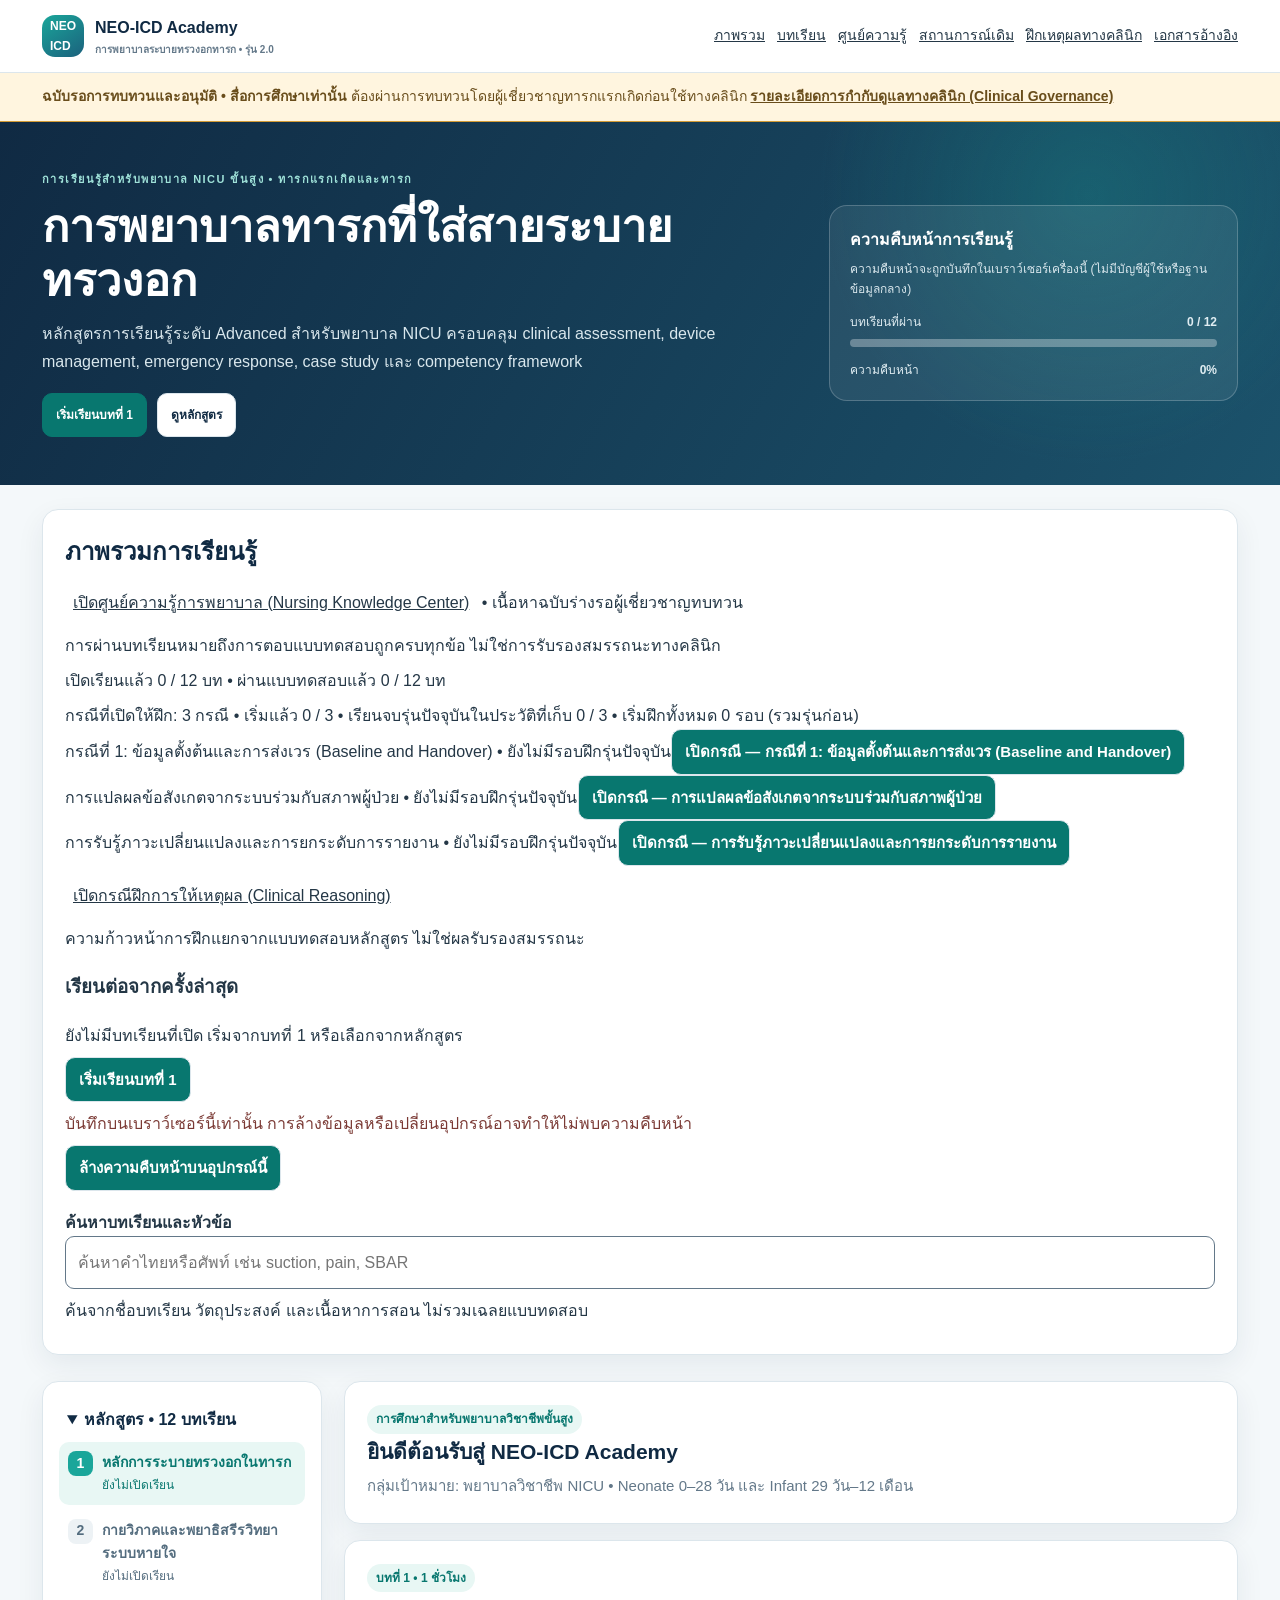
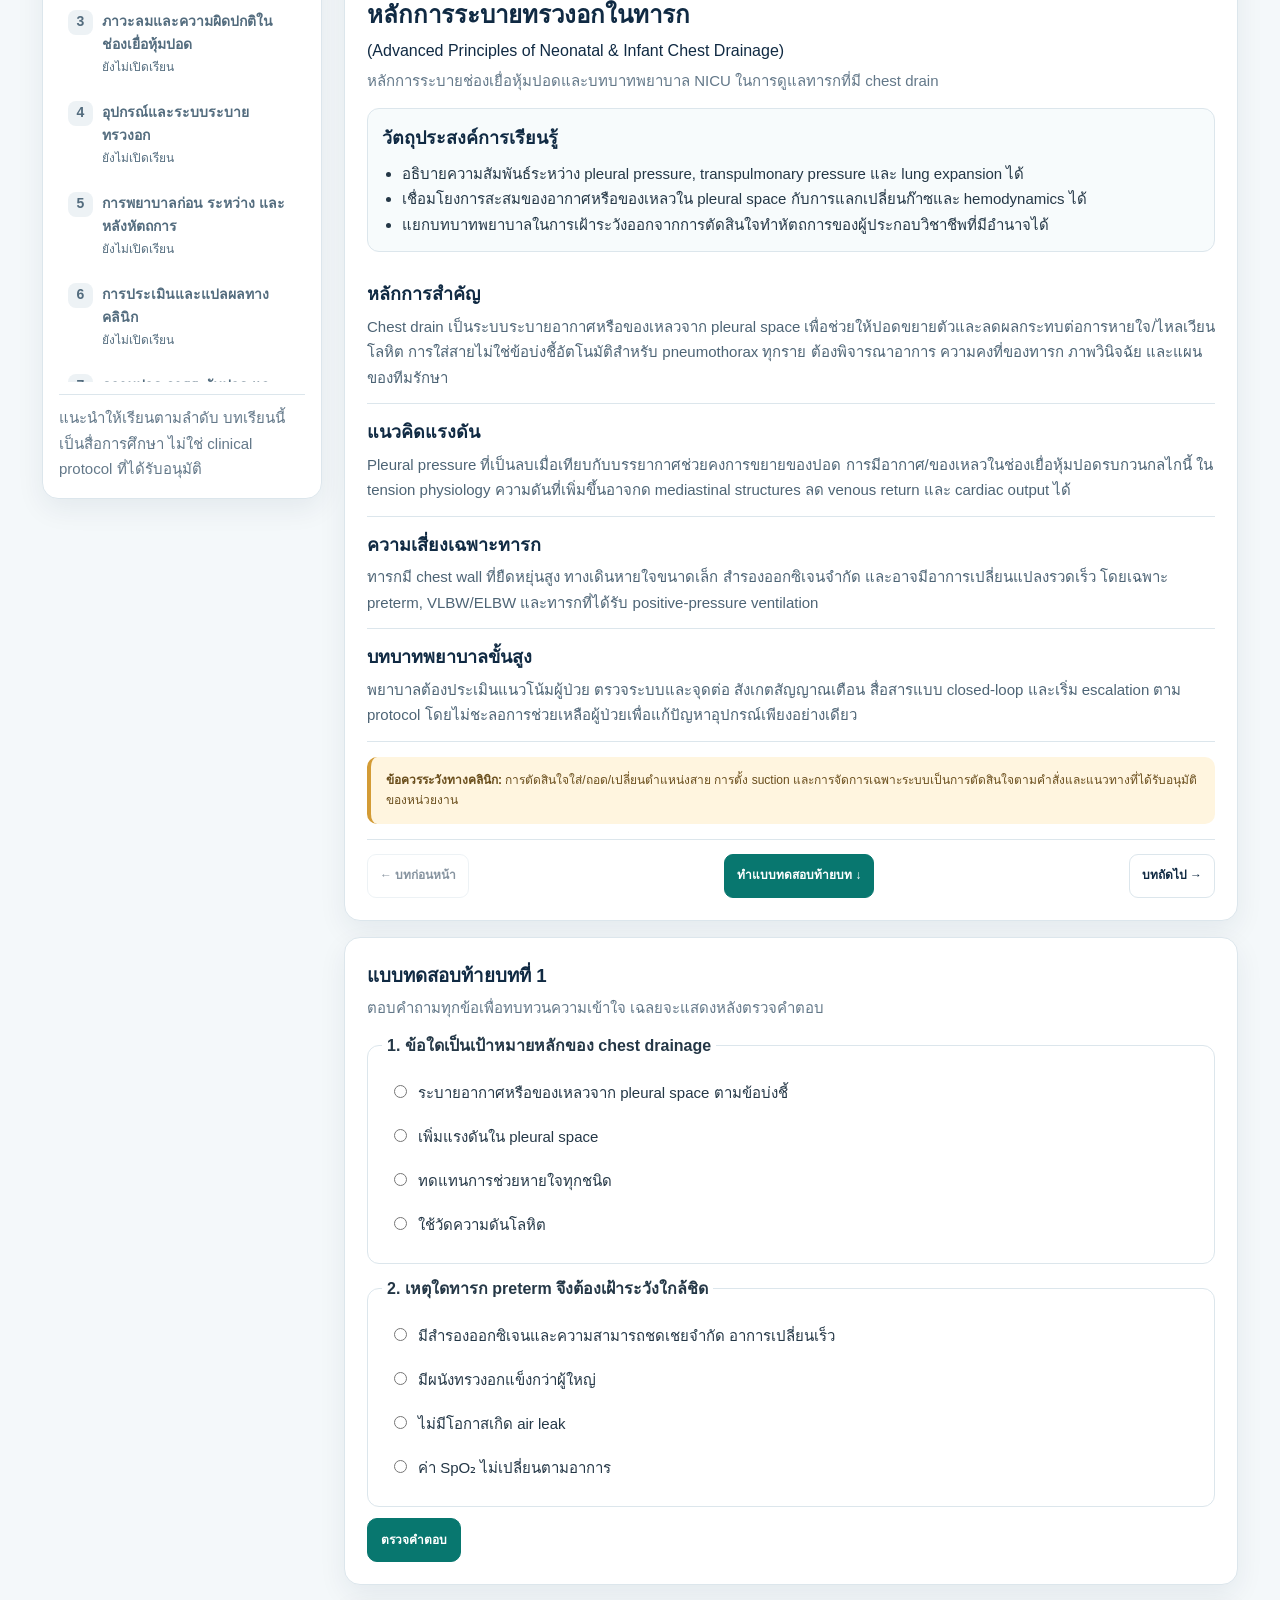
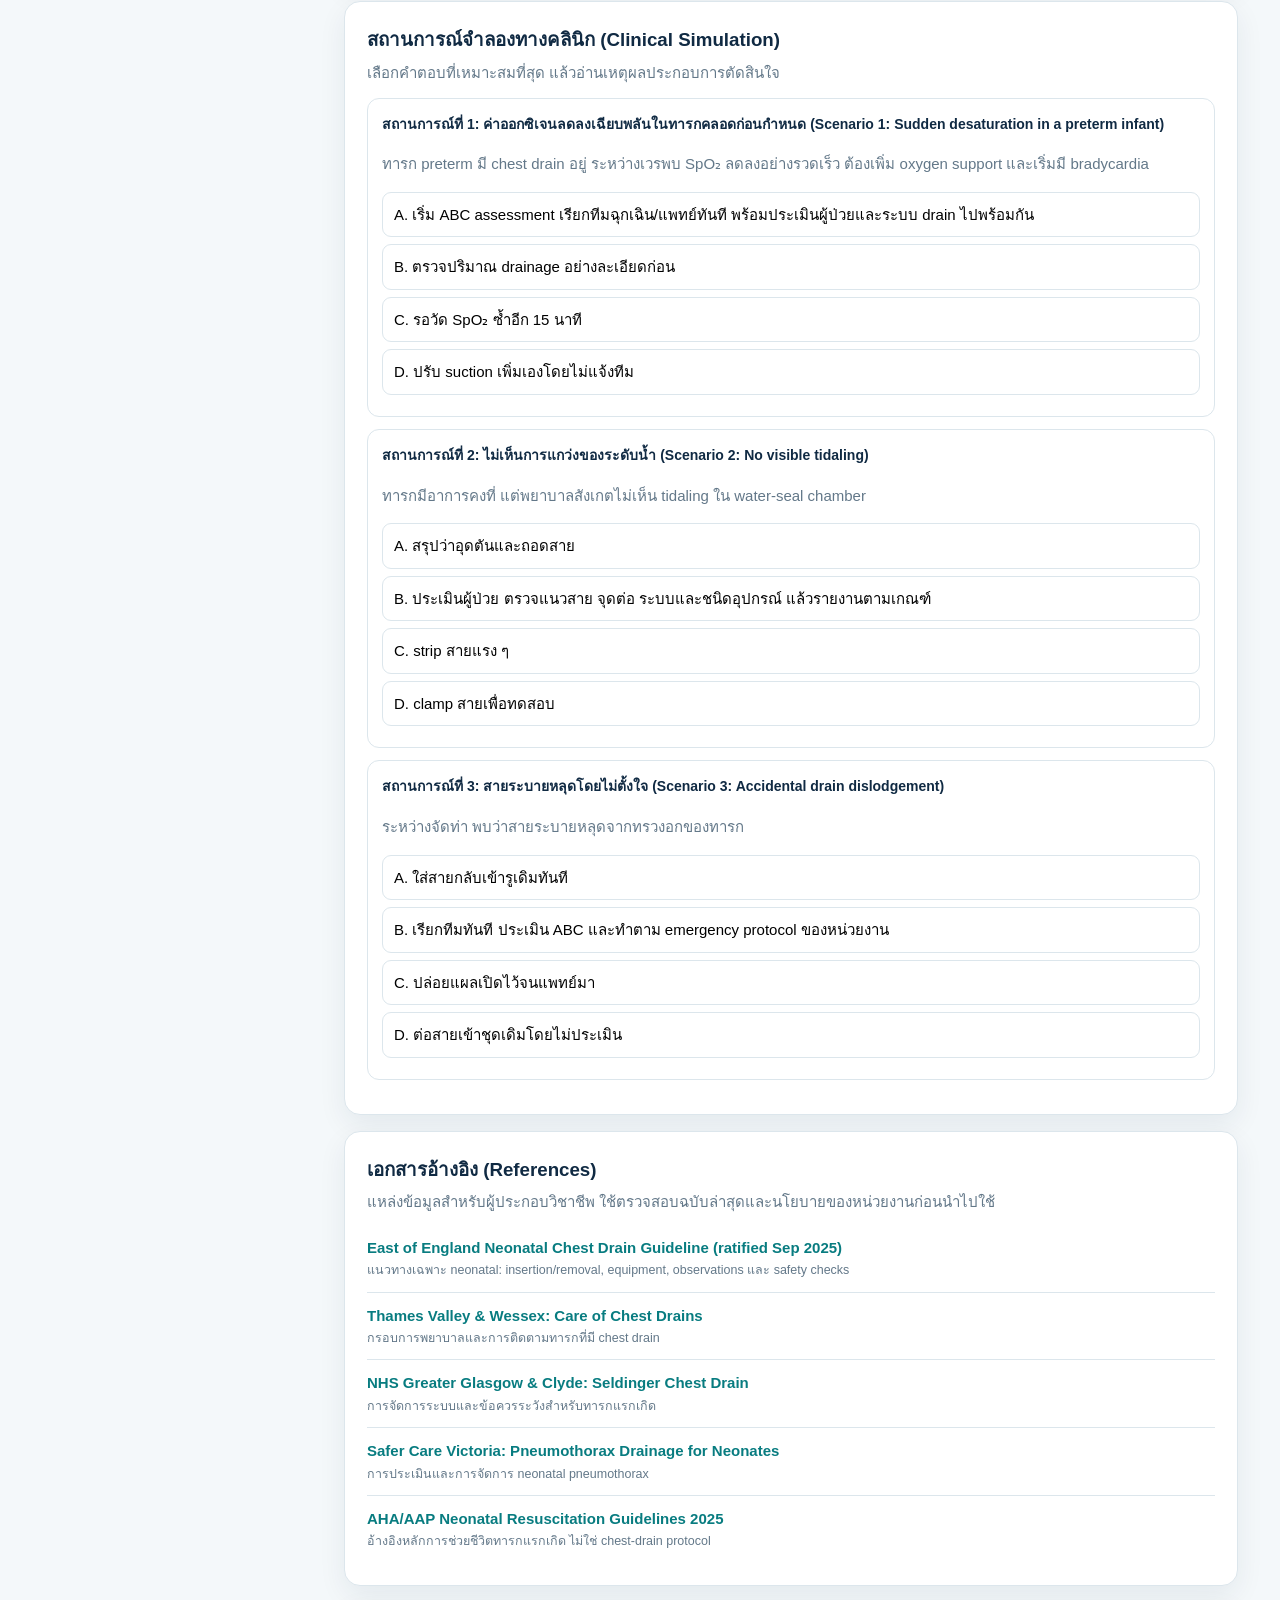
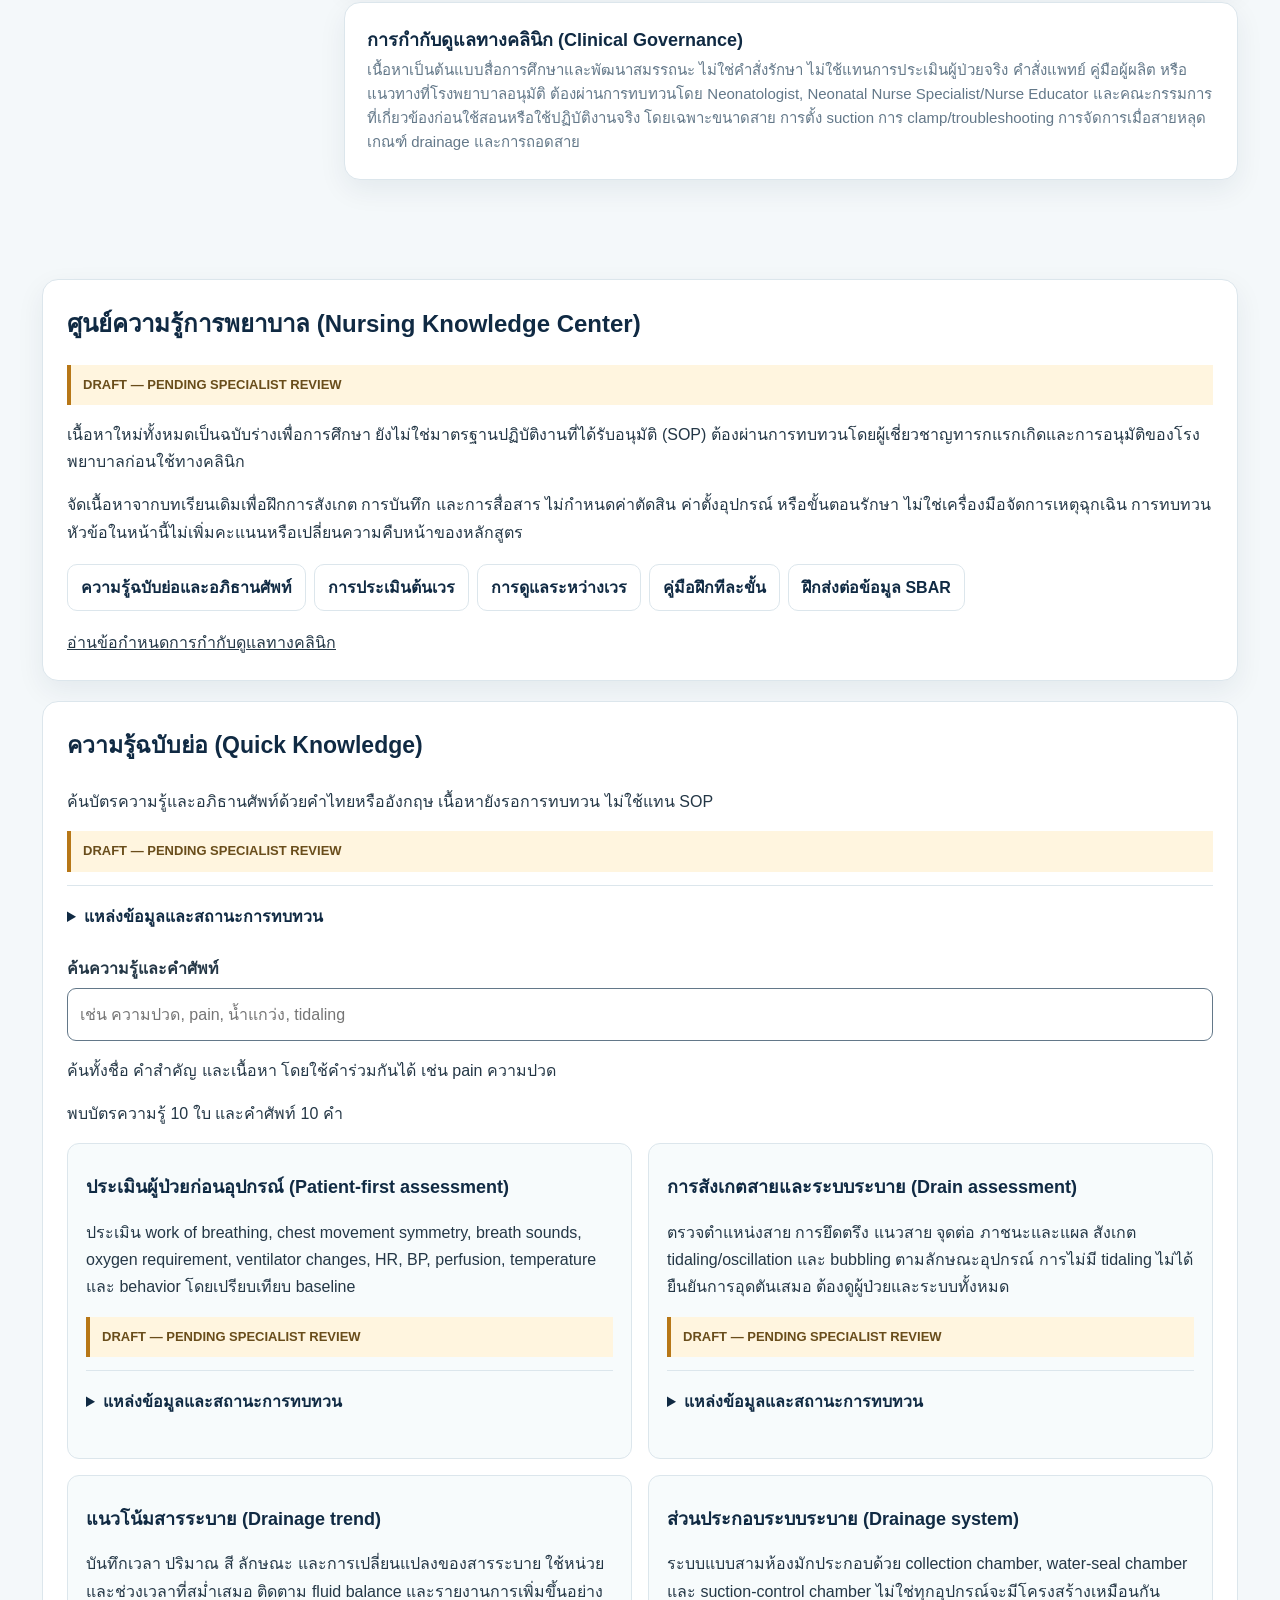
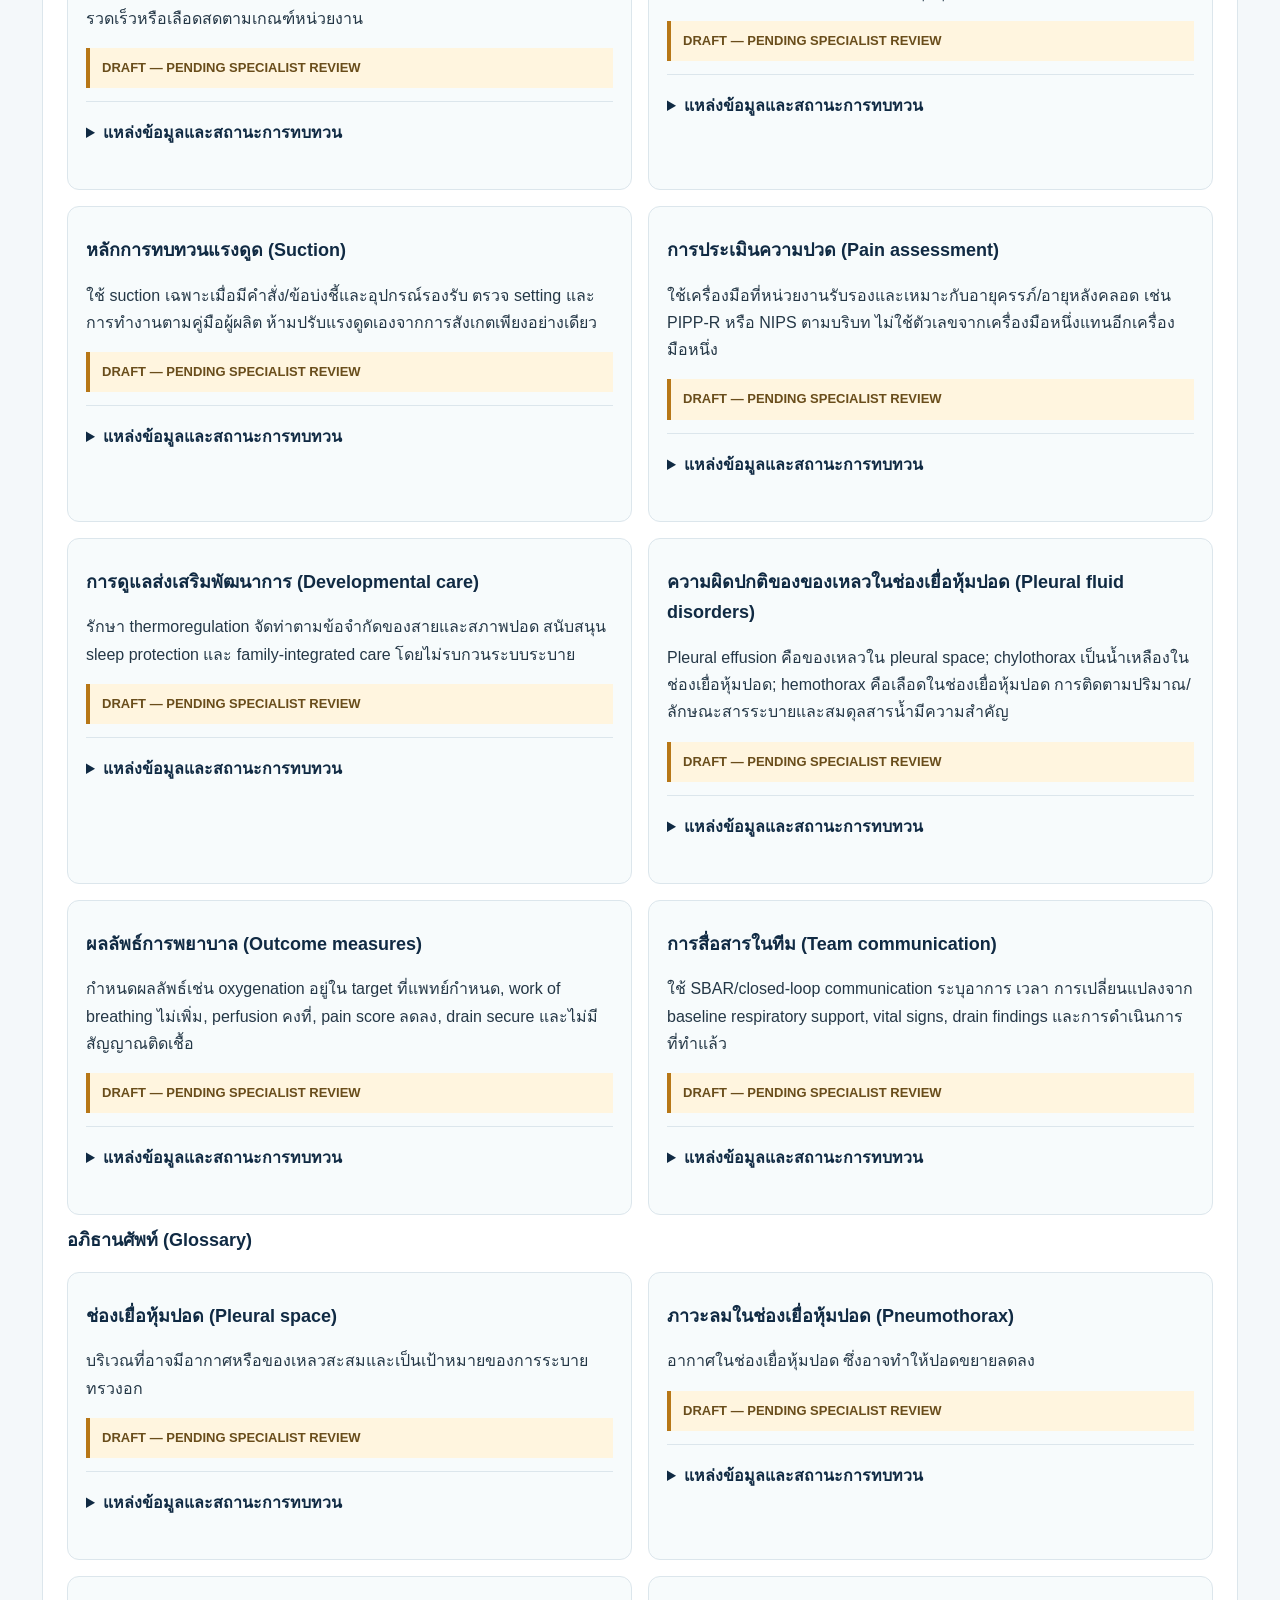
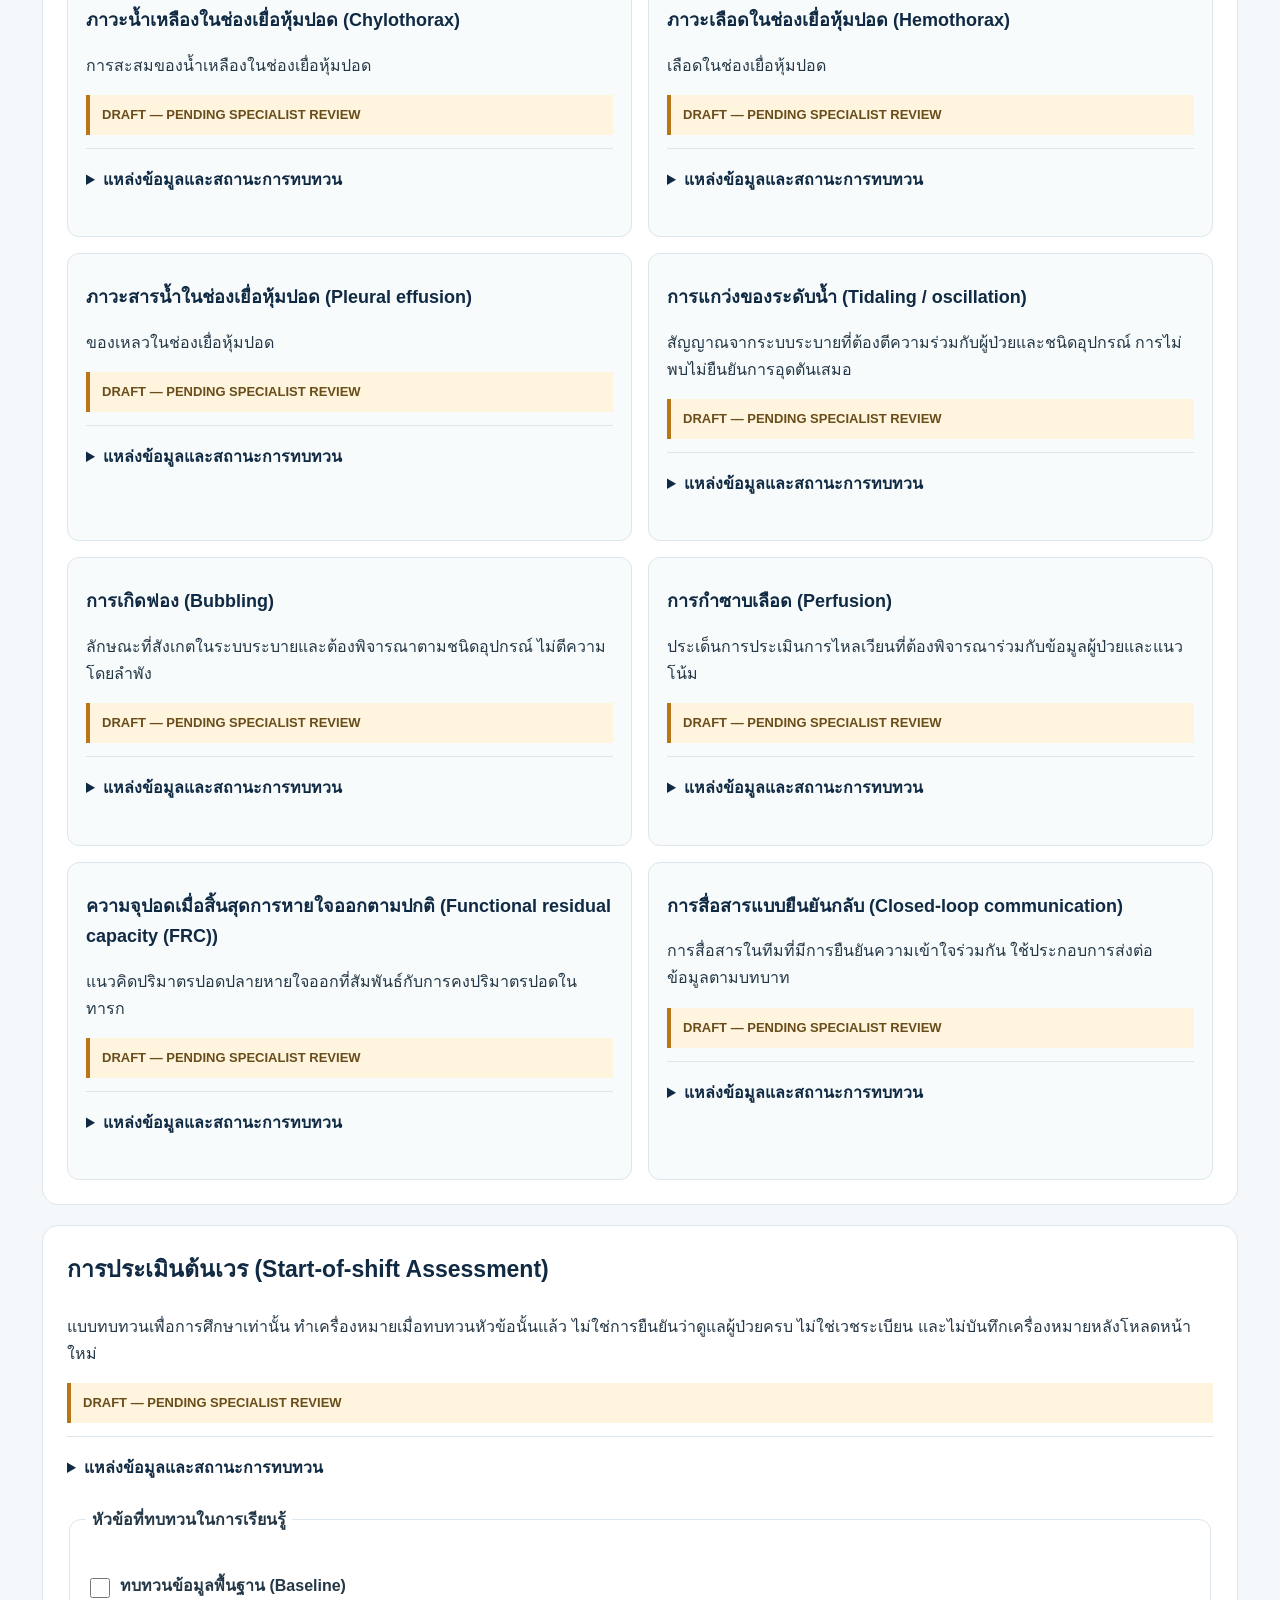
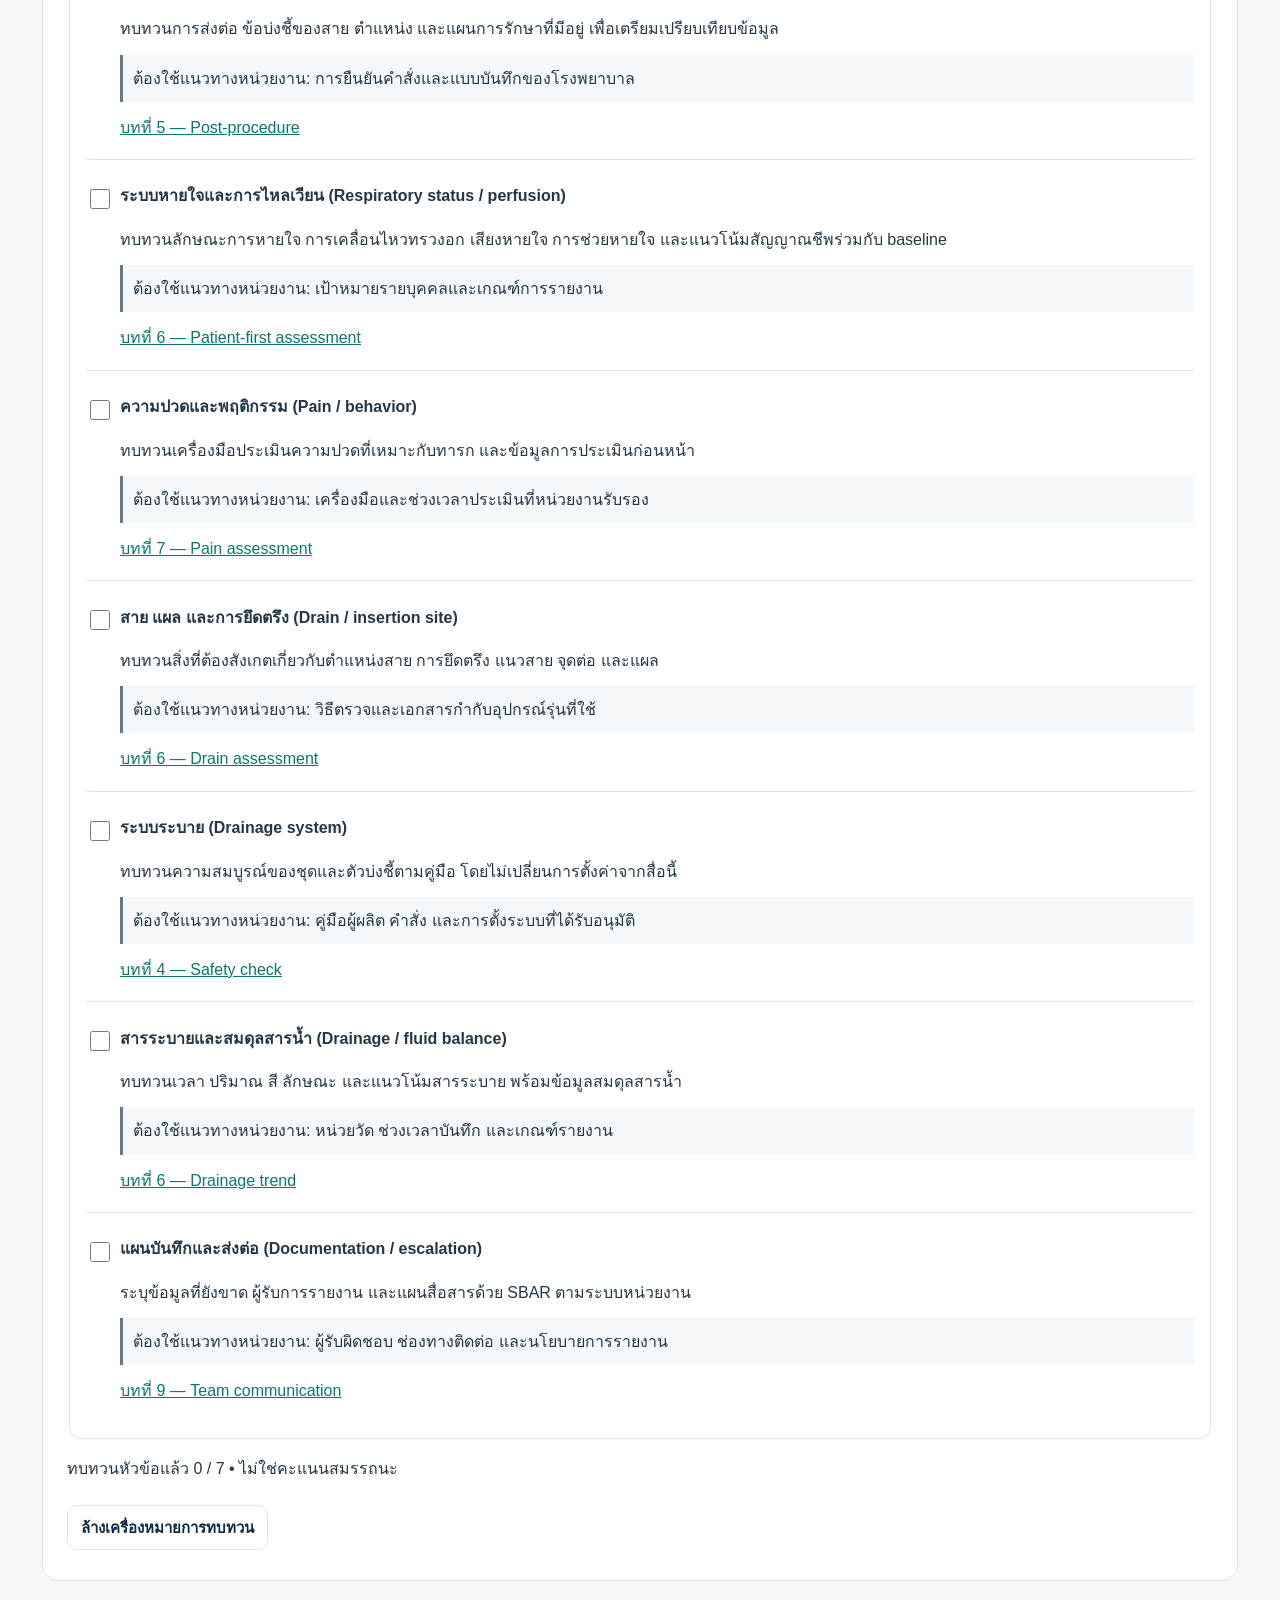
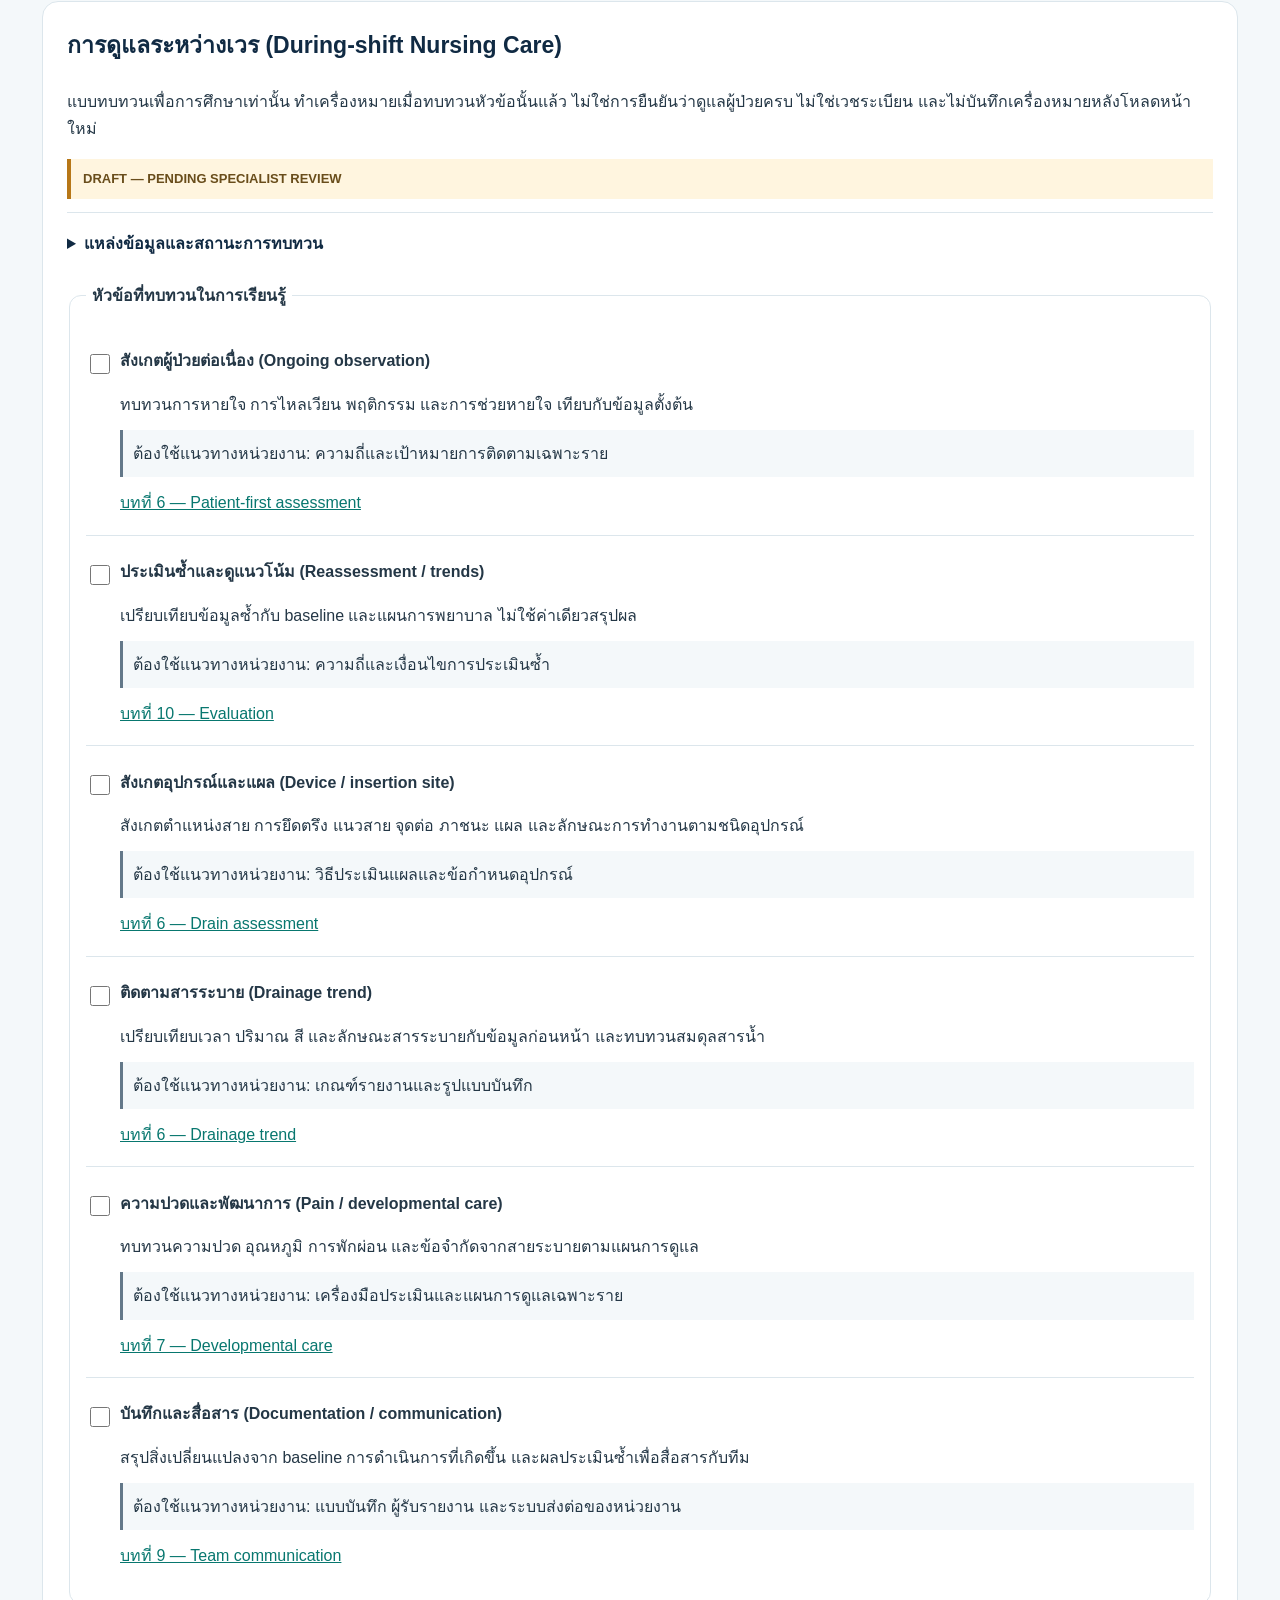
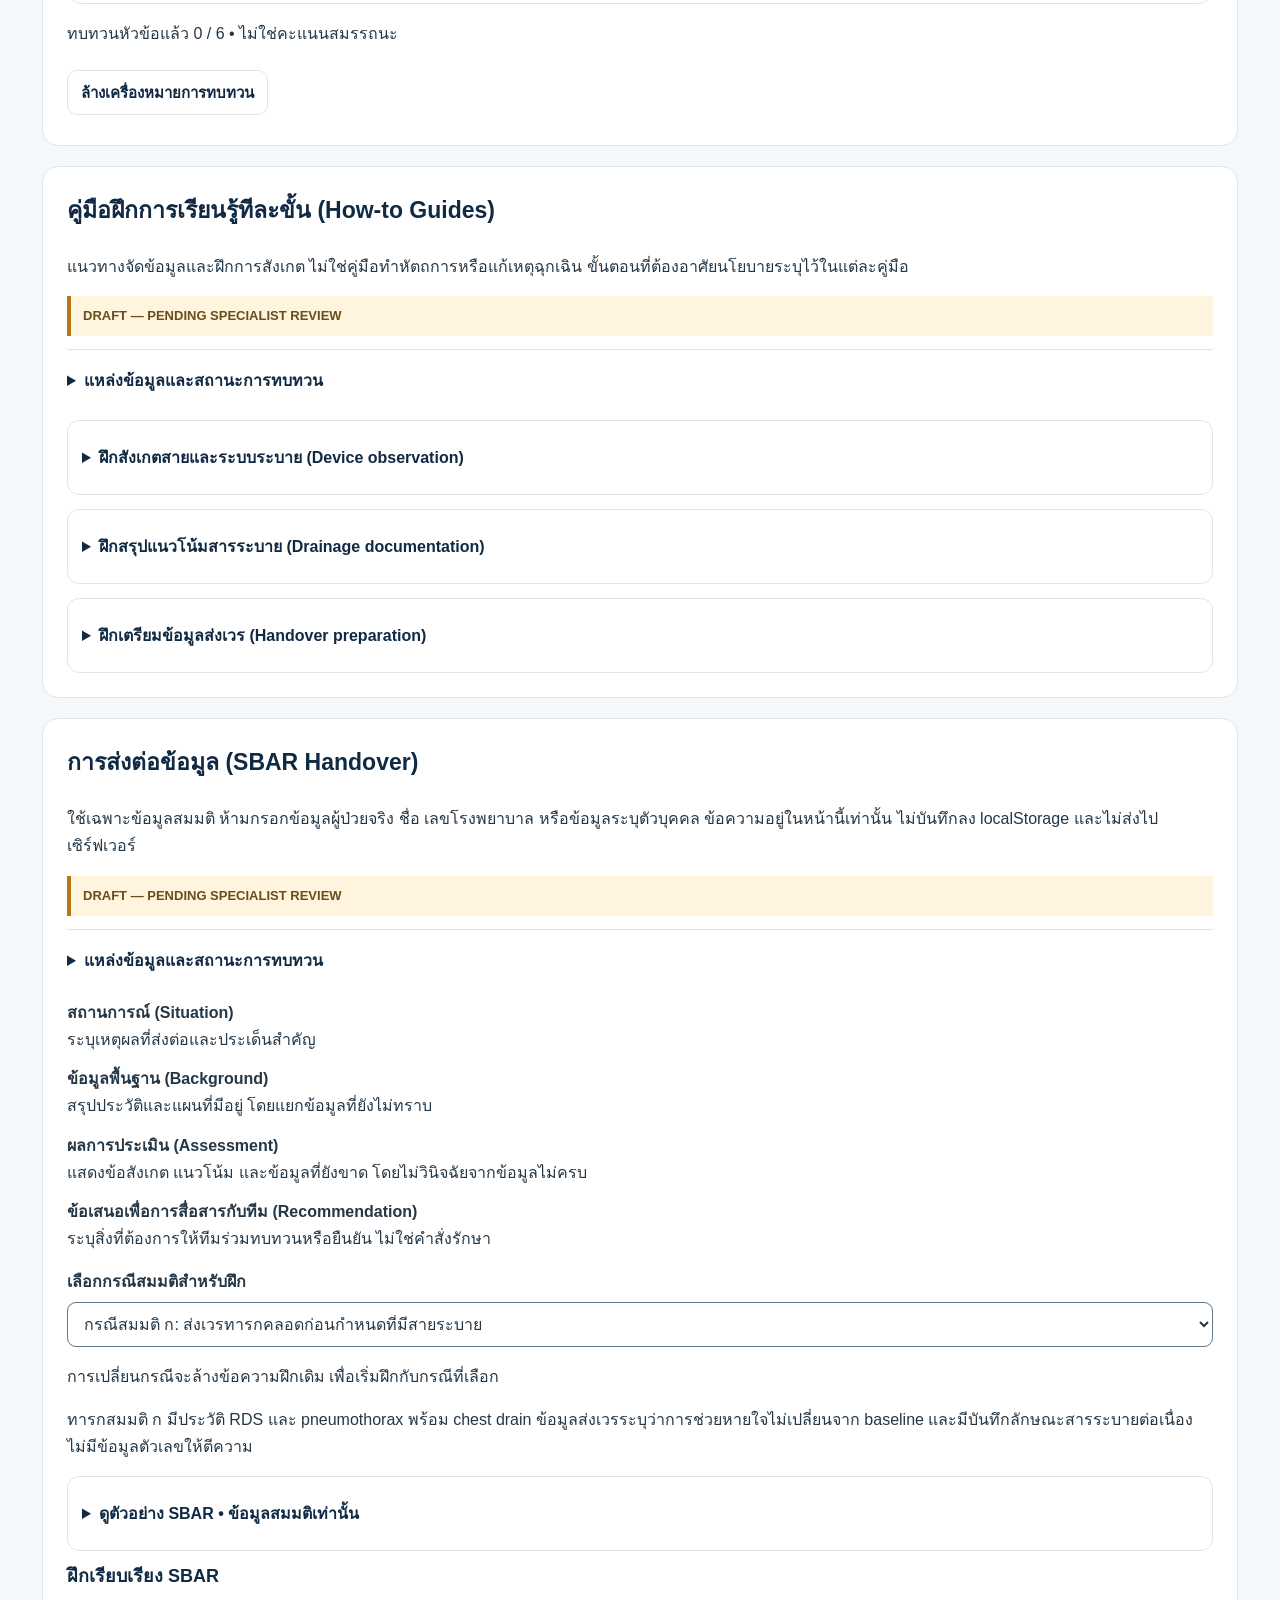
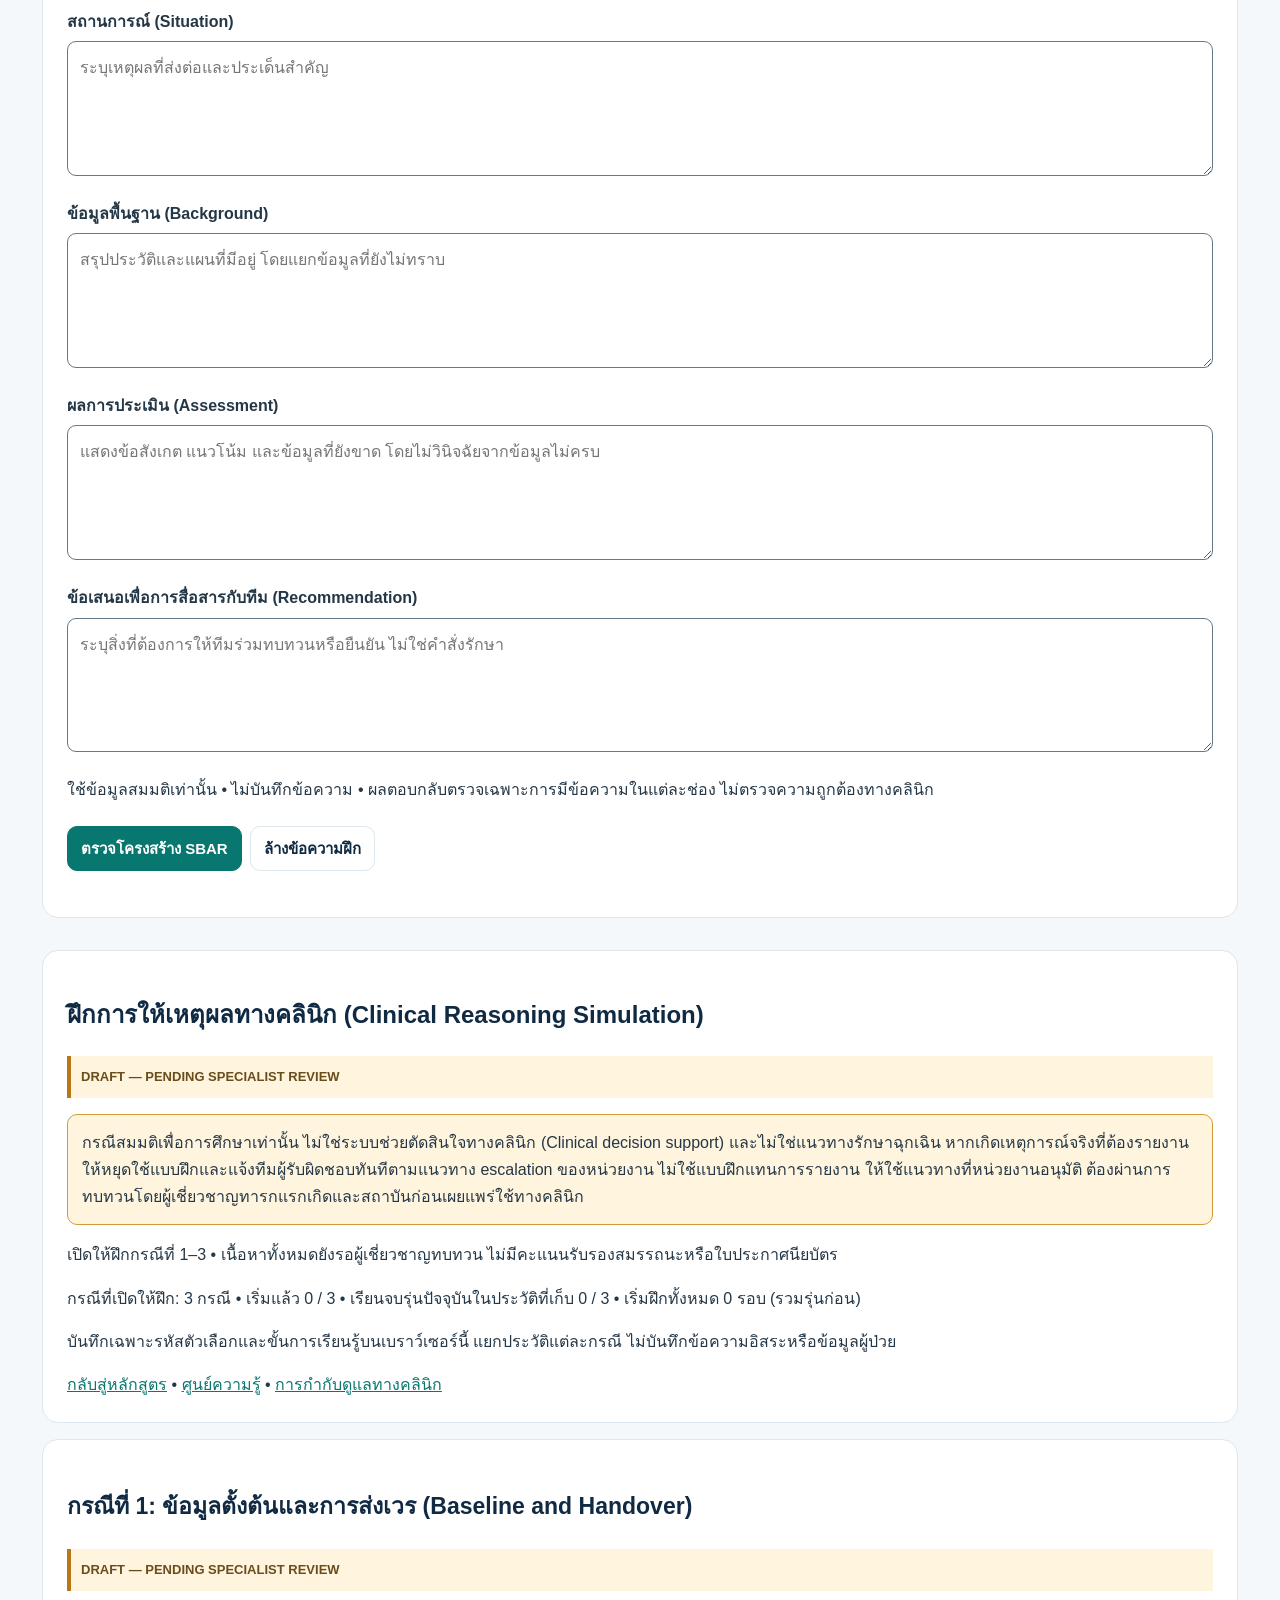
<file: index.html>
<!doctype html><html lang="th"><head><meta charset="utf-8"><meta name="viewport" content="width=device-width,initial-scale=1"><meta name="theme-color" content="#102a43"><meta name="description" content="Advanced Neonatal & Infant Chest Drainage Nursing Learning for NICU nurses"><title>NEO-ICD Academy | Advanced Neonatal Chest Drainage Nursing</title><style>
:root{--navy:#102a43;--blue:#1b4965;--teal:#1aa69a;--mint:#e8f7f4;--ink:#243746;--muted:#637889;--line:#dce6ec;--bg:#f4f8fa;--white:#fff;--amber:#fff5df;--red:#fff0ef;--shadow:0 10px 28px rgba(16,42,67,.07)}*{box-sizing:border-box}body{margin:0;background:var(--bg);color:var(--ink);font-family:Inter,"Noto Sans Thai",Tahoma,sans-serif;line-height:1.7}button{font:inherit;cursor:pointer}a{color:inherit}.shell{max-width:1240px;margin:auto;padding:0 22px}header{background:#fff;border-bottom:1px solid var(--line);position:sticky;top:0;z-index:20}.top{height:68px;display:flex;align-items:center;justify-content:space-between;gap:14px}.brand{display:flex;align-items:center;gap:11px;text-decoration:none;color:var(--navy);font-weight:900}.logo{width:42px;height:42px;border-radius:13px;background:linear-gradient(145deg,var(--teal),#1b617d);color:white;display:grid;place-items:center;font-size:12px}.brand small{display:block;font-size:10px;color:var(--muted);font-weight:600}.top button,.btn{border:1px solid var(--line);background:#fff;border-radius:10px;padding:9px 13px;color:var(--navy);font-size:12px;font-weight:800}.hero{background:radial-gradient(circle at 85% 20%,rgba(26,166,154,.25),transparent 24%),linear-gradient(120deg,#102a43,#1b526b);color:#fff;padding:48px 0}.hero-grid{display:grid;grid-template-columns:1.3fr .7fr;gap:28px;align-items:center}.eyebrow{font-size:11px;letter-spacing:.13em;color:#9fe2d9;font-weight:900}.hero h1{font-size:clamp(28px,4vw,45px);line-height:1.2;margin:12px 0}.hero p{max-width:740px;color:#d9e7ed;margin:0 0 18px}.hero-actions{display:flex;gap:10px;flex-wrap:wrap}.btn.primary{background:var(--teal);color:white;border-color:var(--teal)}.btn.light{background:white;color:var(--navy)}.hero-panel{padding:20px;border:1px solid #ffffff35;background:#ffffff12;border-radius:18px}.hero-panel p{font-size:12px;margin:5px 0}.stat{display:flex;justify-content:space-between;font-size:12px;margin-top:13px;color:#e0edf2}.bar{height:8px;border-radius:20px;background:#ffffff30;overflow:hidden;margin-top:6px}.bar span{display:block;height:100%;width:0;background:#72dfd1}.layout{display:grid;grid-template-columns:280px 1fr;gap:22px;padding-top:26px;padding-bottom:55px;align-items:start}.side,.panel{background:white;border:1px solid var(--line);border-radius:16px;box-shadow:var(--shadow)}.side{padding:16px;position:sticky;top:86px}.side h3{font-size:14px;margin:0 0 12px;color:var(--navy)}.nav{display:grid;gap:5px;max-height:68vh;overflow:auto}.nav button{border:0;background:transparent;text-align:left;padding:9px;border-radius:10px;display:flex;gap:9px;align-items:center;color:#536c7e;font-size:11px;font-weight:750}.nav button.active,.nav button:hover{background:var(--mint);color:#08776f}.n{width:25px;height:25px;flex:0 0 25px;border-radius:8px;background:#edf2f5;display:grid;place-items:center}.nav button.active .n{background:var(--teal);color:#fff}.side small{display:block;border-top:1px solid var(--line);margin-top:12px;padding-top:10px;color:var(--muted);font-size:10px}main{min-width:0}.welcome,.lesson,.quiz,.cases,.refs{padding:22px;margin-bottom:16px}.welcome h2{margin:0;color:var(--navy);font-size:21px}.welcome p{margin:3px 0;color:var(--muted);font-size:12px}.tag{display:inline-block;background:var(--mint);color:#08776f;padding:4px 9px;border-radius:99px;font-size:10px;font-weight:900}.lesson h2{font-size:24px;line-height:1.3;color:var(--navy);margin:7px 0}.intro{color:var(--muted);font-size:13px;margin:0 0 14px}.obj{background:#f7fbfc;border:1px solid var(--line);border-radius:12px;padding:14px;margin:14px 0}.obj h3,.lesson h3{font-size:15px;color:var(--navy);margin:0 0 7px}.obj li,.section p{font-size:13px}.obj ul{padding-left:20px;margin:0}.section{padding:13px 0;border-bottom:1px solid var(--line)}.section:last-child{border-bottom:0}.section h3{margin:0 0 4px}.section p{margin:0;color:#4d6475}.callout{background:#edf7fa;border-left:4px solid #3c91a5;padding:13px 15px;border-radius:10px;margin:15px 0;font-size:12px;color:#31576a}.warn{background:var(--amber);border-left-color:#d39b35;color:#694d1b}.danger{background:var(--red);border-left-color:#c65d57;color:#7b3a35}.actions{display:flex;justify-content:space-between;gap:9px;flex-wrap:wrap;border-top:1px solid var(--line);padding-top:14px;margin-top:15px}.actions button{border:1px solid var(--line);border-radius:9px;background:#fff;padding:9px 12px;color:var(--navy);font-size:12px;font-weight:800}.actions button.primary{background:var(--teal);border-color:var(--teal);color:#fff}.quiz h3,.cases h3,.refs h3{color:var(--navy);margin:0 0 4px}.quiz .muted,.cases .muted,.refs .muted{font-size:12px;color:var(--muted);margin:0 0 10px}.q{border:1px solid var(--line);border-radius:12px;padding:14px;margin:11px 0}.q strong{display:block;font-size:13px;margin-bottom:8px}.opt{display:flex;gap:8px;padding:7px;border-radius:8px;font-size:12px;cursor:pointer}.opt:hover{background:#f3f8fa}.opt input{margin-top:5px;accent-color:var(--teal)}.feedback{display:none;padding:9px 11px;border-radius:8px;font-size:11px;margin-top:8px}.feedback.show{display:block}.good{background:#e8f7ef;color:#17634e}.bad{background:#fff1e8;color:#8b4a22}.result{display:none;padding:12px;background:var(--mint);color:#145e58;border-radius:10px;font-weight:800;font-size:13px}.case{border:1px solid var(--line);border-radius:12px;padding:14px;margin:12px 0}.case h4{margin:0;color:var(--navy);font-size:14px}.case p{font-size:12px;color:var(--muted)}.case button{display:block;width:100%;text-align:left;border:1px solid var(--line);background:#fff;border-radius:9px;padding:9px 11px;margin:7px 0;font-size:12px}.case button:hover{border-color:var(--teal);background:#f4fbf9}.case-result{display:none;padding:10px;border-radius:9px;font-size:12px}.refs a{color:#087c80;font-weight:800;text-decoration:none}.refrow{padding:10px 0;border-bottom:1px solid var(--line);font-size:12px}.refrow:last-child{border:0}.refrow small{display:block;color:var(--muted)}footer{background:#0b2035;color:#c7d7e0;padding:22px 0;font-size:11px}.foot{display:flex;justify-content:space-between;gap:20px;flex-wrap:wrap}.disclaimer{font-size:11px;color:var(--muted);line-height:1.6}@media(max-width:850px){.hero-grid,.layout{grid-template-columns:1fr}.side{position:static}.nav{grid-template-columns:1fr 1fr;max-height:none}.hero{padding:36px 0}}@media(max-width:560px){.shell{padding:0 13px}.top{height:60px}.brand{font-size:12px}.top button{font-size:10px;padding:7px}.hero h1{font-size:29px}.layout{padding-top:14px}.welcome,.lesson,.quiz,.cases,.refs{padding:16px}.lesson h2{font-size:21px}.nav{grid-template-columns:1fr 1fr}}

/* Version 2: foundation and accessible navigation */
html{scroll-padding-top:110px}body{font-size:16px}button,a,input,summary{-webkit-tap-highlight-color:transparent}button,.btn,summary{min-height:44px}a:focus-visible,button:focus-visible,input:focus-visible,summary:focus-visible,[tabindex]:focus-visible{outline:3px solid #b45b00;outline-offset:4px}button:disabled{opacity:.5;cursor:default}.skip{position:fixed;top:-100px;left:12px;z-index:100;background:white;padding:12px}.skip:focus{top:8px}.top{height:auto;min-height:72px;flex-wrap:wrap;padding-top:10px;padding-bottom:10px}.top-links{display:flex;gap:12px;flex-wrap:wrap;font-size:14px}.governance-banner{background:#fff5df;color:#694d1b;border-bottom:1px solid #d39b35;padding:12px 0;font-size:14px}.governance-banner a{font-weight:800}.dashboard{padding:22px;margin:24px auto 0}.dashboard h2{margin:0 0 8px;color:var(--navy)}.dashboard p{margin:8px 0}.dashboard a{display:inline-block;padding:8px}.dashboard .btn{font-size:15px;background:#08776f;color:white}.storage-notice{color:#7b3a35}.search-box{display:block;width:100%;padding:12px;border:1px solid #637889;border-radius:9px;font:inherit;background:white}.search-label{display:block;font-weight:800;margin-top:18px}.search-results{display:grid;gap:8px;max-height:420px;overflow:auto}.search-results button{text-align:left;background:#f7fbfc;border:1px solid var(--line);border-radius:9px;padding:12px;font:inherit;color:var(--navy)}.search-results small{display:block;color:#4d6475}.nav{max-height:60vh}.nav button{font-size:14px;align-items:flex-start}.nav .status{display:block;font-size:12px;font-weight:500}.curriculum-toggle{font-weight:800;color:var(--navy);cursor:pointer;padding:8px}.lesson h2{overflow-wrap:anywhere}.lesson h2 small{display:block;font-size:16px;font-weight:500;margin-top:10px}.obj li,.section p,.intro,.opt,.case p,.case button,.q strong,.quiz .muted,.cases .muted,.refs .muted,.refrow,.disclaimer,.feedback,.case-result,.welcome p,.side small{font-size:15px}.obj h3,.lesson h3{font-size:18px}.tag{font-size:12px}.btn.primary,.actions button.primary{background:#08776f;border-color:#08776f}.q{min-inline-size:0}.q legend{font-size:16px;font-weight:800;padding:0 5px}.opt{min-height:44px;align-items:flex-start}.result{margin-top:12px}.bar{background:#ffffff50}.section,.quiz,.lesson,#governance,#dashboard,#cases,#references{scroll-margin-top:110px}.sr-only{position:absolute;width:1px;height:1px;padding:0;margin:-1px;overflow:hidden;clip:rect(0,0,0,0);white-space:nowrap;border:0}
@media(max-width:850px){.side{padding:10px}.nav{grid-template-columns:1fr;max-height:360px}.layout{gap:16px}.hero{padding:26px 0}.hero-panel{padding:16px}.dashboard{margin-top:16px}}
@media(max-width:560px){.top{min-height:60px}.top-links{gap:8px;font-size:13px}.top button{font-size:13px}.brand small{font-size:11px}.hero h1{font-size:27px}.dashboard{padding:16px}.actions button{flex:1;font-size:14px}.nav{grid-template-columns:1fr}.shell{overflow-wrap:anywhere}.hero-actions .btn{font-size:14px}}
@media(prefers-reduced-motion:reduce){html{scroll-behavior:auto!important}*,*:before,*:after{animation:none!important;transition:none!important}}
</style><link rel="stylesheet" href="knowledge-center.css"><link rel="stylesheet" href="simulation.css"></head><body><a class="skip" href="#lessonArea">ข้ามไปยังบทเรียน</a>
<header><div class="shell top"><a class="brand" href="#top"><span class="logo">NEO<br>ICD</span><span>NEO-ICD Academy<small>การพยาบาลระบายทรวงอกทารก • รุ่น 2.0</small></span></a><nav class="top-links" aria-label="เมนูหลัก"><a href="#dashboard">ภาพรวม</a><a href="#course">บทเรียน</a><a href="#knowledge-center">ศูนย์ความรู้</a><a href="#cases">สถานการณ์เดิม</a><a href="#simulation">ฝึกเหตุผลทางคลินิก</a><a href="#references">เอกสารอ้างอิง</a></nav></div></header><section class="governance-banner" aria-label="สถานะการกำกับดูแลทางคลินิก"><div class="shell"><strong>ฉบับรอการทบทวนและอนุมัติ • สื่อการศึกษาเท่านั้น</strong> ต้องผ่านการทบทวนโดยผู้เชี่ยวชาญทารกแรกเกิดก่อนใช้ทางคลินิก <a href="#governance">รายละเอียดการกำกับดูแลทางคลินิก (Clinical Governance)</a></div></section>
<section class="hero" id="top"><div class="shell hero-grid"><div><div class="eyebrow">การเรียนรู้สำหรับพยาบาล NICU ขั้นสูง • ทารกแรกเกิดและทารก</div><h1>การพยาบาลทารกที่ใส่สายระบายทรวงอก</h1><p>หลักสูตรการเรียนรู้ระดับ Advanced สำหรับพยาบาล NICU ครอบคลุม clinical assessment, device management, emergency response, case study และ competency framework</p><div class="hero-actions"><button class="btn primary" onclick="openModule(0)">เริ่มเรียนบทที่ 1</button><button class="btn light" onclick="document.getElementById('course').scrollIntoView({behavior:matchMedia('(prefers-reduced-motion: reduce)').matches?'auto':'smooth'})">ดูหลักสูตร</button></div></div><div class="hero-panel"><b>ความคืบหน้าการเรียนรู้</b><p>ความคืบหน้าจะถูกบันทึกในเบราว์เซอร์เครื่องนี้ (ไม่มีบัญชีผู้ใช้หรือฐานข้อมูลกลาง)</p><div class="stat"><span>บทเรียนที่ผ่าน</span><b id="progressText">0 / 12</b></div><div class="bar" id="progressMeter" role="progressbar" aria-label="สัดส่วนบทเรียนที่ผ่านแบบทดสอบ" aria-valuemin="0" aria-valuemax="100" aria-valuenow="0"><span id="progressBar"></span></div><div class="stat"><span>ความคืบหน้า</span><b id="doneText">0%</b></div></div></div></section>
<section class="shell" id="dashboard" aria-labelledby="dashboardTitle"><div class="panel dashboard"><h2 id="dashboardTitle">ภาพรวมการเรียนรู้</h2><p><a href="#knowledge-center">เปิดศูนย์ความรู้การพยาบาล (Nursing Knowledge Center)</a> • เนื้อหาฉบับร่างรอผู้เชี่ยวชาญทบทวน</p><p>การผ่านบทเรียนหมายถึงการตอบแบบทดสอบถูกครบทุกข้อ ไม่ใช่การรับรองสมรรถนะทางคลินิก</p><p id="learningSummary"></p><div aria-label="สรุปความก้าวหน้าการฝึก"><p id="simulationSummary">ยังไม่ได้โหลดข้อมูลการฝึก</p><a href="#simulation">เปิดกรณีฝึกการให้เหตุผล (Clinical Reasoning)</a><p>ความก้าวหน้าการฝึกแยกจากแบบทดสอบหลักสูตร ไม่ใช่ผลรับรองสมรรถนะ</p></div><h3>เรียนต่อจากครั้งล่าสุด</h3><p id="continueText"></p><button class="btn" id="continueButton" onclick="continueLearning()">เริ่มเรียน</button><p id="lastScore"></p><p id="storageNotice" class="storage-notice" role="status"></p><button class="btn" onclick="resetProgress()">ล้างความคืบหน้าบนอุปกรณ์นี้</button><label class="search-label" for="courseSearch">ค้นหาบทเรียนและหัวข้อ</label><input id="courseSearch" class="search-box" type="search" placeholder="ค้นหาคำไทยหรือศัพท์ เช่น suction, pain, SBAR" aria-describedby="searchHelp" oninput="searchCourse(this.value)"><p id="searchHelp">ค้นจากชื่อบทเรียน วัตถุประสงค์ และเนื้อหาการสอน ไม่รวมเฉลยแบบทดสอบ</p><p id="searchCount" role="status"></p><div id="searchResults" class="search-results"></div></div></section><div class="shell layout" id="course"><aside class="side"><details id="curriculumDetails" open><summary class="curriculum-toggle">หลักสูตร • 12 บทเรียน</summary><nav class="nav" id="nav" aria-label="เลือกบทเรียน"></nav></details><small>แนะนำให้เรียนตามลำดับ บทเรียนนี้เป็นสื่อการศึกษา ไม่ใช่ clinical protocol ที่ได้รับอนุมัติ</small></aside><main><section class="panel welcome"><span class="tag">การศึกษาสำหรับพยาบาลวิชาชีพขั้นสูง</span><h2>ยินดีต้อนรับสู่ NEO-ICD Academy</h2><p>กลุ่มเป้าหมาย: พยาบาลวิชาชีพ NICU • Neonate 0–28 วัน และ Infant 29 วัน–12 เดือน</p></section><div id="lessonArea" tabindex="-1" aria-label="เนื้อหาบทเรียน"></div><section class="panel cases" id="cases"><h3>สถานการณ์จำลองทางคลินิก (Clinical Simulation)</h3><p class="muted">เลือกคำตอบที่เหมาะสมที่สุด แล้วอ่านเหตุผลประกอบการตัดสินใจ</p><div id="caseArea"></div></section><section class="panel refs" id="references"><h3>เอกสารอ้างอิง (References)</h3><p class="muted">แหล่งข้อมูลสำหรับผู้ประกอบวิชาชีพ ใช้ตรวจสอบฉบับล่าสุดและนโยบายของหน่วยงานก่อนนำไปใช้</p><div class="refrow"><a href="https://eoeneonatalpccsicnetwork.nhs.uk/wp-content/uploads/2022/01/Chest-Drain-Guideline.pdf" target="_blank" rel="noopener">East of England Neonatal Chest Drain Guideline (ratified Sep 2025)</a><small>แนวทางเฉพาะ neonatal: insertion/removal, equipment, observations และ safety checks</small></div><div class="refrow"><a href="https://neonatalnetworkssoutheast.nhs.uk/professionals/guidelines/tvw-guidelines/care-of-chest-drains/" target="_blank" rel="noopener">Thames Valley & Wessex: Care of Chest Drains</a><small>กรอบการพยาบาลและการติดตามทารกที่มี chest drain</small></div><div class="refrow"><a href="https://www.rightdecisions.scot.nhs.uk/shared-content/ggc-clinical-guidelines/neonatology/seldinger-chest-drain-insertion-and-management-1056/" target="_blank" rel="noopener">NHS Greater Glasgow & Clyde: Seldinger Chest Drain</a><small>การจัดการระบบและข้อควรระวังสำหรับทารกแรกเกิด</small></div><div class="refrow"><a href="https://www.safercare.vic.gov.au/best-practice-improvement/clinical-guidance/neonatal/pneumothorax-drainage-for-neonates" target="_blank" rel="noopener">Safer Care Victoria: Pneumothorax Drainage for Neonates</a><small>การประเมินและการจัดการ neonatal pneumothorax</small></div><div class="refrow"><a href="https://publications.aap.org/pediatrics/article/157/1/e2025074352/205237/Part-5-Neonatal-Resuscitation-2025-American-Heart" target="_blank" rel="noopener">AHA/AAP Neonatal Resuscitation Guidelines 2025</a><small>อ้างอิงหลักการช่วยชีวิตทารกแรกเกิด ไม่ใช่ chest-drain protocol</small></div></section><section class="panel welcome"><h3 id="governance" style="margin:0;color:var(--navy);font-size:18px">การกำกับดูแลทางคลินิก (Clinical Governance)</h3><p class="disclaimer">เนื้อหาเป็นต้นแบบสื่อการศึกษาและพัฒนาสมรรถนะ ไม่ใช่คำสั่งรักษา ไม่ใช้แทนการประเมินผู้ป่วยจริง คำสั่งแพทย์ คู่มือผู้ผลิต หรือแนวทางที่โรงพยาบาลอนุมัติ ต้องผ่านการทบทวนโดย Neonatologist, Neonatal Nurse Specialist/Nurse Educator และคณะกรรมการที่เกี่ยวข้องก่อนใช้สอนหรือใช้ปฏิบัติงานจริง โดยเฉพาะขนาดสาย การตั้ง suction การ clamp/troubleshooting การจัดการเมื่อสายหลุด เกณฑ์ drainage และการถอดสาย</p></section></main></div>
<section class="shell knowledge-center" id="knowledge-center" aria-labelledby="knowledgeTitle"><div class="panel kc-intro"><h2 id="knowledgeTitle">ศูนย์ความรู้การพยาบาล (Nursing Knowledge Center)</h2><p class="kc-draft">DRAFT — PENDING SPECIALIST REVIEW</p><p>เนื้อหาใหม่ทั้งหมดเป็นฉบับร่างเพื่อการศึกษา ยังไม่ใช่มาตรฐานปฏิบัติงานที่ได้รับอนุมัติ (SOP) ต้องผ่านการทบทวนโดยผู้เชี่ยวชาญทารกแรกเกิดและการอนุมัติของโรงพยาบาลก่อนใช้ทางคลินิก</p><p>จัดเนื้อหาจากบทเรียนเดิมเพื่อฝึกการสังเกต การบันทึก และการสื่อสาร ไม่กำหนดค่าตัดสิน ค่าตั้งอุปกรณ์ หรือขั้นตอนรักษา ไม่ใช่เครื่องมือจัดการเหตุฉุกเฉิน การทบทวนหัวข้อในหน้านี้ไม่เพิ่มคะแนนหรือเปลี่ยนความคืบหน้าของหลักสูตร</p><nav class="kc-nav" aria-label="หมวดศูนย์ความรู้"><a href="#quick-knowledge">ความรู้ฉบับย่อและอภิธานศัพท์</a><a href="#shift-assessment">การประเมินต้นเวร</a><a href="#during-shift">การดูแลระหว่างเวร</a><a href="#how-to-guides">คู่มือฝึกทีละขั้น</a><a href="#sbar-handover">ฝึกส่งต่อข้อมูล SBAR</a></nav><a href="#governance">อ่านข้อกำหนดการกำกับดูแลทางคลินิก</a></div><div id="knowledgeContent"></div><noscript><p class="callout warn">เปิดใช้งาน JavaScript เพื่อแสดงบัตรความรู้ แบบทบทวน และแบบฝึก SBAR เนื้อหาทั้งหมดยังรอผู้เชี่ยวชาญทบทวน</p></noscript></section>
<section class="shell simulation" id="simulation" aria-labelledby="simulationTitle"><div class="sim-panel"><h2 id="simulationTitle">ฝึกการให้เหตุผลทางคลินิก (Clinical Reasoning Simulation)</h2><p class="sim-draft">DRAFT — PENDING SPECIALIST REVIEW</p><p class="sim-safety">กรณีสมมติเพื่อการศึกษาเท่านั้น ไม่ใช่ระบบช่วยตัดสินใจทางคลินิก (Clinical decision support) และไม่ใช่แนวทางรักษาฉุกเฉิน หากเกิดเหตุการณ์จริงที่ต้องรายงาน ให้หยุดใช้แบบฝึกและแจ้งทีมผู้รับผิดชอบทันทีตามแนวทาง escalation ของหน่วยงาน ไม่ใช้แบบฝึกแทนการรายงาน ให้ใช้แนวทางที่หน่วยงานอนุมัติ ต้องผ่านการทบทวนโดยผู้เชี่ยวชาญทารกแรกเกิดและสถาบันก่อนเผยแพร่ใช้ทางคลินิก</p><p>เปิดให้ฝึกกรณีที่ 1–3 • เนื้อหาทั้งหมดยังรอผู้เชี่ยวชาญทบทวน ไม่มีคะแนนรับรองสมรรถนะหรือใบประกาศนียบัตร</p><p id="simulationDashboard"></p><p id="simulationNotice" role="status"></p><p id="simulationAnnounce" class="sr-only" role="status" aria-live="polite" aria-atomic="true"></p><nav aria-label="ออกจากแบบฝึก"><a href="#course">กลับสู่หลักสูตร</a> • <a href="#knowledge-center">ศูนย์ความรู้</a> • <a href="#governance">การกำกับดูแลทางคลินิก</a></nav></div><div id="simulationContent" class="sim-panel"><p>กำลังเตรียมกรณีฝึก หากข้อมูลไม่ปรากฏ โปรดตรวจว่าไฟล์แบบฝึกโหลดครบและเปิดใช้งาน JavaScript</p></div><noscript><p class="sim-draft">ต้องเปิดใช้งาน JavaScript เพื่อใช้แบบฝึกนี้ • DRAFT — PENDING SPECIALIST REVIEW</p></noscript></section>
<footer><div class="shell foot"><div><b>NEO-ICD Academy</b><br>Advanced Neonatal & Infant Chest Drainage Nursing</div><div>ต้นแบบสื่อการศึกษา • สำหรับพยาบาล NICU<br>บันทึกความคืบหน้าเฉพาะเบราว์เซอร์นี้</div></div></footer>
<noscript><div class="shell callout warn">ต้องเปิดใช้งาน JavaScript เพื่ออ่านบทเรียน ทำแบบทดสอบ และบันทึกความคืบหน้า</div></noscript><script>
const modules=[{"title": "Advanced Principles of Neonatal & Infant Chest Drainage", "time": "1 ชั่วโมง", "intro": "หลักการระบายช่องเยื่อหุ้มปอดและบทบาทพยาบาล NICU ในการดูแลทารกที่มี chest drain", "objectives": ["อธิบายความสัมพันธ์ระหว่าง pleural pressure, transpulmonary pressure และ lung expansion ได้", "เชื่อมโยงการสะสมของอากาศหรือของเหลวใน pleural space กับการแลกเปลี่ยนก๊าซและ hemodynamics ได้", "แยกบทบาทพยาบาลในการเฝ้าระวังออกจากการตัดสินใจทำหัตถการของผู้ประกอบวิชาชีพที่มีอำนาจได้"], "sections": [["หลักการสำคัญ", "Chest drain เป็นระบบระบายอากาศหรือของเหลวจาก pleural space เพื่อช่วยให้ปอดขยายตัวและลดผลกระทบต่อการหายใจ/ไหลเวียนโลหิต การใส่สายไม่ใช่ข้อบ่งชี้อัตโนมัติสำหรับ pneumothorax ทุกราย ต้องพิจารณาอาการ ความคงที่ของทารก ภาพวินิจฉัย และแผนของทีมรักษา"], ["แนวคิดแรงดัน", "Pleural pressure ที่เป็นลบเมื่อเทียบกับบรรยากาศช่วยคงการขยายของปอด การมีอากาศ/ของเหลวในช่องเยื่อหุ้มปอดรบกวนกลไกนี้ ใน tension physiology ความดันที่เพิ่มขึ้นอาจกด mediastinal structures ลด venous return และ cardiac output ได้"], ["ความเสี่ยงเฉพาะทารก", "ทารกมี chest wall ที่ยืดหยุ่นสูง ทางเดินหายใจขนาดเล็ก สำรองออกซิเจนจำกัด และอาจมีอาการเปลี่ยนแปลงรวดเร็ว โดยเฉพาะ preterm, VLBW/ELBW และทารกที่ได้รับ positive-pressure ventilation"], ["บทบาทพยาบาลขั้นสูง", "พยาบาลต้องประเมินแนวโน้มผู้ป่วย ตรวจระบบและจุดต่อ สังเกตสัญญาณเตือน สื่อสารแบบ closed-loop และเริ่ม escalation ตาม protocol โดยไม่ชะลอการช่วยเหลือผู้ป่วยเพื่อแก้ปัญหาอุปกรณ์เพียงอย่างเดียว"]], "alert": "การตัดสินใจใส่/ถอด/เปลี่ยนตำแหน่งสาย การตั้ง suction และการจัดการเฉพาะระบบเป็นการตัดสินใจตามคำสั่งและแนวทางที่ได้รับอนุมัติของหน่วยงาน", "quiz": [{"q": "ข้อใดเป็นเป้าหมายหลักของ chest drainage", "opts": ["ระบายอากาศหรือของเหลวจาก pleural space ตามข้อบ่งชี้", "เพิ่มแรงดันใน pleural space", "ทดแทนการช่วยหายใจทุกชนิด", "ใช้วัดความดันโลหิต"], "a": 0, "why": "ระบบช่วยระบายสิ่งที่สะสมใน pleural space เพื่อสนับสนุนการขยายตัวของปอดและสรีรวิทยาที่เหมาะสม"}, {"q": "เหตุใดทารก preterm จึงต้องเฝ้าระวังใกล้ชิด", "opts": ["มีสำรองออกซิเจนและความสามารถชดเชยจำกัด อาการเปลี่ยนเร็ว", "มีผนังทรวงอกแข็งกว่าผู้ใหญ่", "ไม่มีโอกาสเกิด air leak", "ค่า SpO₂ ไม่เปลี่ยนตามอาการ"], "a": 0, "why": "ทารกโดยเฉพาะ preterm มี physiologic reserve จำกัดและอาจทรุดเร็ว"}]}, {"title": "Neonatal & Infant Respiratory Anatomy and Pathophysiology", "time": "2 ชั่วโมง", "intro": "ทบทวนโครงสร้างและสรีรวิทยาระบบหายใจที่มีผลต่อการเกิด air leak และการตอบสนองต่อ chest drainage", "objectives": ["เปรียบเทียบลักษณะระบบหายใจของ preterm, term neonate และ infant ได้", "อธิบายผลของ lung compliance, chest wall compliance และ functional residual capacity ได้", "วิเคราะห์ความสัมพันธ์ของ positive-pressure support กับ air-leak syndromes ได้"], "sections": [["พัฒนาการของปอด", "ปอดทารกคลอดก่อนกำหนดยังอยู่ระหว่างพัฒนา จำนวน/โครงสร้างถุงลมและระบบ surfactant อาจไม่สมบูรณ์ ส่งผลต่อ compliance และความเสี่ยงต่อ respiratory distress"], ["Chest wall และ FRC", "ผนังทรวงอกทารกมีความยืดหยุ่นสูงและ functional residual capacity ต่ำกว่าผู้ใหญ่ จึงมีแนวโน้มเกิด atelectasis และ desaturation ได้ง่าย การประเมินต้องดูแนวโน้มและบริบทของ respiratory support"], ["Air leak syndrome", "แรงดันทางเดินหายใจ ความไม่สม่ำเสมอของปอด และโรคพื้นฐานอาจสัมพันธ์กับ pulmonary interstitial emphysema, pneumomediastinum หรือ pneumothorax ได้ ไม่ควรสรุปสาเหตุจาก ventilator setting เพียงค่าเดียว"], ["Hemodynamic consequence", "เมื่อแรงดันในทรวงอกสูงขึ้น อาจลด venous return และ cardiac output สัญญาณที่ต้องจับตาคือ bradycardia, hypotension, poor perfusion, rising oxygen requirement และ sudden deterioration"]], "alert": "อย่าใช้ค่า vital signs หรือ oxygen saturation ค่าเดียวตัดสินความรุนแรง ให้พิจารณาแนวโน้ม การช่วยหายใจ baseline และการไหลเวียนร่วมกัน", "quiz": [{"q": "ภาวะใดทำให้ทารก preterm มีความเสี่ยงต่อ atelectasis มากขึ้น", "opts": ["FRC ต่ำและ chest wall compliance สูง", "กระดูกซี่โครงแข็งมาก", "มี alveoli สมบูรณ์กว่าผู้ใหญ่", "มี airway ใหญ่กว่า"], "a": 0, "why": "FRC ต่ำและผนังทรวงอกยืดหยุ่นสูงส่งผลต่อการคงปริมาตรปอดปลายหายใจออก"}, {"q": "สัญญาณใดอาจสะท้อนผลกระทบด้าน hemodynamics จาก tension physiology", "opts": ["Bradycardia และ poor perfusion", "ผื่นผิวหนังเฉพาะที่", "ปัสสาวะสีเข้มอย่างเดียว", "เสียงร้องดังขึ้น"], "a": 0, "why": "การลด venous return/cardiac output อาจแสดงด้วย bradycardia, hypotension และ perfusion แย่ลง"}]}, {"title": "Neonatal Pneumothorax and Pleural Disorders", "time": "3 ชั่วโมง", "intro": "จำแนกโรคและวิเคราะห์ข้อมูลเพื่อสนับสนุนการเฝ้าระวังและการสื่อสารกับทีมรักษา", "objectives": ["จำแนก pneumothorax, tension pneumothorax, pleural effusion, chylothorax และ hemothorax ได้", "ระบุปัจจัยเสี่ยงใน RDS, MAS และการใช้ respiratory support ได้", "สังเคราะห์ clinical findings และ imaging โดยไม่ใช้ผลตรวจใดผลตรวจหนึ่งแทนการประเมินผู้ป่วยได้"], "sections": [["Pneumothorax", "อากาศใน pleural space อาจทำให้ปอดขยายลดลง อาการมีตั้งแต่ไม่มีอาการจนถึง respiratory/circulatory compromise การจัดการขึ้นกับอาการ ความคงที่ และแผนแพทย์"], ["Tension pneumothorax", "เป็นภาวะคุกคามชีวิตที่แรงดันสะสมในทรวงอกส่งผลต่อการหายใจและไหลเวียน หากสงสัยจากการทรุดเฉียบพลันร่วมกับ circulatory compromise ต้องเรียกทีมฉุกเฉินและดำเนินการตาม neonatal emergency protocol โดยไม่ชะลอเพื่อรอภาพถ่ายรังสี"], ["Pleural fluid disorders", "Pleural effusion คือของเหลวใน pleural space; chylothorax เป็นน้ำเหลืองในช่องเยื่อหุ้มปอด; hemothorax คือเลือดในช่องเยื่อหุ้มปอด การติดตามปริมาณ/ลักษณะสารระบายและสมดุลสารน้ำมีความสำคัญ"], ["Diagnostic integration", "ใช้ประวัติ การตรวจร่างกาย trend ของ vital signs, blood gas และ imaging เช่น chest radiograph หรือ lung ultrasound ตามความชำนาญและระบบของหน่วยงาน ผล imaging ต้องตีความร่วมกับสภาพผู้ป่วย"]], "alert": "หากสงสัย tension pneumothorax ในทารกที่ทรุดเร็ว ให้ activate emergency response ตาม protocol ทันที ไม่รอการตรวจยืนยันที่ทำให้การรักษาล่าช้า", "quiz": [{"q": "ข้อใดเป็นลักษณะของ chylothorax", "opts": ["น้ำเหลืองสะสมใน pleural space", "อากาศใน mediastinum", "เลือดใน pericardium", "หนองในหลอดลม"], "a": 0, "why": "Chylothorax คือการสะสมของ chyle/น้ำเหลืองในช่องเยื่อหุ้มปอด"}, {"q": "ทารกมี sudden deterioration และ circulatory compromise สงสัย tension pneumothorax ควรทำอย่างไร", "opts": ["รอ chest X-ray ก่อนเรียกทีม", "เรียกทีมฉุกเฉินและทำตาม protocol ทันที", "หยุด monitor เพื่อประเมินใหม่", "ปรับ suction เองโดยไม่แจ้งทีม"], "a": 1, "why": "ภาวะ tension physiology เป็นเหตุฉุกเฉิน การตอบสนองต้องไม่ล่าช้าเพื่อรอ imaging"}]}, {"title": "Neonatal Chest Drain Equipment and Drainage Systems", "time": "2 ชั่วโมง", "intro": "เข้าใจอุปกรณ์และความแตกต่างของระบบเพื่อการตรวจสอบความปลอดภัยตามคู่มือผู้ผลิต", "objectives": ["ระบุส่วนประกอบของระบบ drainage ที่ใช้ในหน่วยงานได้", "อธิบายหลักการ one-way water seal และ suction control ได้", "ตรวจสอบระบบ สาย ข้อต่อ และการจัดวางได้อย่างเป็นระบบ"], "sections": [["ชนิดสายและระบบ", "อาจพบ small-bore/pigtail catheter หรือ chest tube ตามข้อบ่งชี้และแนวทางของทีมผู้รักษา ระบบระบายมีหลายแบบ เช่น wet/dry suction และ digital system ซึ่งมีข้อกำหนดต่างกัน"], ["องค์ประกอบพื้นฐาน", "ระบบแบบสามห้องมักประกอบด้วย collection chamber, water-seal chamber และ suction-control chamber ไม่ใช่ทุกอุปกรณ์จะมีโครงสร้างเหมือนกัน"], ["Safety check", "ตรวจความสมบูรณ์ของภาชนะ ระดับน้ำ/ตัวบ่งชี้ตามคู่มือ ความแน่นของข้อต่อ สายไม่พับงอ ไม่มี dependent loop ที่ไม่เหมาะสม ชุดอยู่ในตำแหน่งตามคู่มือ และมีการยึดป้องกันการพลิกคว่ำ"], ["Suction", "ใช้ suction เฉพาะเมื่อมีคำสั่ง/ข้อบ่งชี้และอุปกรณ์รองรับ ตรวจ setting และการทำงานตามคู่มือผู้ผลิต ห้ามปรับแรงดูดเองจากการสังเกตเพียงอย่างเดียว"]], "alert": "ห้ามสมมติว่าทุกระบบใช้ระดับน้ำหรือแรงดูดเดียวกัน ต้องยืนยันรุ่นอุปกรณ์และคู่มือของระบบที่ใช้อยู่จริง", "quiz": [{"q": "ก่อนใช้งานระบบ drainage ควรตรวจอะไรเป็นลำดับสำคัญ", "opts": ["ความสมบูรณ์ ข้อต่อ แนวสาย และการตั้งระบบตามคู่มือ", "สีสติกเกอร์อย่างเดียว", "ปรับ suction ให้สูงสุด", "วางชุดไว้บนเตียง"], "a": 0, "why": "การตรวจสอบความสมบูรณ์และการตั้งค่าตามอุปกรณ์เป็นพื้นฐานความปลอดภัย"}, {"q": "การตั้ง suction ควรอิงจากสิ่งใด", "opts": ["ความเคยชินของผู้ปฏิบัติ", "คำสั่งการรักษาและคู่มืออุปกรณ์", "น้ำหนักทารกอย่างเดียว", "ระดับ bubbling อย่างเดียว"], "a": 1, "why": "การตั้ง suction เป็นการตั้งค่าทางคลินิก ต้องอิงคำสั่งและระบบที่ใช้"}]}, {"title": "Advanced Pre-, Intra- and Post-procedure Nursing Care", "time": "2 ชั่วโมง", "intro": "บทบาทพยาบาล NICU ในการเตรียม สนับสนุนหัตถการ และประเมินหลังใส่สาย", "objectives": ["เตรียมทารกและสภาพแวดล้อมตามความเร่งด่วนและระดับการดูแลได้", "สนับสนุน aseptic technique และการเฝ้าระวังระหว่างหัตถการได้", "ประเมินหลังใส่สายและส่งต่อข้อมูลสำคัญได้"], "sections": [["Pre-procedure", "ประเมิน ABC, respiratory support, vital-sign trend, perfusion, pain, coagulation/medication ตามคำสั่ง ตรวจสอบ consent/การสื่อสารกับครอบครัวตามสถานการณ์ เตรียม monitor, emergency equipment และอุปกรณ์ตาม checklist หน่วยงาน"], ["Intra-procedure", "ช่วยจัดท่าและคง thermoregulation ใช้ aseptic technique ตามบทบาท ตรวจสอบ patient/side/time-out ตามนโยบาย เฝ้าระวัง HR, SpO₂, BP, ventilation และแจ้งการเปลี่ยนแปลงทันที"], ["Post-procedure", "ประเมินทารกและระบบระบาย ตรวจตำแหน่งสายและการยึดตรึง ประเมินแผลและ drainage ตรวจภาพยืนยันตำแหน่งตามแผน/แนวทางหน่วยงาน และบันทึกเวลา อุปกรณ์ สภาพผู้ป่วยและการตอบสนอง"], ["Family communication", "ทีมรักษาควรอธิบายเหตุผล ความเสี่ยง และแผนให้ครอบครัวทราบตามความเหมาะสม พยาบาลสนับสนุนความเข้าใจและเปิดโอกาสให้ผู้ปกครองมีส่วนร่วมอย่างปลอดภัย"]], "alert": "หัตถการใส่และถอด chest drain เป็นหัตถการของผู้ประกอบวิชาชีพที่ผ่านการฝึกและได้รับอนุญาต พยาบาลช่วยเหลือตามขอบเขตวิชาชีพและนโยบายหน่วยงาน", "quiz": [{"q": "ข้อใดเป็นองค์ประกอบสำคัญของ post-procedure assessment", "opts": ["ประเมิน ABC, vital signs, ตำแหน่งสาย แผล และระบบระบาย", "ตรวจเฉพาะปริมาณ drainage", "รอจนถึงเวรต่อไป", "ปิด monitor เมื่อสายทำงาน"], "a": 0, "why": "ต้องประเมินผู้ป่วยและระบบร่วมกันทันทีหลังหัตถการ"}, {"q": "บทบาทพยาบาลระหว่างใส่สายที่เหมาะสมคือข้อใด", "opts": ["ทำหัตถการแทนผู้ใส่สายโดยไม่มีคุณสมบัติ", "ช่วยตามขอบเขต เฝ้าระวังและรายงานการเปลี่ยนแปลง", "ปรับอุปกรณ์เองโดยไม่สื่อสาร", "ละเว้น aseptic technique"], "a": 1, "why": "พยาบาลสนับสนุนหัตถการและดูแลความปลอดภัยภายใต้ขอบเขตและนโยบาย"}]}, {"title": "Advanced Chest Drain Assessment and Clinical Interpretation", "time": "2 ชั่วโมง", "intro": "ประเมินทารกและตีความการทำงานของระบบโดยยึดผู้ป่วยเป็นศูนย์กลาง", "objectives": ["ประเมิน respiratory status และ perfusion อย่างเป็นระบบได้", "ตีความ tidaling, bubbling และ drainage ตามชนิดระบบได้", "วิเคราะห์แนวโน้มและสื่อสารความผิดปกติได้ทันเวลา"], "sections": [["Patient-first assessment", "ประเมิน work of breathing, chest movement symmetry, breath sounds, oxygen requirement, ventilator changes, HR, BP, perfusion, temperature และ behavior โดยเปรียบเทียบ baseline"], ["Drain assessment", "ตรวจตำแหน่งสาย การยึดตรึง แนวสาย จุดต่อ ภาชนะและแผล สังเกต tidaling/oscillation และ bubbling ตามลักษณะอุปกรณ์ การไม่มี tidaling ไม่ได้ยืนยันการอุดตันเสมอ ต้องดูผู้ป่วยและระบบทั้งหมด"], ["Drainage trend", "บันทึกเวลา ปริมาณ สี ลักษณะ และการเปลี่ยนแปลงของสารระบาย ใช้หน่วยและช่วงเวลาที่สม่ำเสมอ ติดตาม fluid balance และรายงานการเพิ่มขึ้นอย่างรวดเร็วหรือเลือดสดตามเกณฑ์หน่วยงาน"], ["Clinical interpretation", "แยกปัญหาผู้ป่วยออกจากปัญหาอุปกรณ์: sudden desaturation อาจมาจาก pneumothorax, airway/ventilator issue, secretion, displacement หรือสาเหตุอื่น ต้องประเมิน ABC และเรียกทีมตามความรุนแรง"]], "alert": "อย่าตีความ bubbling หรือการไม่มี tidaling โดยลำพัง และอย่าทำ stripping/milking หรือ clamp เป็นกิจวัตร", "quiz": [{"q": "ไม่พบ tidaling ในระบบ ควรสรุปว่า drain อุดตันหรือไม่", "opts": ["สรุปว่าอุดตันแน่นอน", "ไม่สรุปจากสัญญาณเดียว ประเมินผู้ป่วย ระบบและชนิดอุปกรณ์ร่วมกัน", "ถอดสายทันที", "เพิ่ม suction เอง"], "a": 1, "why": "การไม่มี tidaling อาจมีหลายสาเหตุ ต้องประเมินบริบททั้งหมด"}, {"q": "ข้อมูลใดควรบันทึก drainage trend", "opts": ["เวลา ปริมาณ สี/ลักษณะ และการเปลี่ยนแปลง", "สีอย่างเดียว", "ปริมาณรวมตอนสิ้นเดือน", "ความเห็นส่วนตัวโดยไม่วัด"], "a": 0, "why": "การบันทึกเป็นระบบช่วยให้เห็นแนวโน้มและตรวจพบการเปลี่ยนแปลงได้"}]}, {"title": "Neonatal Pain, Analgesia and Developmental Care", "time": "2 ชั่วโมง", "intro": "ดูแลความปวด ความเครียด และพัฒนาการของทารกที่มี chest drain", "objectives": ["เลือก pain assessment tool ตามประชากรและแนวทางหน่วยงานได้", "วางแผน non-pharmacological comfort measures ได้", "เฝ้าระวังผลไม่พึงประสงค์จาก analgesia/sedation ได้"], "sections": [["Pain assessment", "ใช้เครื่องมือที่หน่วยงานรับรองและเหมาะกับอายุครรภ์/อายุหลังคลอด เช่น PIPP-R หรือ NIPS ตามบริบท ไม่ใช้ตัวเลขจากเครื่องมือหนึ่งแทนอีกเครื่องมือหนึ่ง"], ["Non-pharmacological care", "พิจารณา facilitated tucking, containment, ลดแสง/เสียง, clustered care, non-nutritive sucking และการมีส่วนร่วมของผู้ปกครองตามความเหมาะสมและความปลอดภัย"], ["Pharmacological care", "ยาแก้ปวด/ยากล่อมประสาทต้องเป็นไปตามคำสั่งและ neonatal formulary เฝ้าระวัง respiratory depression, hypotension, altered alertness และผลต่อ feeding/motility ตามชนิดยา"], ["Developmental care", "รักษา thermoregulation จัดท่าตามข้อจำกัดของสายและสภาพปอด สนับสนุน sleep protection และ family-integrated care โดยไม่รบกวนระบบระบาย"]], "alert": "ห้ามให้ยา กำหนดขนาดยา หรือปรับ infusion จากบทเรียนนี้ ต้องใช้คำสั่งแพทย์และ neonatal medication policy เท่านั้น", "quiz": [{"q": "การเลือก pain scale ควรพิจารณาอะไร", "opts": ["อายุครรภ์ อายุหลังคลอด และเครื่องมือที่หน่วยงานรับรอง", "เลือกเครื่องมือใดก็ได้โดยไม่ต้องเทียบ", "ใช้ HR อย่างเดียว", "ใช้เครื่องมือผู้ใหญ่ทุกครั้ง"], "a": 0, "why": "เครื่องมือมีประชากรและการใช้งานเฉพาะ ต้องเลือกให้ตรงกับทารกและนโยบาย"}, {"q": "ข้อใดเป็น non-pharmacological comfort measure", "opts": ["Facilitated tucking ตามความเหมาะสม", "เพิ่ม suction", "clamp drain", "งด monitor"], "a": 0, "why": "Facilitated tucking และการลดสิ่งกระตุ้นเป็นแนวทาง comfort ที่อาจใช้ตามบริบท"}]}, {"title": "Complications, Device Failure and Troubleshooting", "time": "2 ชั่วโมง", "intro": "จำแนกภาวะแทรกซ้อนและตรวจสอบระบบโดยไม่ทำให้การช่วยเหลือทารกล่าช้า", "objectives": ["ระบุสัญญาณเตือนของ obstruction, dislodgement, air leak และ bleeding ได้", "วางลำดับการประเมินผู้ป่วยและระบบเมื่อเกิดปัญหาได้", "ใช้ escalation pathway และ incident reporting ได้"], "sections": [["Patient deterioration", "สัญญาณเตือน ได้แก่ sudden desaturation, rising oxygen/ventilator requirement, increased work of breathing, asymmetric chest movement, bradycardia, hypotension และ poor perfusion"], ["Device problems", "ตรวจหาสายพับงอ ถูกกดทับ ข้อต่อหลุด ระบบพลิกคว่ำหรือระดับ/การตั้งค่าผิดตามคู่มือ ตรวจอย่างเป็นระบบโดยมีผู้ช่วยเมื่อจำเป็น"], ["Bleeding / fluid loss / infection", "ประเมิน drainage ที่เพิ่มเร็วหรือเป็นเลือดสด แผลซึม บวม แดง ร้อน มีหนอง อุณหภูมิผิดปกติ และผลต่อ hemodynamics รายงานตามเกณฑ์หน่วยงาน"], ["Safe troubleshooting", "ให้ความสำคัญกับ ABC และการเรียกทีมก่อน แก้ไขเฉพาะสิ่งที่อยู่ในขอบเขตและ protocol ห้าม clamp, strip หรือ milk เป็นกิจวัตร และไม่ถอด/ใส่สายกลับเอง"]], "alert": "หากทารกไม่คงที่ ให้ activate neonatal emergency response ทันที การตรวจอุปกรณ์ต้องไม่ทำให้การช่วยเหลือผู้ป่วยล่าช้า", "quiz": [{"q": "ทารกมี desaturation เฉียบพลันและ bradycardia ควรทำสิ่งใดก่อน", "opts": ["ประเมิน ABC/เรียกทีมฉุกเฉินตาม protocol", "ตรวจปริมาณ drainage ให้เสร็จก่อน", "รอรอบ vital signs", "ปิด alarm"], "a": 0, "why": "ภาวะทรุดเฉียบพลันต้องให้ความสำคัญกับการช่วยชีวิตและ escalation ทันที"}, {"q": "ข้อใดไม่ควรทำเป็นกิจวัตรกับ chest drain", "opts": ["ตรวจแนวสายและจุดต่อ", "บันทึก drainage", "stripping/milking สายอย่างรุนแรง", "ประเมินผู้ป่วยร่วมกับระบบ"], "a": 2, "why": "การ stripping/milking อาจสร้างแรงดันที่ไม่เหมาะสมและไม่ควรทำเป็นกิจวัตร"}]}, {"title": "Emergency Response and Critical Clinical Decision-Making", "time": "2 ชั่วโมง", "intro": "ฝึกการตอบสนองต่อภาวะคุกคามชีวิตในทารกที่มี chest drain", "objectives": ["ระบุ early warning signs ของ respiratory/hemodynamic deterioration ได้", "ใช้ ABCDE และเรียกทีมช่วยเหลือตามระบบได้", "สื่อสารแบบ closed-loop และเตรียมอุปกรณ์ตามบทบาทได้"], "sections": [["Recognize and escalate", "เมื่อพบ sudden desaturation, bradycardia, hypotension, poor perfusion หรือ rapidly increasing respiratory support ให้เรียกความช่วยเหลือทันทีและเริ่มประเมิน ABC ตาม neonatal emergency protocol"], ["Suspected tension pneumothorax", "ประเมินการทรุดและสื่อสารข้อสงสัยอย่างชัดเจน เตรียมทีม/อุปกรณ์ตามแนวทาง การระบายฉุกเฉินเป็นหัตถการโดยผู้มีคุณสมบัติ ไม่ควรรอภาพถ่ายรังสีหากทีมแพทย์ประเมินว่ามี tension physiology"], ["Accidental dislodgement/disconnection", "หากสายหลุดจากตัวทารกหรือระบบแยกจากกัน ให้เรียกทีมทันที ประเมิน ABC และปฏิบัติตามขั้นตอนเฉพาะของหน่วยงาน ห้ามใส่สายกลับรูเดิมเอง การจัดการปลายสาย/แผลและการต่อระบบต้องเป็นไปตาม protocol ของอุปกรณ์และหน่วยงาน"], ["Team communication", "ใช้ SBAR/closed-loop communication ระบุอาการ เวลา การเปลี่ยนแปลงจาก baseline respiratory support, vital signs, drain findings และการดำเนินการที่ทำแล้ว"]], "alert": "ขั้นตอนฉุกเฉินกรณีสายหลุดหรือระบบแยกอาจแตกต่างตามชนิดสายและระบบระบาย ต้องใช้ algorithm ที่หน่วยงานอนุมัติ ห้ามใช้คำแนะนำทั่วไปนี้แทน protocol", "quiz": [{"q": "เมื่อสงสัย tension pneumothorax ในทารกที่ทรุดเร็ว การดำเนินการใดเหมาะสม", "opts": ["activate emergency response และดำเนินการตาม neonatal protocol", "รอภาพ X-ray โดยไม่แจ้งทีม", "เพิ่ม suction เอง", "ถอดสายออก"], "a": 0, "why": "เป็นภาวะคุกคามชีวิต ต้องเร่ง escalation และให้ทีมผู้มีคุณสมบัติดำเนินการ"}, {"q": "เมื่อ chest drain หลุดจากตัวทารก พยาบาลควรทำอย่างไร", "opts": ["ใส่สายกลับเข้ารูเดิม", "เรียกทีม ประเมิน ABC และทำตาม protocol", "ปล่อยไว้จนแพทย์ตรวจรอบ", "ต่อสายโดยไม่ประเมินทารก"], "a": 1, "why": "ห้ามใส่สายกลับเอง ต้องประเมินผู้ป่วยและใช้ emergency protocol ของหน่วยงาน"}]}, {"title": "Advanced Neonatal Nursing Care Plan and Clinical Outcomes", "time": "2 ชั่วโมง", "intro": "แปลงข้อมูลประเมินเป็นปัญหาการพยาบาล เป้าหมาย และตัวชี้วัดผลลัพธ์", "objectives": ["จัดลำดับ nursing problems จากข้อมูลจริงได้", "กำหนด outcome ที่วัดผลได้และเหมาะกับทารกได้", "ประเมินผลและปรับแผนตาม trend ได้"], "sections": [["Assessment synthesis", "รวบรวม respiratory status, perfusion, ventilator/oxygen support, drain function, pain, fluid balance, skin integrity, infection risk และ family needs"], ["ตัวอย่าง nursing problems", "อาจพิจารณา impaired gas exchange, ineffective breathing pattern, acute pain, risk for infection, risk for fluid volume imbalance และ impaired skin integrity โดยต้องอิงข้อมูลจริงและ taxonomy ที่หน่วยงานใช้"], ["Outcome measures", "กำหนดผลลัพธ์เช่น oxygenation อยู่ใน target ที่แพทย์กำหนด, work of breathing ไม่เพิ่ม, perfusion คงที่, pain score ลดลง, drain secure และไม่มีสัญญาณติดเชื้อ"], ["Evaluation", "ประเมินซ้ำตามความถี่ที่กำหนดในแผน/หน่วยงาน เปรียบเทียบกับ baseline และปรับแผนเมื่อมีการเปลี่ยนแปลง ไม่ใช้ค่าเดียวสรุปความสำเร็จ"]], "alert": "เป้าหมาย SpO₂, ventilator setting, fluid replacement และเกณฑ์รายงาน drainage ต้องอิงคำสั่งแพทย์/แนวทางเฉพาะผู้ป่วย ไม่กำหนดค่ากลางจากบทเรียนนี้", "quiz": [{"q": "การกำหนด nursing outcome ที่ดีควรเป็นอย่างไร", "opts": ["วัดผลได้ สอดคล้องกับปัญหาและแผนรักษา", "ใช้คำกว้าง ๆ เช่น ดีขึ้น", "ใช้ค่าเดียวกับผู้ป่วยทุกคน", "ไม่ต้องระบุช่วงเวลา"], "a": 0, "why": "Outcome ควรเฉพาะเจาะจง วัดผลได้ และเหมาะกับบริบทผู้ป่วย"}, {"q": "เมื่อทารกมีแนวโน้ม oxygen requirement เพิ่มขึ้น ควรทำอย่างไร", "opts": ["ประเมินซ้ำ วิเคราะห์ trend และ escalate ตามเกณฑ์", "รอจนถึงเวรหน้า", "ลดการ monitor", "สรุปว่าเป็นเรื่องปกติ"], "a": 0, "why": "แนวโน้มที่แย่ลงต้องประเมินและสื่อสารโดยไม่รอให้เกิดภาวะวิกฤต"}]}, {"title": "Chest Drain Removal, Post-removal Care and Family Education", "time": "1 ชั่วโมง", "intro": "เตรียมความพร้อมและดูแลต่อเนื่องเมื่อทีมรักษาพิจารณาถอดสายระบาย", "objectives": ["ระบุข้อมูลที่ต้องทบทวนก่อนถอดสายได้", "วางแผนการเฝ้าระวังหลังถอดสายได้", "สื่อสารข้อมูลและสัญญาณอันตรายแก่ครอบครัวได้"], "sections": [["ก่อนถอดสาย", "ทบทวนคำสั่ง/แผนแพทย์ ความคงที่ของระบบหายใจ การเปลี่ยนแปลงของ drainage, air leak และ imaging ตามเกณฑ์ของทีมรักษา ยืนยันตัวสายและตำแหน่งให้ชัดเจน"], ["ระหว่างถอด", "การถอดเป็นหัตถการของผู้มีคุณสมบัติ พยาบาลเตรียมอุปกรณ์ เฝ้าระวังสัญญาณชีพ ช่วยดูแลความปวดและปฏิบัติตาม aseptic practice/แนวทางหน่วยงาน"], ["หลังถอด", "ประเมิน respiratory effort, chest movement, SpO₂, HR, perfusion, แผลและอาการที่อาจบ่งชี้การกลับเป็นซ้ำ ตามความถี่ที่กำหนดโดยทีมรักษา"], ["Family education", "อธิบายเหตุผลของสายระบาย การดูแลแผลตามคำแนะนำ การมีส่วนร่วมอย่างปลอดภัย และสัญญาณที่ต้องแจ้งพยาบาลทันที"]], "alert": "ห้าม clamp เพื่อทดลองก่อนถอดหรือถอดสายโดยไม่มีคำสั่ง/แผนที่ชัดเจน การ clamp trial และ imaging เป็นไปตามแนวทางเฉพาะหน่วยงาน", "quiz": [{"q": "ข้อใดควรยืนยันก่อนถอด chest drain", "opts": ["คำสั่ง/แผนทีมรักษา ความคงที่และเกณฑ์ทางคลินิก", "ความสะดวกของเวร", "ไม่มี drainage 1 ชั่วโมงอย่างเดียว", "ความเห็นผู้ดูแลเพียงอย่างเดียว"], "a": 0, "why": "การถอดสายต้องอาศัยการประเมินครบถ้วนและแผนที่ชัดเจน"}, {"q": "หลังถอดสายควรเฝ้าระวังอะไร", "opts": ["อาการหายใจแย่ลงและสัญญาณการกลับเป็นซ้ำ", "เฉพาะอุณหภูมิ", "เฉพาะการขับถ่าย", "ไม่ต้อง monitor"], "a": 0, "why": "ต้องเฝ้าระวัง recurrent pneumothorax และ respiratory deterioration"}]}, {"title": "Advanced Clinical Case Study and Simulation", "time": "1 ชั่วโมง + 8 ชั่วโมงปฏิบัติ", "intro": "บูรณาการความรู้ การประเมิน การตัดสินใจ และการทำงานเป็นทีมผ่านกรณีจำลอง", "objectives": ["วิเคราะห์สถานการณ์ซับซ้อนและจัดลำดับปัญหาได้", "สาธิตการตรวจสอบระบบและการประเมินผู้ป่วยได้", "สื่อสารและตอบสนองภาวะฉุกเฉินตามบทบาทได้"], "sections": [["Case 1: Preterm with pneumothorax", "ทารก preterm มี RDS ได้รับ respiratory support และเกิด desaturation เพิ่มขึ้น ให้ผู้เรียนวิเคราะห์ baseline, differential diagnosis, drain status และ escalation"], ["Case 2: Sudden bradycardia", "ทารกที่มี chest drain เกิด bradycardia และ poor perfusion อย่างรวดเร็ว ให้ฝึก recognition, ABC, team activation และ closed-loop communication"], ["Case 3: Drain system problem", "พบ continuous bubbling หรือระบบเชื่อมต่อผิดปกติ ให้แยกผู้ป่วยไม่คงที่/คงที่ ตรวจระบบอย่างปลอดภัยและใช้ escalation pathway"], ["Case 4: Chylothorax", "ทารกมี drainage ต่อเนื่อง ให้ติดตามปริมาณ/ลักษณะสารระบาย fluid balance, nutrition plan และการสื่อสารกับทีมสหสาขา"], ["Debrief", "ใช้ plus-delta หรือ advocacy-inquiry ทบทวนการรับรู้สถานการณ์ การตัดสินใจ การสื่อสาร และระบบความปลอดภัยโดยไม่กล่าวโทษ"]], "alert": "Simulation ไม่ทดแทนการฝึกทักษะกับหุ่น/อุปกรณ์จริงและการประเมินโดยผู้ประเมินที่มีคุณสมบัติ", "quiz": [{"q": "จุดประสงค์สำคัญของ simulation debrief คืออะไร", "opts": ["ทบทวน clinical reasoning การสื่อสารและระบบความปลอดภัย", "จัดอันดับผู้เรียน", "แทนการประเมินทักษะทั้งหมด", "ทบทวนเฉพาะความจำ"], "a": 0, "why": "Debrief ช่วยให้ผู้เรียนสะท้อนการตัดสินใจและพัฒนาการทำงานเป็นทีม"}, {"q": "ทารกมีอาการทรุดร่วมกับปัญหาระบบ drain ควรให้ความสำคัญอันดับแรกกับอะไร", "opts": ["ความปลอดภัยและการประเมิน/ช่วยเหลือผู้ป่วย", "การบันทึกเอกสารก่อน", "การแก้ไขอุปกรณ์ให้เสร็จก่อนเรียกทีม", "การถ่ายภาพอุปกรณ์"], "a": 0, "why": "ผู้ป่วยมาก่อนอุปกรณ์ การประเมินและ escalation ต้องไม่ล่าช้า"}]}];
const scenarios=[{"title": "Scenario 1: Sudden desaturation in a preterm infant", "text": "ทารก preterm มี chest drain อยู่ ระหว่างเวรพบ SpO₂ ลดลงอย่างรวดเร็ว ต้องเพิ่ม oxygen support และเริ่มมี bradycardia", "opts": ["เริ่ม ABC assessment เรียกทีมฉุกเฉิน/แพทย์ทันที พร้อมประเมินผู้ป่วยและระบบ drain ไปพร้อมกัน", "ตรวจปริมาณ drainage อย่างละเอียดก่อน", "รอวัด SpO₂ ซ้ำอีก 15 นาที", "ปรับ suction เพิ่มเองโดยไม่แจ้งทีม"], "correct": 0, "why": "การทรุดเฉียบพลันและ bradycardia เป็นสัญญาณอันตราย ต้องเริ่มช่วยเหลือและ escalate ทันที การตรวจอุปกรณ์ไม่ควรทำให้การดูแลผู้ป่วยล่าช้า"}, {"title": "Scenario 2: No visible tidaling", "text": "ทารกมีอาการคงที่ แต่พยาบาลสังเกตไม่เห็น tidaling ใน water-seal chamber", "opts": ["สรุปว่าอุดตันและถอดสาย", "ประเมินผู้ป่วย ตรวจแนวสาย จุดต่อ ระบบและชนิดอุปกรณ์ แล้วรายงานตามเกณฑ์", "strip สายแรง ๆ", "clamp สายเพื่อทดสอบ"], "correct": 1, "why": "ไม่มี tidaling ไม่ได้แปลว่าอุดตันเสมอ ต้องดูผู้ป่วย ระบบและคู่มืออุปกรณ์ร่วมกัน หลีกเลี่ยงการ clamp/strip โดยไม่มีข้อบ่งชี้"}, {"title": "Scenario 3: Accidental drain dislodgement", "text": "ระหว่างจัดท่า พบว่าสายระบายหลุดจากทรวงอกของทารก", "opts": ["ใส่สายกลับเข้ารูเดิมทันที", "เรียกทีมทันที ประเมิน ABC และทำตาม emergency protocol ของหน่วยงาน", "ปล่อยแผลเปิดไว้จนแพทย์มา", "ต่อสายเข้าชุดเดิมโดยไม่ประเมิน"], "correct": 1, "why": "ห้ามใส่สายกลับเอง ต้องเรียกทีม ประเมินสภาพทารกและจัดการแผล/ระบบตาม protocol ที่หน่วยงานอนุมัติ"}];
let current=0;let completed=[];
function renderLesson(i){current=i;const m=modules[i];renderNav();document.getElementById('lessonArea').innerHTML=`<section class="panel lesson"><span class="tag">บทที่ ${i+1} • ${m.time}</span><h2 id="lessonTitle" tabindex="-1">${moduleTitles[i]}<small lang="en">(${m.title})</small></h2><p class="intro">${m.intro}</p><div class="obj"><h3>วัตถุประสงค์การเรียนรู้</h3><ul>${m.objectives.map(x=>`<li>${x}</li>`).join('')}</ul></div>${m.sections.map(s=>`<div class="section" id="topic-${i}-${m.sections.indexOf(s)}" tabindex="-1"><h3>${s[0]}</h3><p>${s[1]}</p></div>`).join('')}<div class="callout warn"><b>ข้อควรระวังทางคลินิก:</b> ${m.alert}</div><div class="actions"><button onclick="openModule(${Math.max(0,i-1)})" ${i===0?'disabled':''}>← บทก่อนหน้า</button><button class="primary" onclick="document.getElementById('quiz-${i}').scrollIntoView({behavior:matchMedia('(prefers-reduced-motion: reduce)').matches?'auto':'smooth'})">ทำแบบทดสอบท้ายบท ↓</button><button onclick="openModule(${Math.min(modules.length-1,i+1)})" ${i===modules.length-1?'disabled':''}>บทถัดไป →</button></div></section><section class="panel quiz" id="quiz-${i}"><h3>แบบทดสอบท้ายบทที่ ${i+1}</h3><p class="muted">ตอบคำถามทุกข้อเพื่อทบทวนความเข้าใจ เฉลยจะแสดงหลังตรวจคำตอบ</p>${m.quiz.map((q,qi)=>`<fieldset class="q"><legend>${qi+1}. ${q.q}</legend>${q.opts.map((o,oi)=>`<label class="opt"><input type="radio" name="q${i}-${qi}" value="${oi}"> ${o}</label>`).join('')}<div class="feedback" id="fb-${i}-${qi}"></div></fieldset>`).join('')}<button class="btn primary" onclick="grade(${i})">ตรวจคำตอบ</button> <div class="result" role="status" id="result-${i}"></div></section>`}
function grade(i){const m=modules[i];let score=0,answered=0;m.quiz.forEach((q,qi)=>{const sel=document.querySelector(`input[name="q${i}-${qi}"]:checked`);const fb=document.getElementById(`fb-${i}-${qi}`);fb.className='feedback show';if(sel){answered++;if(+sel.value===q.a){score++;fb.classList.add('good');fb.textContent='ถูกต้อง — '+q.why}else{fb.classList.add('bad');fb.textContent='ยังไม่ถูก — '+q.why}}else{fb.classList.add('bad');fb.textContent='ยังไม่ได้ตอบ — '+q.why}});const r=document.getElementById(`result-${i}`);r.style.display='block';r.textContent=`คะแนน ${score}/${m.quiz.length} • ตอบแล้ว ${answered}/${m.quiz.length} ข้อ`;if(score===m.quiz.length&&!completed.includes(i)){completed.push(i);renderNav()} state.attempts[i]=(state.attempts[i]||0)+1;state.scores[i]=score;saveState();updateProgress(); }
function renderCases(){document.getElementById('caseArea').innerHTML=scenarios.map((s,i)=>`<div class="case"><h4>${["สถานการณ์ที่ 1: ค่าออกซิเจนลดลงเฉียบพลันในทารกคลอดก่อนกำหนด","สถานการณ์ที่ 2: ไม่เห็นการแกว่งของระดับน้ำ","สถานการณ์ที่ 3: สายระบายหลุดโดยไม่ตั้งใจ"][i]} <span lang="en">(${s.title})</span></h4><p>${s.text}</p>${s.opts.map((o,j)=>`<button onclick="answerCase(${i},${j})">${String.fromCharCode(65+j)}. ${o}</button>`).join('')}<div class="case-result" role="status" id="case-${i}"></div></div>`).join('')}
function answerCase(i,j){const s=scenarios[i],el=document.getElementById('case-'+i);el.style.display='block';el.style.background=j===s.correct?'#e8f7ef':'#fff1e8';el.style.color=j===s.correct?'#17634e':'#8b4a22';el.textContent=(j===s.correct?'เหมาะสม — ':'ควรทบทวน — ')+s.why}

const moduleTitles=["หลักการระบายทรวงอกในทารก","กายวิภาคและพยาธิสรีรวิทยาระบบหายใจ","ภาวะลมและความผิดปกติในช่องเยื่อหุ้มปอด","อุปกรณ์และระบบระบายทรวงอก","การพยาบาลก่อน ระหว่าง และหลังหัตถการ","การประเมินและแปลผลทางคลินิก","ความปวด การระงับปวด และการดูแลส่งเสริมพัฒนาการ","ภาวะแทรกซ้อนและปัญหาอุปกรณ์","การตอบสนองต่อภาวะฉุกเฉิน","แผนการพยาบาลและผลลัพธ์","การถอดสาย การดูแลหลังถอด และครอบครัว","กรณีศึกษาและสถานการณ์จำลอง"];
const STORAGE_KEY='neoIcdV2';
let storageProblem='';
function readStorage(key){try{const raw=localStorage.getItem(key);return raw===null?null:JSON.parse(raw)}catch(e){storageProblem='อ่านข้อมูลที่บันทึกไม่ได้หรือข้อมูลไม่สมบูรณ์ ระบบยังใช้งานได้ในครั้งนี้';return null}}
function validIndex(i){return Number.isInteger(i)&&i>=0&&i<modules.length}
function indices(value){return Array.isArray(value)?[...new Set(value.filter(validIndex))]:[]}
const saved=readStorage(STORAGE_KEY);
const legacy=indices(readStorage('neoIcdDone'));
let state={version:2,completed:indices(saved?.completed),visited:indices(saved?.visited),last:validIndex(saved?.last)?saved.last:null,answers:{},scores:{},attempts:{}};
completed=indices([...legacy,...state.completed]);
state.visited=indices([...state.visited,...completed]);
for(let i=0;i<modules.length;i++){
 const choices=saved?.answers?.[i];
 if(Array.isArray(choices))state.answers[i]=modules[i].quiz.map((q,j)=>Number.isInteger(choices[j])&&choices[j]>=0&&choices[j]<q.opts.length?choices[j]:null);
 const score=saved?.scores?.[i],attempts=saved?.attempts?.[i];
 if(Number.isInteger(score)&&score>=0&&score<=modules[i].quiz.length)state.scores[i]=score;
 if(Number.isSafeInteger(attempts)&&attempts>=0)state.attempts[i]=attempts;
}
function storageNotice(){document.getElementById('storageNotice').textContent=storageProblem||'บันทึกบนเบราว์เซอร์นี้เท่านั้น การล้างข้อมูลหรือเปลี่ยนอุปกรณ์อาจทำให้ไม่พบความคืบหน้า';}
function saveState(){state.completed=completed;try{localStorage.setItem(STORAGE_KEY,JSON.stringify(state));localStorage.setItem('neoIcdDone',JSON.stringify(completed));storageProblem=''}catch(e){storageProblem='บันทึกความคืบหน้าไม่ได้ ข้อมูลจะคงอยู่เฉพาะการใช้งานครั้งนี้ กรุณาตรวจการตั้งค่าพื้นที่จัดเก็บของเบราว์เซอร์'}storageNotice()}
function moduleStatus(i){return completed.includes(i)?'ผ่านแบบทดสอบแล้ว':state.visited.includes(i)?'เคยเปิดเรียนแล้ว':'ยังไม่เปิดเรียน'}
function renderNav(){document.getElementById('nav').innerHTML=modules.map((m,i)=>'<button '+(i===current?'class="active" aria-current="page"':'')+' onclick="openModule('+i+')"><span class="n">'+(i+1)+'</span><span>'+moduleTitles[i]+'<span class="status">'+moduleStatus(i)+'</span></span></button>').join('');updateProgress()}
function updateProgress(){const n=completed.length,p=Math.round(n/modules.length*100);document.getElementById('progressText').textContent=n+' / '+modules.length;document.getElementById('doneText').textContent=p+'%';document.getElementById('progressBar').style.width=p+'%';document.getElementById('progressMeter').setAttribute('aria-valuenow',p);document.getElementById('learningSummary').textContent='เปิดเรียนแล้ว '+state.visited.length+' / 12 บท • ผ่านแบบทดสอบแล้ว '+n+' / 12 บท';const last=state.last;document.getElementById('continueText').textContent=last===null?'ยังไม่มีบทเรียนที่เปิด เริ่มจากบทที่ 1 หรือเลือกจากหลักสูตร': 'บทที่ '+(last+1)+' — '+moduleTitles[last]+' • '+moduleStatus(last);document.getElementById('continueButton').textContent=last===null?'เริ่มเรียนบทที่ 1':'เรียนต่อบทที่ '+(last+1);document.getElementById('lastScore').textContent=last!==null&&Object.hasOwn(state.scores,last)?'ผลตรวจล่าสุดของบทนี้: '+state.scores[last]+'/'+modules[last].quiz.length+' • ตรวจแล้ว '+(state.attempts[last]||0)+' ครั้ง':'';storageNotice()}
function captureAnswers(){if(!validIndex(current)||!document.getElementById('quiz-'+current))return;state.answers[current]=modules[current].quiz.map((q,j)=>{const input=document.querySelector('input[name="q'+current+'-'+j+'"]:checked');return input?Number(input.value):null})}
function openModule(i,topic=null,navigate=true){if(!validIndex(i))return;captureAnswers();current=i;if(!state.visited.includes(i))state.visited.push(i);state.last=i;renderLesson(i);(state.answers[i]||[]).forEach((choice,j)=>{if(choice!==null){const input=document.querySelector('input[name="q'+i+'-'+j+'"][value="'+choice+'"]');if(input)input.checked=true}});saveState();updateProgress();if(navigate){const hash='#module-'+(i+1)+(Number.isInteger(topic)?'-topic-'+topic:'');if(location.hash!==hash)history.pushState(null,'',hash);const target=document.getElementById(Number.isInteger(topic)?'topic-'+i+'-'+topic:'lessonTitle')||document.getElementById('lessonTitle');target.focus({preventScroll:true});target.scrollIntoView({behavior:matchMedia('(prefers-reduced-motion: reduce)').matches?'auto':'smooth',block:'start'});if(matchMedia('(max-width:850px)').matches)document.getElementById('curriculumDetails').open=false}}
function continueLearning(){openModule(state.last??0)}
function searchCourse(query){const results=document.getElementById('searchResults');results.replaceChildren();const terms=query.normalize('NFKC').toLocaleLowerCase('th').trim().split(/\s+/).filter(Boolean);if(!terms.length){document.getElementById('searchCount').textContent='';return}let count=0;function match(text){const normalized=text.normalize('NFKC').toLocaleLowerCase('th');return terms.every(t=>normalized.includes(t))}modules.forEach((m,i)=>{const hits=[];if(match([moduleTitles[i],m.title,m.intro,...m.objectives].join(' ')))hits.push({topic:null,title:moduleTitles[i],detail:'ภาพรวมบทที่ '+(i+1)});m.sections.forEach((s,j)=>{if(match(s.join(' ')))hits.push({topic:j,title:s[0],detail:'บทที่ '+(i+1)+' — '+moduleTitles[i]})});hits.forEach(hit=>{count++;const button=document.createElement('button'),title=document.createElement('span'),detail=document.createElement('small');title.textContent=hit.title;detail.textContent=hit.detail;button.append(title,detail);button.addEventListener('click',()=>openModule(i,hit.topic));results.append(button)})});document.getElementById('searchCount').textContent=count?'พบ '+count+' รายการ':'ไม่พบผลลัพธ์ ลองใช้คำสั้นลงหรือศัพท์ภาษาอังกฤษ'}
function resetProgress(){if(!confirm('ต้องการล้างความคืบหน้า คำตอบ และผลแบบทดสอบทั้งหมดบนเบราว์เซอร์นี้หรือไม่?'))return;completed=[];state={version:2,completed:[],visited:[],last:null,answers:{},scores:{},attempts:{}};current=0;renderLesson(0);history.replaceState(null,'','#dashboard');saveState();updateProgress();document.getElementById('dashboardTitle').setAttribute('tabindex','-1');document.getElementById('dashboardTitle').focus();}
function routeModule(){const match=location.hash.match(/^#module-(\d+)(?:-topic-(\d+))?$/);if(match&&validIndex(Number(match[1])-1))openModule(Number(match[1])-1,match[2]===undefined?null:Number(match[2]),false)}
document.getElementById('lessonArea').addEventListener('change',event=>{if(event.target.matches('input[type="radio"]')){captureAnswers();document.getElementById('result-'+current).style.display='none';modules[current].quiz.forEach((q,j)=>{document.getElementById('fb-'+current+'-'+j).className='feedback'});saveState()}});
window.addEventListener('popstate',routeModule);
window.addEventListener('hashchange',routeModule);
renderCases();current=state.last??0;renderLesson(current);(state.answers[current]||[]).forEach((choice,j)=>{if(choice!==null){const input=document.querySelector('input[name="q'+current+'-'+j+'"][value="'+choice+'"]');if(input)input.checked=true}});updateProgress();routeModule();
if(matchMedia('(max-width:850px)').matches)document.getElementById('curriculumDetails').open=false;

</script><script src="knowledge-center.js"></script><script src="simulation-content.js"></script><script src="simulation-storage.js"></script><script src="simulation-engine.js"></script></body></html>
</file>
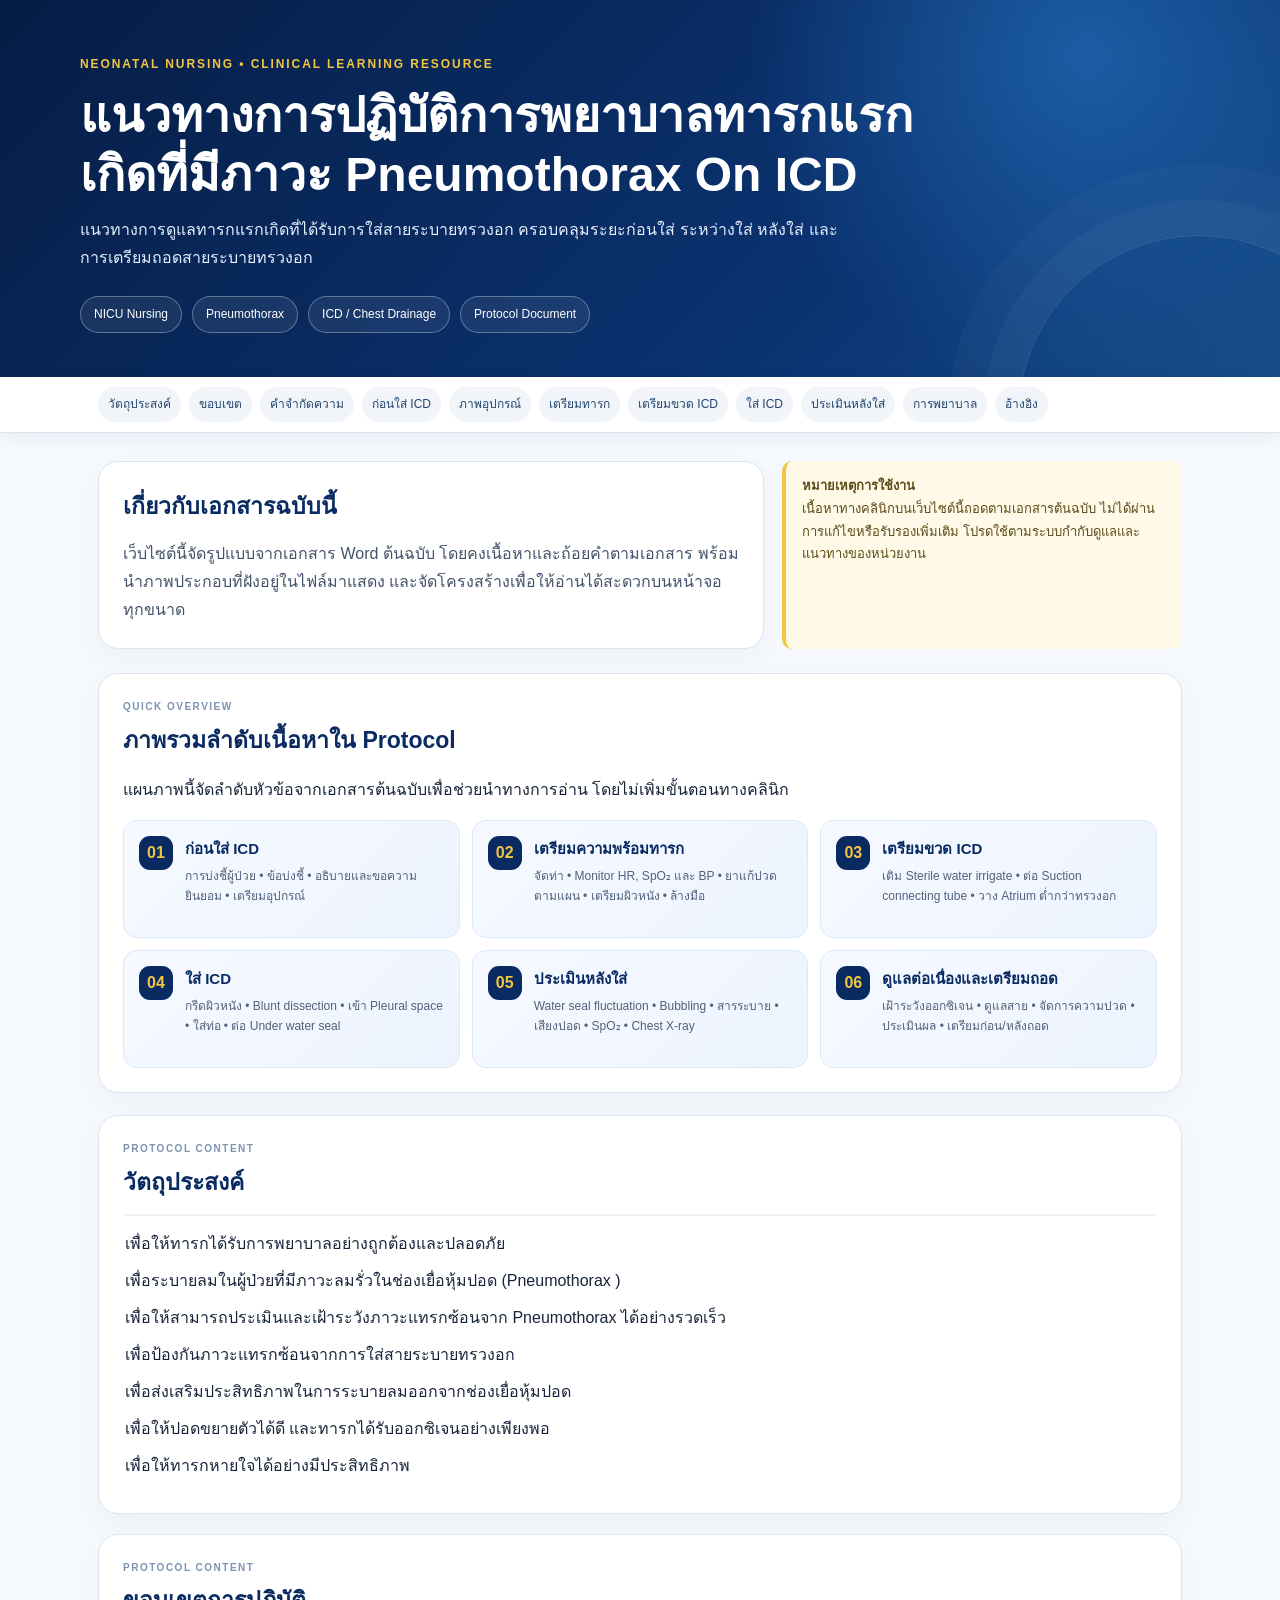
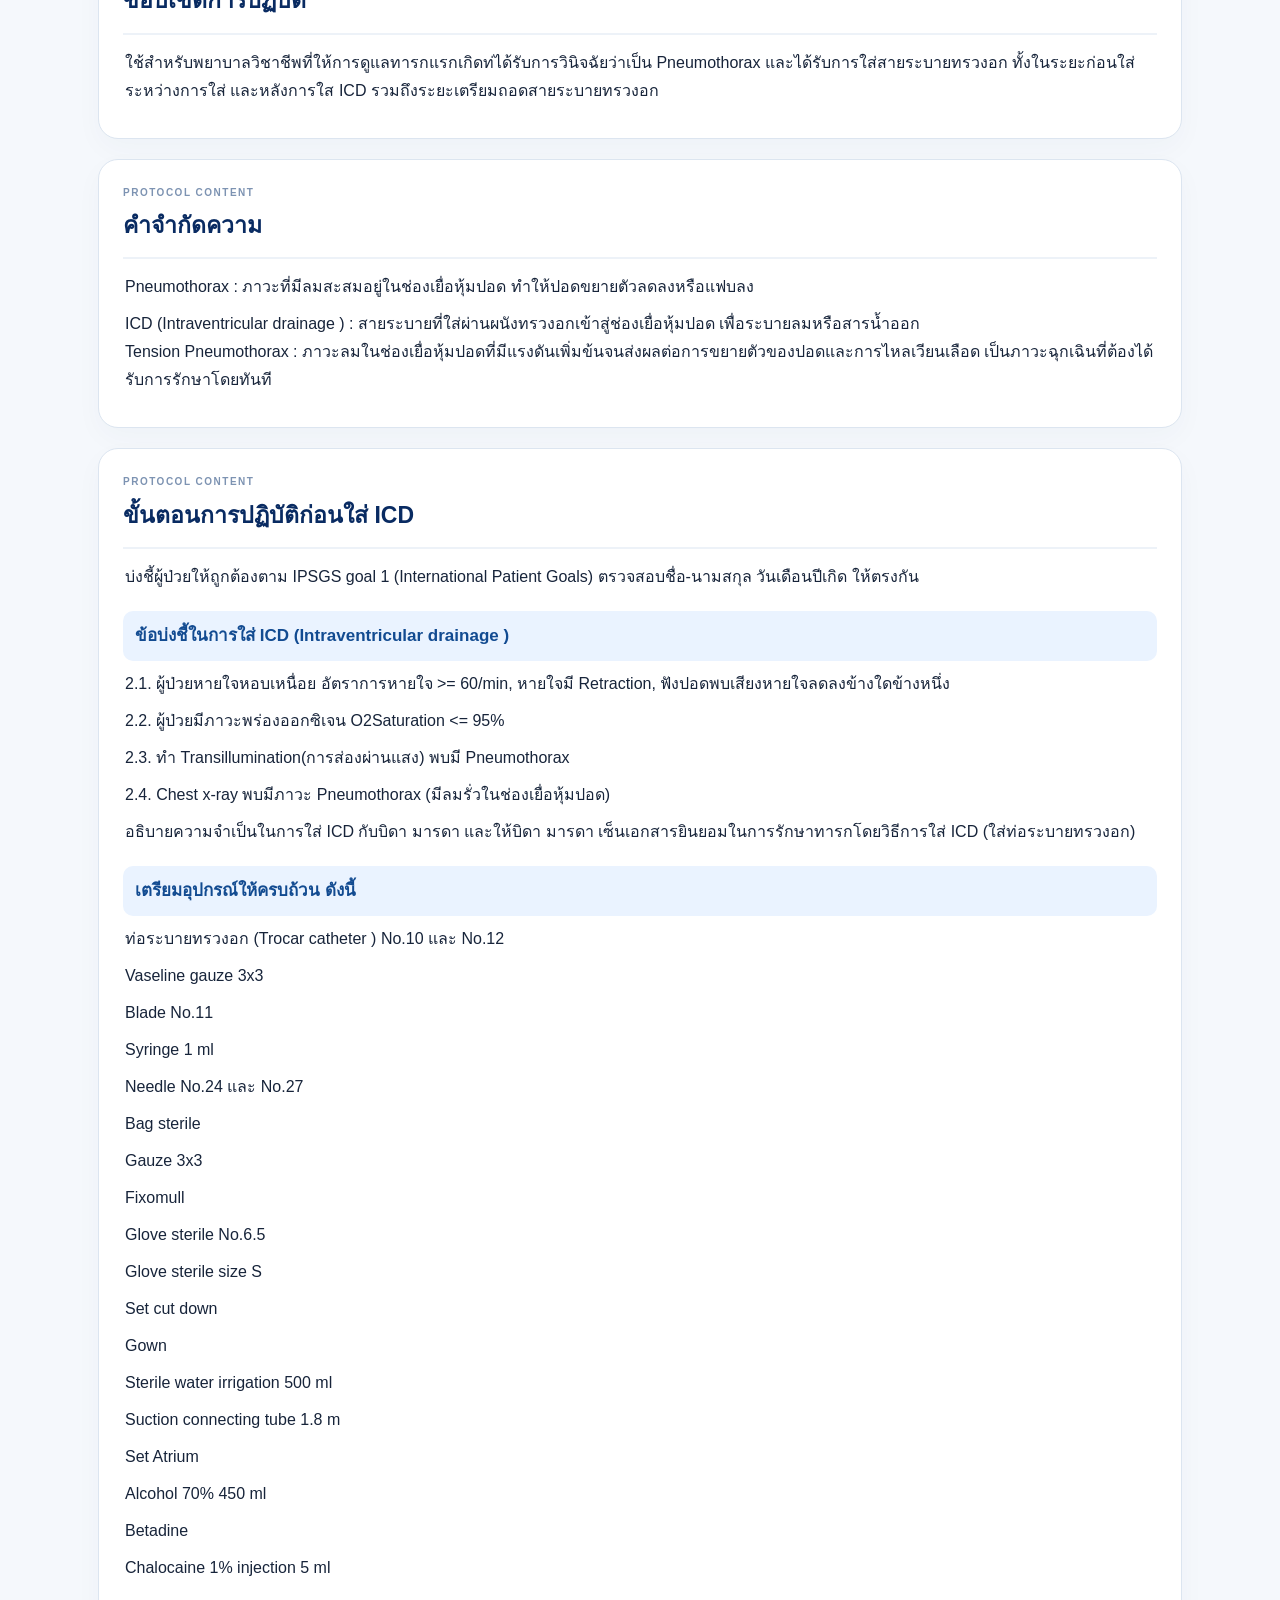
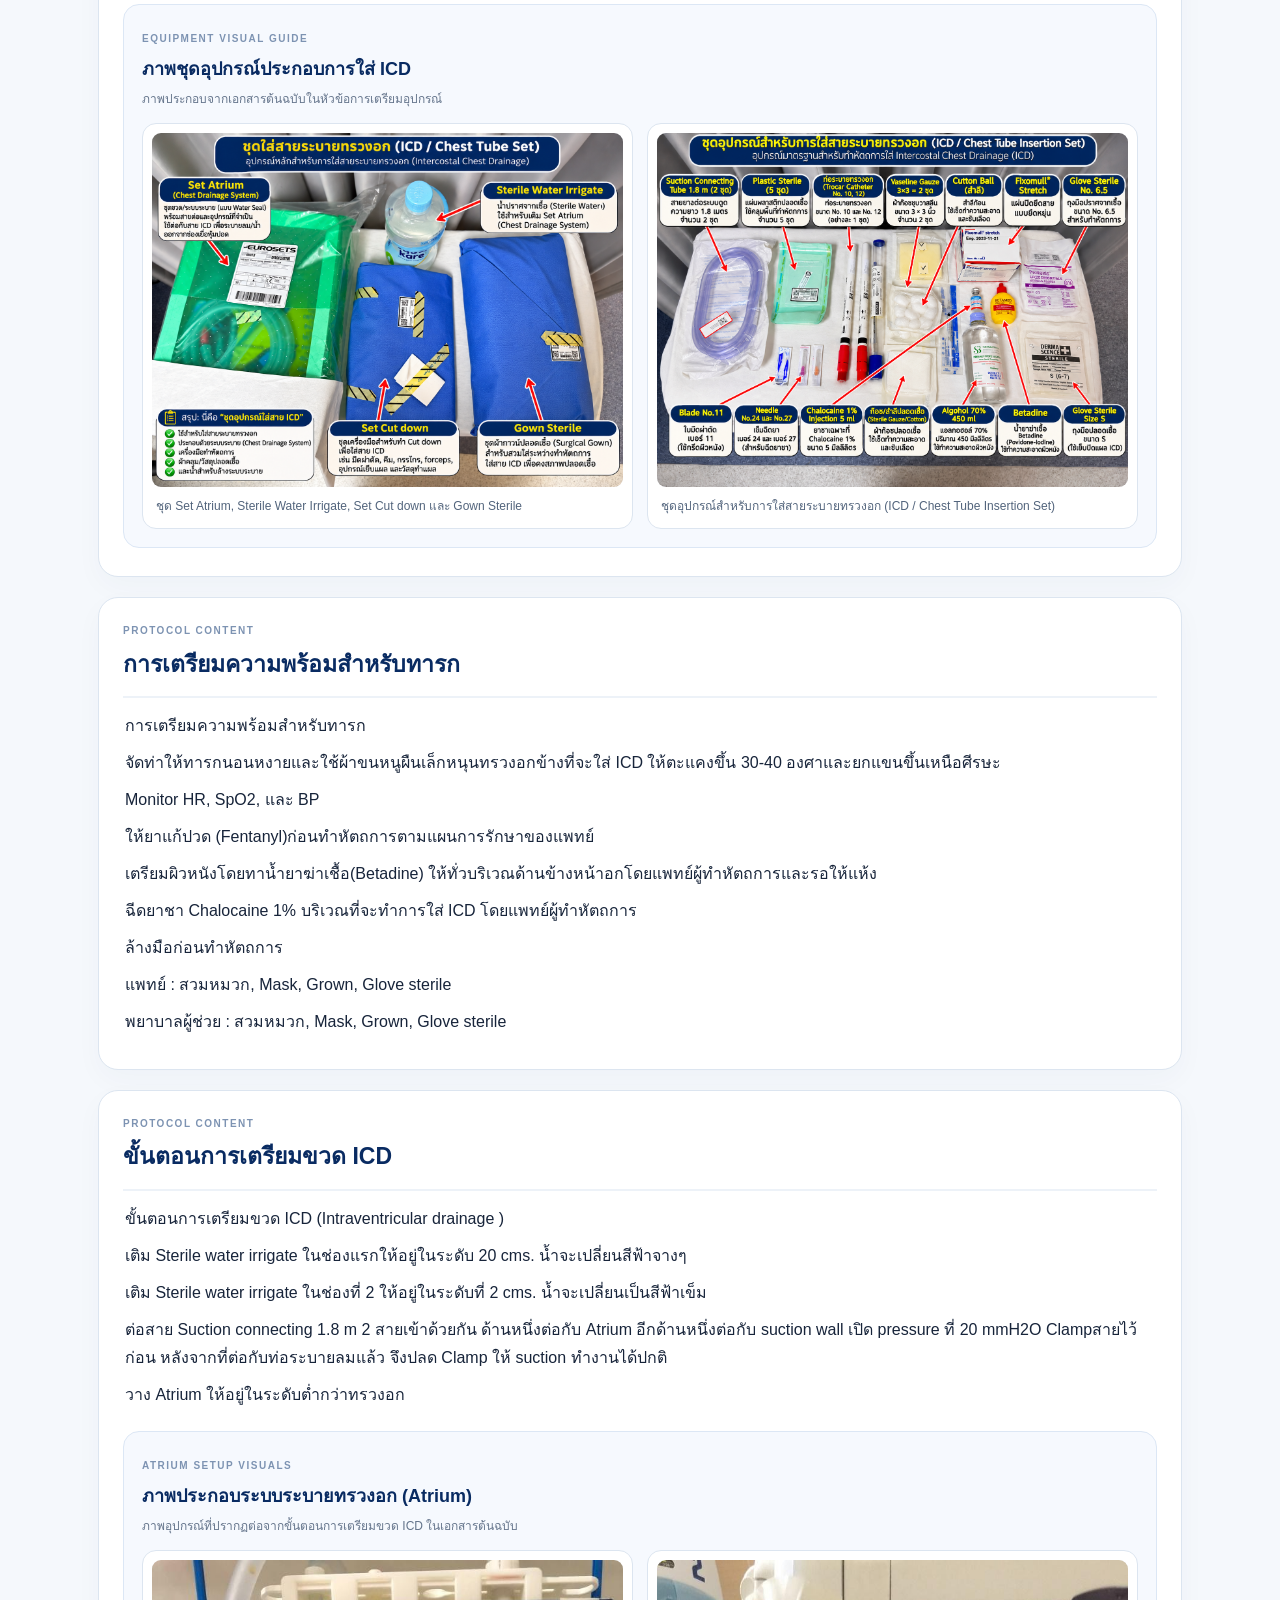
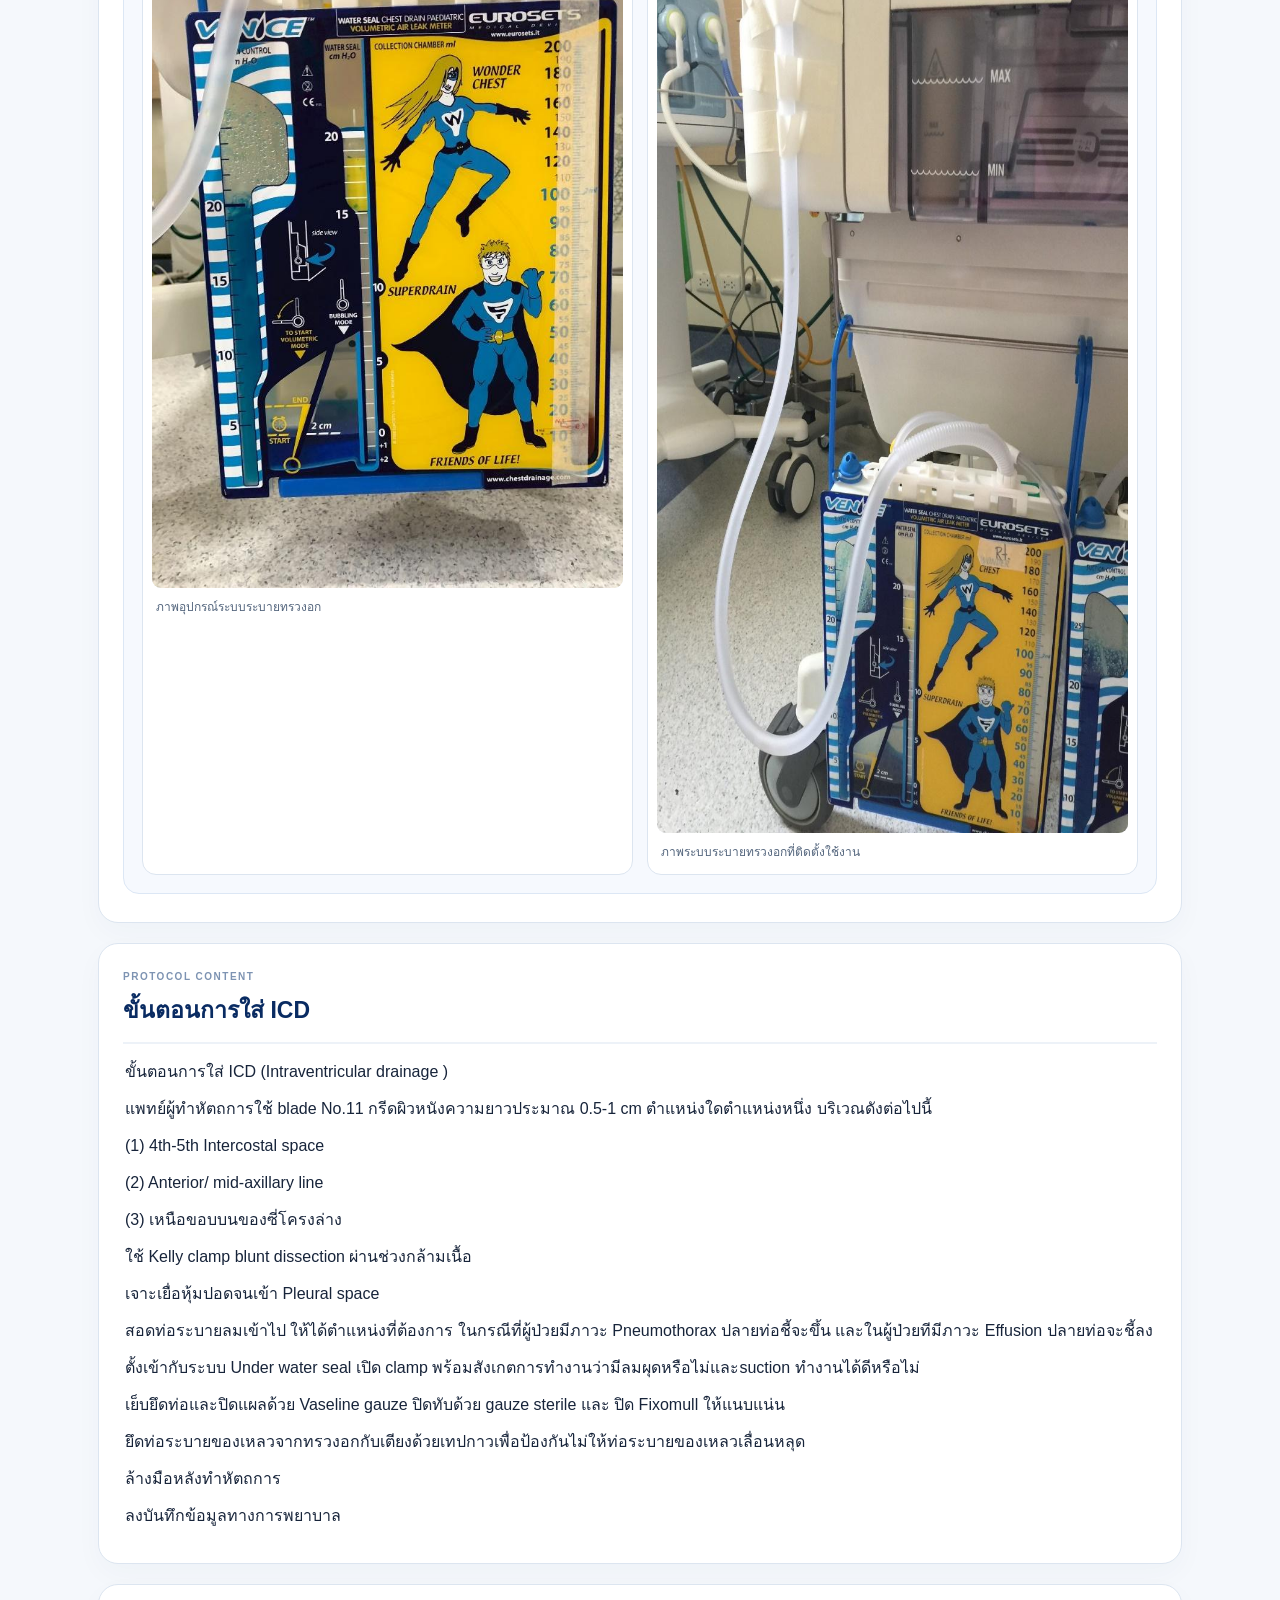
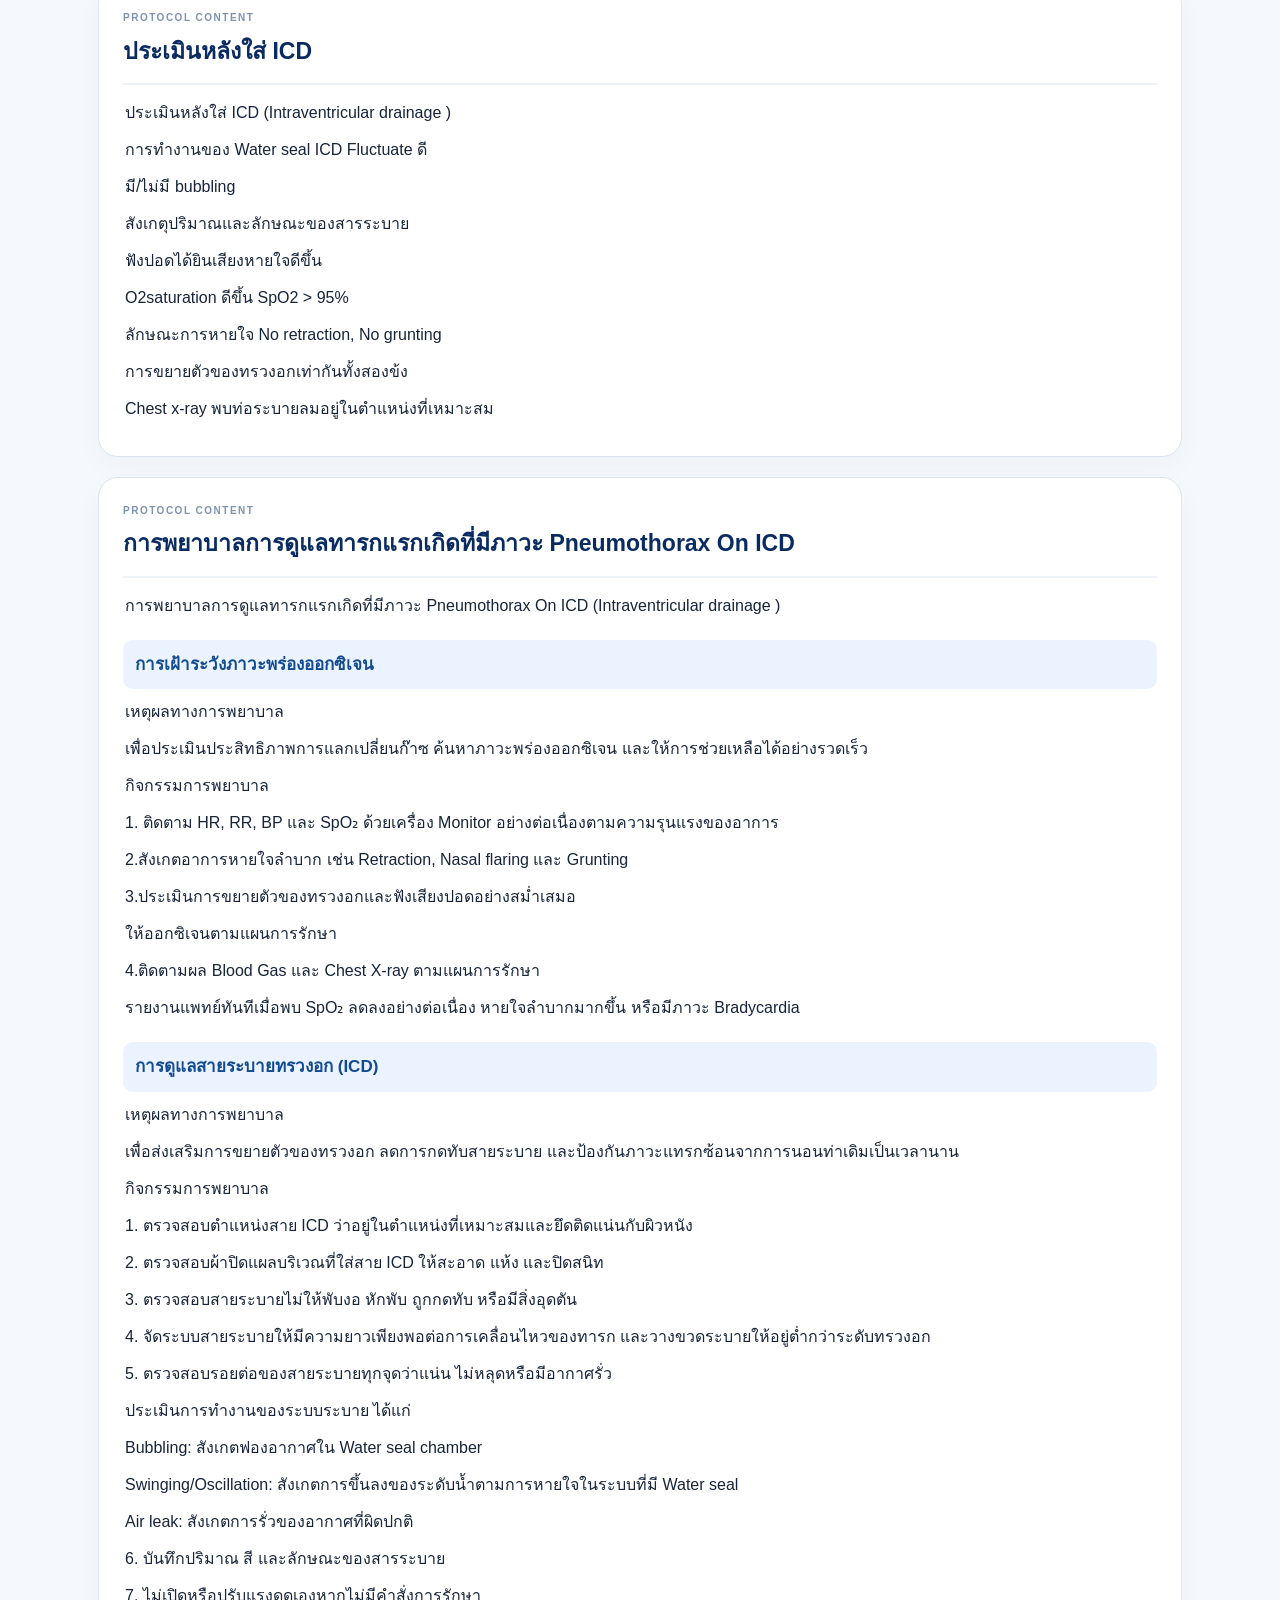
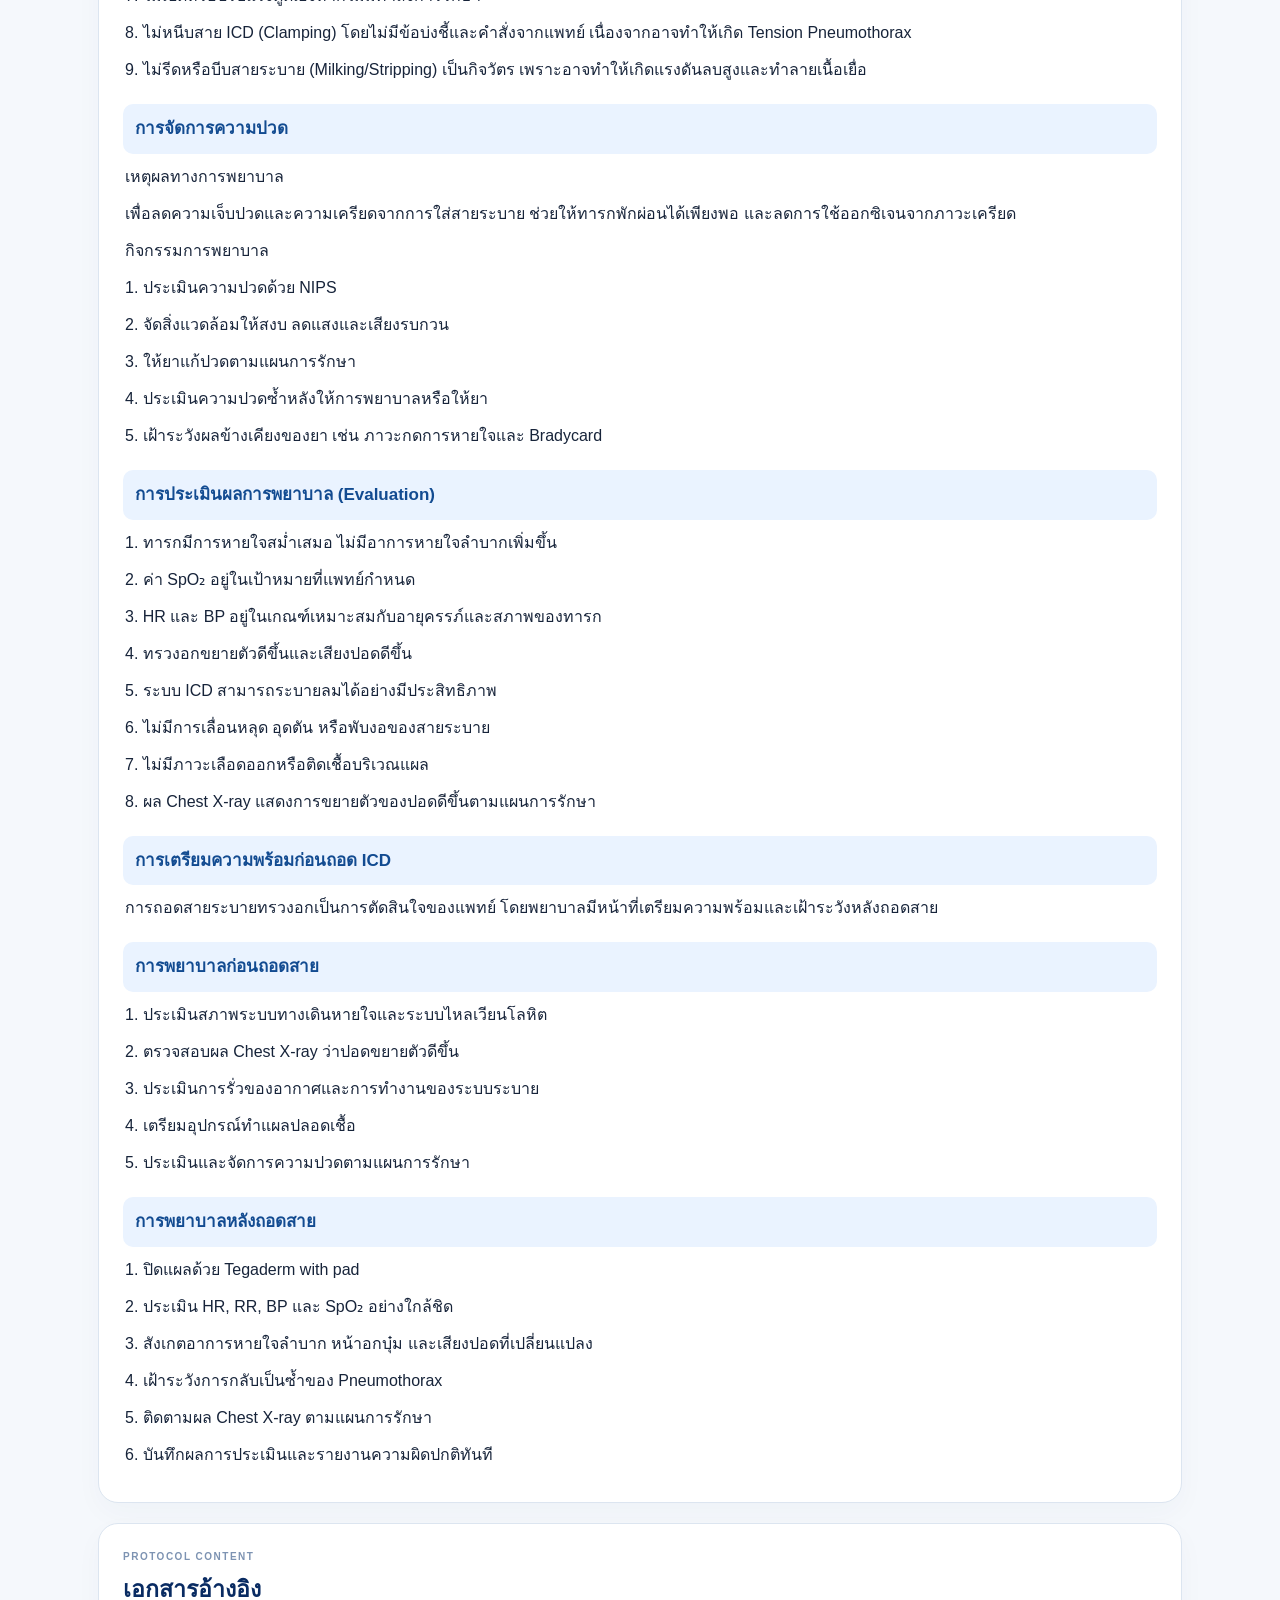
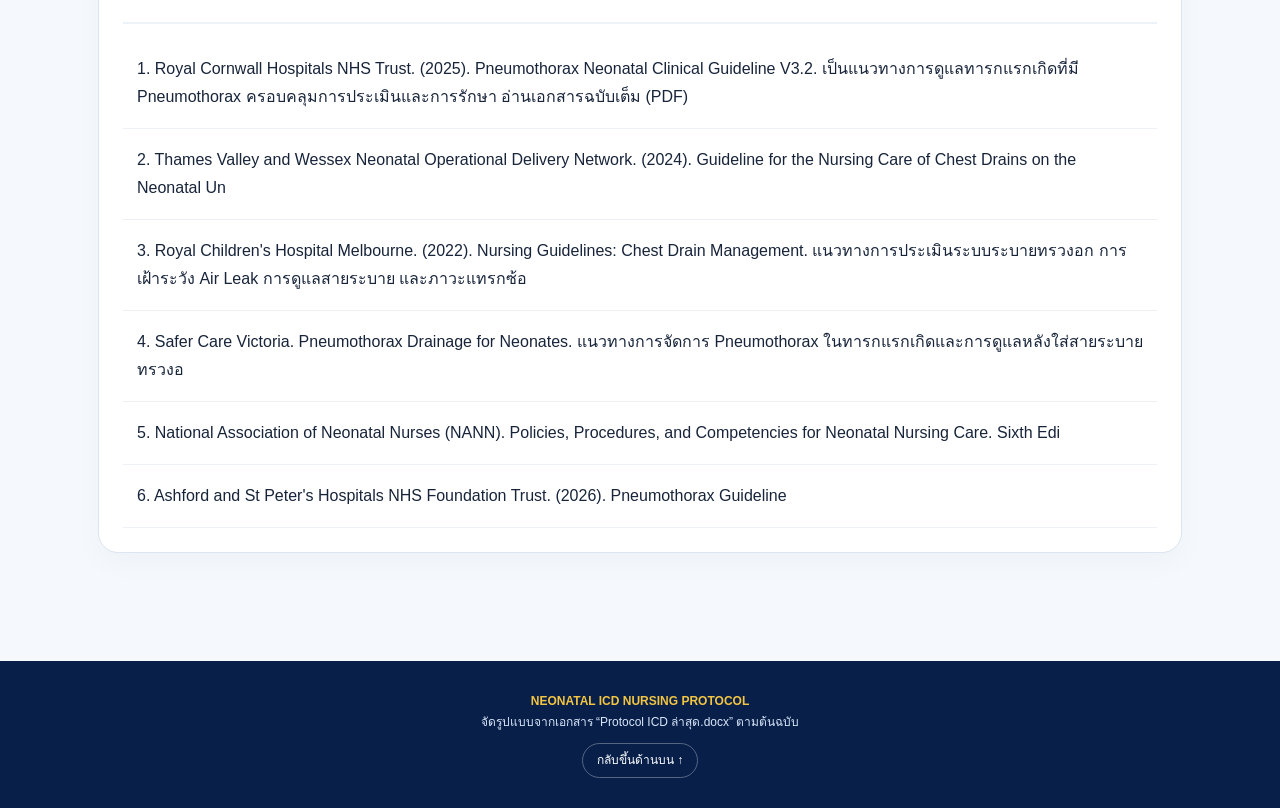
<file: protocol/index.html>
<!DOCTYPE html>
<html lang="th">
<head>
<meta charset="utf-8">
<meta name="viewport" content="width=device-width, initial-scale=1">
<meta name="theme-color" content="#092b62">
<meta name="description" content="แนวทางการปฏิบัติการพยาบาลทารกแรกเกิดที่มีภาวะ Pneumothorax On ICD">
<title>Neonatal ICD Nursing Protocol | Learning Landing Page</title>
<style>
:root{--navy:#092b62;--blue:#124b91;--sky:#eaf3ff;--gold:#f4c542;--ink:#17243a;--muted:#64748b;--paper:#f5f8fc;--line:#dce5f0;--white:#fff;--red:#d92d20}
*{box-sizing:border-box}html{scroll-behavior:smooth;scroll-padding-top:86px}
body{margin:0;background:var(--paper);color:var(--ink);font-family:Tahoma,"Noto Sans Thai",Arial,sans-serif;line-height:1.75}
a{color:inherit}
.hero{background:radial-gradient(circle at 85% 15%,#1c5da4 0,transparent 30%),linear-gradient(135deg,#061d45,#0b3473 70%,#164e8a);color:white;padding:54px 22px 44px;position:relative;overflow:hidden}
.hero:after{content:"";position:absolute;width:360px;height:360px;border:1px solid #ffffff20;border-radius:50%;right:-100px;bottom:-220px;box-shadow:0 0 0 35px #ffffff08,0 0 0 70px #ffffff06}
.wrap{max-width:1120px;margin:auto;position:relative;z-index:1}
.eyebrow{font-size:12px;letter-spacing:.16em;color:var(--gold);font-weight:800}
h1{font-size:clamp(28px,5vw,48px);line-height:1.22;margin:12px 0;max-width:900px}
.hero p{max-width:760px;color:#e6efff;font-size:16px;margin:10px 0 0}
.hero-meta{display:flex;flex-wrap:wrap;gap:10px;margin-top:24px}
.pill{border:1px solid #ffffff50;background:#ffffff12;border-radius:99px;padding:7px 13px;font-size:12px}
.topnav{position:sticky;top:0;z-index:10;background:#fff;border-bottom:1px solid var(--line);box-shadow:0 4px 16px #0b2a5010}
.navinner{max-width:1120px;margin:auto;padding:10px 18px;display:flex;gap:8px;overflow-x:auto;white-space:nowrap}
.navinner a{font-size:12px;text-decoration:none;color:#23446e;padding:7px 10px;border-radius:99px;background:#f1f5fa}
.navinner a:hover{background:#dceaff;color:var(--navy)}
main{max-width:1120px;margin:28px auto;padding:0 18px 60px}
.intro-grid{display:grid;grid-template-columns:1.25fr .75fr;gap:18px;margin-bottom:24px}
.panel,.content-section,.visual-panel{background:white;border:1px solid var(--line);border-radius:20px;padding:24px;box-shadow:0 10px 28px #17365b08}
.panel h2,.content-section h2,.visual-panel h2{margin:0 0 14px;color:var(--navy);font-size:23px}
.panel p{margin:0;color:#43536b}
.notice{border-left:4px solid var(--gold);background:#fff9e7;padding:14px 16px;border-radius:10px;font-size:13px;color:#5d4a17}
.content-section{margin:20px 0;scroll-margin-top:84px}
.section-kicker{font-size:10px;font-weight:800;letter-spacing:.15em;color:#7d93b2;margin-bottom:4px}
.content-section h2{padding-bottom:12px;border-bottom:2px solid #edf2f8}
.content-section h3.subhead{font-size:17px;color:var(--blue);margin:20px 0 8px;padding:10px 12px;background:var(--sky);border-radius:10px}
.source-text{margin:9px 0;padding:0 2px;white-space:normal}
.reference{padding:8px 12px;border-bottom:1px solid #edf1f6}
.visual-panel{margin:22px 0;scroll-margin-top:84px}
.steps{display:grid;grid-template-columns:repeat(3,1fr);gap:12px;margin-top:16px}
.step{display:flex;gap:12px;padding:15px;border-radius:14px;background:linear-gradient(135deg,#f6f9ff,#edf4ff);border:1px solid #dbe8f8;min-height:118px}
.step-no{width:34px;height:34px;flex:0 0 34px;border-radius:11px;background:var(--navy);color:var(--gold);display:grid;place-items:center;font-weight:900}
.step h3{margin:0 0 5px;font-size:15px;color:var(--navy)}
.step p{margin:0;font-size:12px;color:#50617a;line-height:1.6}
.gallery{display:grid;grid-template-columns:repeat(2,1fr);gap:18px}
.media-card{margin:0;background:#f9fbfe;border:1px solid var(--line);border-radius:16px;padding:10px;overflow:hidden}
.media-card img{width:100%;height:auto;display:block;border-radius:10px;object-fit:contain;background:#eef2f7}
.media-card figcaption{font-size:12px;color:#52647c;padding:10px 5px 3px}
.footer{background:#071f49;color:#dbe8fb;padding:30px 20px;text-align:center;font-size:12px}
.footer strong{color:var(--gold)}
.backtop{display:inline-block;margin-top:10px;color:#fff;text-decoration:none;border:1px solid #ffffff50;border-radius:99px;padding:6px 14px}
@media(max-width:760px){.intro-grid{grid-template-columns:1fr}.steps{grid-template-columns:1fr 1fr}.gallery{grid-template-columns:1fr}main{padding-left:12px;padding-right:12px}.panel,.content-section,.visual-panel{padding:18px}}
@media(max-width:480px){.steps{grid-template-columns:1fr}.hero{padding-top:38px}}
@media print{.topnav{position:static}.hero{padding:24px}.content-section,.panel,.visual-panel{box-shadow:none;break-inside:avoid}}

.inline-media-block{margin:22px 0 4px;padding:18px;background:#f6f9fe;border:1px solid #dce7f5;border-radius:16px}
.media-heading h3{margin:3px 0 4px;color:#092b62;font-size:18px}
.media-heading p{margin:0 0 13px;color:#64748b;font-size:12px}
.gallery{display:grid;grid-template-columns:repeat(2,minmax(0,1fr));gap:14px}
.media-card{margin:0;background:#fff;border:1px solid #dce5f0;border-radius:14px;padding:9px;overflow:hidden}
.media-card img{width:100%;height:auto;display:block;border-radius:9px;object-fit:contain;background:#eef2f7}
.media-card figcaption{font-size:12px;color:#52647c;padding:9px 4px 2px}
@media(max-width:760px){.gallery{grid-template-columns:1fr}}
</style>
</head>
<body id="top">
<header class="hero"><div class="wrap">
<div class="eyebrow">NEONATAL NURSING • CLINICAL LEARNING RESOURCE</div>
<h1>แนวทางการปฏิบัติการพยาบาลทารกแรกเกิดที่มีภาวะ Pneumothorax On ICD</h1>
<p>แนวทางการดูแลทารกแรกเกิดที่ได้รับการใส่สายระบายทรวงอก ครอบคลุมระยะก่อนใส่ ระหว่างใส่ หลังใส่ และการเตรียมถอดสายระบายทรวงอก</p>
<div class="hero-meta"><span class="pill">NICU Nursing</span><span class="pill">Pneumothorax</span><span class="pill">ICD / Chest Drainage</span><span class="pill">Protocol Document</span></div>
</div></header>
<div class="topnav"><nav class="navinner"><a href="#overview">วัตถุประสงค์</a><a href="#scope">ขอบเขต</a><a href="#definitions">คำจำกัดความ</a><a href="#before">ก่อนใส่ ICD</a><a href="#infographics">ภาพอุปกรณ์</a><a href="#preparation">เตรียมทารก</a><a href="#atrium">เตรียมขวด ICD</a><a href="#insertion">ใส่ ICD</a><a href="#assessment">ประเมินหลังใส่</a><a href="#nursing">การพยาบาล</a><a href="#references">อ้างอิง</a></nav></div>
<main>
<div class="intro-grid">
<div class="panel"><h2>เกี่ยวกับเอกสารฉบับนี้</h2><p>เว็บไซต์นี้จัดรูปแบบจากเอกสาร Word ต้นฉบับ โดยคงเนื้อหาและถ้อยคำตามเอกสาร พร้อมนำภาพประกอบที่ฝังอยู่ในไฟล์มาแสดง และจัดโครงสร้างเพื่อให้อ่านได้สะดวกบนหน้าจอทุกขนาด</p></div>
<div class="notice"><strong>หมายเหตุการใช้งาน</strong><br>เนื้อหาทางคลินิกบนเว็บไซต์นี้ถอดตามเอกสารต้นฉบับ ไม่ได้ผ่านการแก้ไขหรือรับรองเพิ่มเติม โปรดใช้ตามระบบกำกับดูแลและแนวทางของหน่วยงาน</div>
</div>
<section class="visual-panel" id="infographics"><div class="section-kicker">QUICK OVERVIEW</div><h2>ภาพรวมลำดับเนื้อหาใน Protocol</h2><p>แผนภาพนี้จัดลำดับหัวข้อจากเอกสารต้นฉบับเพื่อช่วยนำทางการอ่าน โดยไม่เพิ่มขั้นตอนทางคลินิก</p><div class="steps"><div class="step"><span class="step-no">01</span><div><h3>ก่อนใส่ ICD</h3><p>การบ่งชี้ผู้ป่วย • ข้อบ่งชี้ • อธิบายและขอความยินยอม • เตรียมอุปกรณ์</p></div></div><div class="step"><span class="step-no">02</span><div><h3>เตรียมความพร้อมทารก</h3><p>จัดท่า • Monitor HR, SpO₂ และ BP • ยาแก้ปวดตามแผน • เตรียมผิวหนัง • ล้างมือ</p></div></div><div class="step"><span class="step-no">03</span><div><h3>เตรียมขวด ICD</h3><p>เติม Sterile water irrigate • ต่อ Suction connecting tube • วาง Atrium ต่ำกว่าทรวงอก</p></div></div><div class="step"><span class="step-no">04</span><div><h3>ใส่ ICD</h3><p>กรีดผิวหนัง • Blunt dissection • เข้า Pleural space • ใส่ท่อ • ต่อ Under water seal</p></div></div><div class="step"><span class="step-no">05</span><div><h3>ประเมินหลังใส่</h3><p>Water seal fluctuation • Bubbling • สารระบาย • เสียงปอด • SpO₂ • Chest X-ray</p></div></div><div class="step"><span class="step-no">06</span><div><h3>ดูแลต่อเนื่องและเตรียมถอด</h3><p>เฝ้าระวังออกซิเจน • ดูแลสาย • จัดการความปวด • ประเมินผล • เตรียมก่อน/หลังถอด</p></div></div></div></section>
<section class="content-section" id="overview"><div class="section-kicker">PROTOCOL CONTENT</div><h2>วัตถุประสงค์</h2><p class="source-text">เพื่อให้ทารกได้รับการพยาบาลอย่างถูกต้องและปลอดภัย</p><p class="source-text">เพื่อระบายลมในผู้ป่วยที่มีภาวะลมรั่วในช่องเยื่อหุ้มปอด (Pneumothorax )</p><p class="source-text">เพื่อให้สามารถประเมินและเฝ้าระวังภาวะแทรกซ้อนจาก Pneumothorax ได้อย่างรวดเร็ว</p><p class="source-text">เพื่อป้องกันภาวะแทรกซ้อนจากการใส่สายระบายทรวงอก</p><p class="source-text">เพื่อส่งเสริมประสิทธิภาพในการระบายลมออกจากช่องเยื่อหุ้มปอด</p><p class="source-text">เพื่อให้ปอดขยายตัวได้ดี และทารกได้รับออกซิเจนอย่างเพียงพอ</p><p class="source-text">เพื่อให้ทารกหายใจได้อย่างมีประสิทธิภาพ</p></section><section class="content-section" id="scope"><div class="section-kicker">PROTOCOL CONTENT</div><h2>ขอบเขตการปฏิบัติ</h2><p class="source-text">ใช้สำหรับพยาบาลวิชาชีพที่ให้การดูแลทารกแรกเกิดท่ได้รับการวินิจฉัยว่าเป็น Pneumothorax  และได้รับการใส่สายระบายทรวงอก  ทั้งในระยะก่อนใส่  ระหว่างการใส่ และหลังการใส ICD  รวมถึงระยะเตรียมถอดสายระบายทรวงอก</p></section><section class="content-section" id="definitions"><div class="section-kicker">PROTOCOL CONTENT</div><h2>คำจำกัดความ</h2><p class="source-text">Pneumothorax : ภาวะที่มีลมสะสมอยู่ในช่องเยื่อหุ้มปอด  ทำให้ปอดขยายตัวลดลงหรือแฟบลง</p><p class="source-text">ICD (Intraventricular drainage ) : สายระบายที่ใส่ผ่านผนังทรวงอกเข้าสู่ช่องเยื่อหุ้มปอด  เพื่อระบายลมหรือสารน้ำออก<br>Tension  Pneumothorax : ภาวะลมในช่องเยื่อหุ้มปอดที่มีแรงดันเพิ่มข้นจนส่งผลต่อการขยายตัวของปอดและการไหลเวียนเลือด  เป็นภาวะฉุกเฉินที่ต้องได้รับการรักษาโดยทันที</p></section><section class="content-section" id="before"><div class="section-kicker">PROTOCOL CONTENT</div><h2>ขั้นตอนการปฏิบัติก่อนใส่ ICD</h2><p class="source-text">บ่งชี้ผู้ป่วยให้ถูกต้องตาม IPSGS goal 1  (International Patient Goals) ตรวจสอบชื่อ-นามสกุล วันเดือนปีเกิด ให้ตรงกัน</p><h3 class="subhead">ข้อบ่งชี้ในการใส่ ICD (Intraventricular drainage )</h3><p class="source-text">2.1. ผู้ป่วยหายใจหอบเหนื่อย อัตราการหายใจ &gt;= 60/min, หายใจมี Retraction, ฟังปอดพบเสียงหายใจลดลงข้างใดข้างหนึ่ง</p><p class="source-text">2.2. ผู้ป่วยมีภาวะพร่องออกซิเจน O2Saturation &lt;= 95%</p><p class="source-text">2.3. ทำ Transillumination(การส่องผ่านแสง) พบมี Pneumothorax</p><p class="source-text">2.4. Chest x-ray พบมีภาวะ Pneumothorax (มีลมรั่วในช่องเยื่อหุ้มปอด)</p><p class="source-text">อธิบายความจำเป็นในการใส่ ICD กับบิดา มารดา และให้บิดา  มารดา เซ็นเอกสารยินยอมในการรักษาทารกโดยวิธีการใส่ ICD (ใส่ท่อระบายทรวงอก)</p><h3 class="subhead">เตรียมอุปกรณ์ให้ครบถ้วน ดังนี้</h3><p class="source-text">ท่อระบายทรวงอก (Trocar catheter ) No.10 และ No.12</p><p class="source-text">Vaseline gauze 3x3</p><p class="source-text">Blade No.11</p><p class="source-text">Syringe 1 ml</p><p class="source-text">Needle No.24 และ No.27</p><p class="source-text">Bag sterile</p><p class="source-text">Gauze 3x3</p><p class="source-text">Fixomull</p><p class="source-text">Glove sterile No.6.5</p><p class="source-text">Glove sterile size S</p><p class="source-text">Set cut down</p><p class="source-text">Gown</p><p class="source-text">Sterile water irrigation 500 ml</p><p class="source-text">Suction connecting tube 1.8 m</p><p class="source-text">Set Atrium</p><p class="source-text">Alcohol 70% 450 ml</p><p class="source-text">Betadine</p><p class="source-text">Chalocaine 1% injection 5 ml</p><div class="inline-media-block"><div class="media-heading"><span class="section-kicker">EQUIPMENT VISUAL GUIDE</span><h3>ภาพชุดอุปกรณ์ประกอบการใส่ ICD</h3><p>ภาพประกอบจากเอกสารต้นฉบับในหัวข้อการเตรียมอุปกรณ์</p></div><div class="gallery"><figure class="media-card"><img src="assets/document_image_1.png" alt="ชุด Set Atrium, Sterile Water Irrigate, Set Cut down และ Gown Sterile" loading="lazy"><figcaption>ชุด Set Atrium, Sterile Water Irrigate, Set Cut down และ Gown Sterile</figcaption></figure><figure class="media-card"><img src="assets/document_image_3.png" alt="ชุดอุปกรณ์สำหรับการใส่สายระบายทรวงอก (ICD / Chest Tube Insertion Set)" loading="lazy"><figcaption>ชุดอุปกรณ์สำหรับการใส่สายระบายทรวงอก (ICD / Chest Tube Insertion Set)</figcaption></figure></div></div></section><section class="content-section" id="preparation"><div class="section-kicker">PROTOCOL CONTENT</div><h2>การเตรียมความพร้อมสำหรับทารก</h2><p class="source-text">การเตรียมความพร้อมสำหรับทารก</p><p class="source-text">จัดท่าให้ทารกนอนหงายและใช้ผ้าขนหนูผืนเล็กหนุนทรวงอกข้างที่จะใส่ ICD ให้ตะแคงขึ้น 30-40 องศาและยกแขนขึ้นเหนือศีรษะ</p><p class="source-text">Monitor HR, SpO2, และ BP</p><p class="source-text">ให้ยาแก้ปวด (Fentanyl)ก่อนทำหัตถการตามแผนการรักษาของแพทย์</p><p class="source-text">เตรียมผิวหนังโดยทาน้ำยาฆ่าเชื้อ(Betadine) ให้ทั่วบริเวณด้านข้างหน้าอกโดยแพทย์ผู้ทำหัตถการและรอให้แห้ง</p><p class="source-text">ฉีดยาชา Chalocaine 1% บริเวณที่จะทำการใส่ ICD โดยแพทย์ผู้ทำหัตถการ</p><p class="source-text">ล้างมือก่อนทำหัตถการ</p><p class="source-text">แพทย์ : สวมหมวก, Mask, Grown, Glove sterile</p><p class="source-text">พยาบาลผู้ช่วย : สวมหมวก, Mask, Grown, Glove sterile</p></section><section class="content-section" id="atrium"><div class="section-kicker">PROTOCOL CONTENT</div><h2>ขั้นตอนการเตรียมขวด ICD</h2><p class="source-text">ขั้นตอนการเตรียมขวด ICD (Intraventricular drainage )</p><p class="source-text">เติม Sterile water irrigate ในช่องแรกให้อยู่ในระดับ 20 cms. น้ำจะเปลี่ยนสีฟ้าจางๆ</p><p class="source-text">เติม Sterile water irrigate ในช่องที่ 2 ให้อยู่ในระดับที่ 2 cms. น้ำจะเปลี่ยนเป็นสีฟ้าเข็ม</p><p class="source-text">ต่อสาย Suction connecting 1.8 m 2 สายเข้าด้วยกัน ด้านหนึ่งต่อกับ Atrium อีกด้านหนึ่งต่อกับ suction wall เปิด pressure ที่ 20 mmH2O  Clampสายไว้ก่อน หลังจากที่ต่อกับท่อระบายลมแล้ว จึงปลด Clamp ให้ suction ทำงานได้ปกติ</p><p class="source-text">วาง Atrium ให้อยู่ในระดับต่ำกว่าทรวงอก</p><div class="inline-media-block"><div class="media-heading"><span class="section-kicker">ATRIUM SETUP VISUALS</span><h3>ภาพประกอบระบบระบายทรวงอก (Atrium)</h3><p>ภาพอุปกรณ์ที่ปรากฏต่อจากขั้นตอนการเตรียมขวด ICD ในเอกสารต้นฉบับ</p></div><div class="gallery"><figure class="media-card"><img src="assets/document_image_4.jpg" alt="ภาพอุปกรณ์ระบบระบายทรวงอก" loading="lazy"><figcaption>ภาพอุปกรณ์ระบบระบายทรวงอก</figcaption></figure><figure class="media-card"><img src="assets/document_image_2.jpg" alt="ภาพระบบระบายทรวงอกที่ติดตั้งใช้งาน" loading="lazy"><figcaption>ภาพระบบระบายทรวงอกที่ติดตั้งใช้งาน</figcaption></figure></div></div></section><section class="content-section" id="insertion"><div class="section-kicker">PROTOCOL CONTENT</div><h2>ขั้นตอนการใส่ ICD</h2><p class="source-text">ขั้นตอนการใส่ ICD (Intraventricular drainage )</p><p class="source-text">แพทย์ผู้ทำหัตถการใช้ blade No.11 กรีดผิวหนังความยาวประมาณ 0.5-1 cm ตำแหน่งใดตำแหน่งหนึ่ง บริเวณดังต่อไปนี้</p><p class="source-text">(1) 4th-5th Intercostal space</p><p class="source-text">(2) Anterior/ mid-axillary line</p><p class="source-text">(3) เหนือขอบบนของซี่โครงล่าง</p><p class="source-text">ใช้ Kelly clamp blunt dissection ผ่านช่วงกล้ามเนื้อ</p><p class="source-text">เจาะเยื่อหุ้มปอดจนเข้า Pleural space</p><p class="source-text">สอดท่อระบายลมเข้าไป ให้ได้ตำแหน่งที่ต้องการ ในกรณีที่ผู้ป่วยมีภาวะ Pneumothorax ปลายท่อชี้จะขึ้น และในผู้ป่วยทีมีภาวะ Effusion ปลายท่อจะชี้ลง</p><p class="source-text">ตั้งเข้ากับระบบ Under water seal เปิด clamp พร้อมสังเกตการทำงานว่ามีลมผุดหรือไม่และsuction ทำงานได้ดีหรือไม่</p><p class="source-text">เย็บยึดท่อและปิดแผลด้วย Vaseline gauze ปิดทับด้วย gauze sterile และ ปิด Fixomull ให้แนบแน่น</p><p class="source-text">ยึดท่อระบายของเหลวจากทรวงอกกับเตียงด้วยเทปกาวเพื่อป้องกันไม่ให้ท่อระบายของเหลวเลื่อนหลุด</p><p class="source-text">ล้างมือหลังทำหัตถการ</p><p class="source-text">ลงบันทึกข้อมูลทางการพยาบาล</p></section><section class="content-section" id="assessment"><div class="section-kicker">PROTOCOL CONTENT</div><h2>ประเมินหลังใส่ ICD</h2><p class="source-text">ประเมินหลังใส่ ICD  (Intraventricular drainage )</p><p class="source-text">การทำงานของ Water  seal ICD Fluctuate ดี</p><p class="source-text">มี/ไม่มี bubbling</p><p class="source-text">สังเกตุปริมาณและลักษณะของสารระบาย</p><p class="source-text">ฟังปอดได้ยินเสียงหายใจดีขึ้น</p><p class="source-text">O2saturation ดีขึ้น SpO2 &gt; 95%</p><p class="source-text">ลักษณะการหายใจ No retraction, No grunting</p><p class="source-text">การขยายตัวของทรวงอกเท่ากันทั้งสองข้ง</p><p class="source-text">Chest x-ray พบท่อระบายลมอยู่ในตำแหน่งที่เหมาะสม</p></section><section class="content-section" id="nursing"><div class="section-kicker">PROTOCOL CONTENT</div><h2>การพยาบาลการดูแลทารกแรกเกิดที่มีภาวะ Pneumothorax On ICD</h2><p class="source-text">การพยาบาลการดูแลทารกแรกเกิดที่มีภาวะ Pneumothorax  On ICD (Intraventricular drainage )</p><h3 class="subhead">การเฝ้าระวังภาวะพร่องออกซิเจน</h3><p class="source-text">เหตุผลทางการพยาบาล</p><p class="source-text">เพื่อประเมินประสิทธิภาพการแลกเปลี่ยนก๊าซ ค้นหาภาวะพร่องออกซิเจน และให้การช่วยเหลือได้อย่างรวดเร็ว</p><p class="source-text">กิจกรรมการพยาบาล</p><p class="source-text">1.  ติดตาม HR, RR, BP และ SpO₂ ด้วยเครื่อง Monitor อย่างต่อเนื่องตามความรุนแรงของอาการ</p><p class="source-text">2.สังเกตอาการหายใจลำบาก เช่น Retraction, Nasal flaring และ Grunting</p><p class="source-text">3.ประเมินการขยายตัวของทรวงอกและฟังเสียงปอดอย่างสม่ำเสมอ</p><p class="source-text">ให้ออกซิเจนตามแผนการรักษา</p><p class="source-text">4.ติดตามผล Blood Gas และ Chest X-ray ตามแผนการรักษา</p><p class="source-text">รายงานแพทย์ทันทีเมื่อพบ SpO₂ ลดลงอย่างต่อเนื่อง หายใจลำบากมากขึ้น หรือมีภาวะ Bradycardia</p><h3 class="subhead">การดูแลสายระบายทรวงอก (ICD)</h3><p class="source-text">เหตุผลทางการพยาบาล</p><p class="source-text">เพื่อส่งเสริมการขยายตัวของทรวงอก ลดการกดทับสายระบาย และป้องกันภาวะแทรกซ้อนจากการนอนท่าเดิมเป็นเวลานาน</p><p class="source-text">กิจกรรมการพยาบาล</p><p class="source-text">1.  ตรวจสอบตำแหน่งสาย ICD ว่าอยู่ในตำแหน่งที่เหมาะสมและยึดติดแน่นกับผิวหนัง</p><p class="source-text">2.  ตรวจสอบผ้าปิดแผลบริเวณที่ใส่สาย ICD ให้สะอาด แห้ง และปิดสนิท</p><p class="source-text">3.  ตรวจสอบสายระบายไม่ให้พับงอ หักพับ ถูกกดทับ หรือมีสิ่งอุดตัน</p><p class="source-text">4.  จัดระบบสายระบายให้มีความยาวเพียงพอต่อการเคลื่อนไหวของทารก และวางขวดระบายให้อยู่ต่ำกว่าระดับทรวงอก</p><p class="source-text">5.  ตรวจสอบรอยต่อของสายระบายทุกจุดว่าแน่น ไม่หลุดหรือมีอากาศรั่ว</p><p class="source-text">ประเมินการทำงานของระบบระบาย ได้แก่</p><p class="source-text">Bubbling: สังเกตฟองอากาศใน Water seal chamber</p><p class="source-text">Swinging/Oscillation: สังเกตการขึ้นลงของระดับน้ำตามการหายใจในระบบที่มี Water seal</p><p class="source-text">Air leak: สังเกตการรั่วของอากาศที่ผิดปกติ</p><p class="source-text">6.  บันทึกปริมาณ สี และลักษณะของสารระบาย</p><p class="source-text">7.  ไม่เปิดหรือปรับแรงดูดเองหากไม่มีคำสั่งการรักษา</p><p class="source-text">8.  ไม่หนีบสาย ICD (Clamping) โดยไม่มีข้อบ่งชี้และคำสั่งจากแพทย์ เนื่องจากอาจทำให้เกิด Tension Pneumothorax</p><p class="source-text">9.  ไม่รีดหรือบีบสายระบาย (Milking/Stripping) เป็นกิจวัตร เพราะอาจทำให้เกิดแรงดันลบสูงและทำลายเนื้อเยื่อ</p><h3 class="subhead">การจัดการความปวด</h3><p class="source-text">เหตุผลทางการพยาบาล</p><p class="source-text">เพื่อลดความเจ็บปวดและความเครียดจากการใส่สายระบาย ช่วยให้ทารกพักผ่อนได้เพียงพอ และลดการใช้ออกซิเจนจากภาวะเครียด</p><p class="source-text">กิจกรรมการพยาบาล</p><p class="source-text">1.  ประเมินความปวดด้วย NIPS</p><p class="source-text">2.  จัดสิ่งแวดล้อมให้สงบ ลดแสงและเสียงรบกวน</p><p class="source-text">3.  ให้ยาแก้ปวดตามแผนการรักษา</p><p class="source-text">4.  ประเมินความปวดซ้ำหลังให้การพยาบาลหรือให้ยา</p><p class="source-text">5.  เฝ้าระวังผลข้างเคียงของยา เช่น ภาวะกดการหายใจและ Bradycard</p><h3 class="subhead">การประเมินผลการพยาบาล (Evaluation)</h3><p class="source-text">1.  ทารกมีการหายใจสม่ำเสมอ ไม่มีอาการหายใจลำบากเพิ่มขึ้น</p><p class="source-text">2.  ค่า SpO₂ อยู่ในเป้าหมายที่แพทย์กำหนด</p><p class="source-text">3.  HR และ BP อยู่ในเกณฑ์เหมาะสมกับอายุครรภ์และสภาพของทารก</p><p class="source-text">4.  ทรวงอกขยายตัวดีขึ้นและเสียงปอดดีขึ้น</p><p class="source-text">5.  ระบบ ICD สามารถระบายลมได้อย่างมีประสิทธิภาพ</p><p class="source-text">6.  ไม่มีการเลื่อนหลุด อุดตัน หรือพับงอของสายระบาย</p><p class="source-text">7.  ไม่มีภาวะเลือดออกหรือติดเชื้อบริเวณแผล</p><p class="source-text">8.  ผล Chest X-ray แสดงการขยายตัวของปอดดีขึ้นตามแผนการรักษา</p><h3 class="subhead">การเตรียมความพร้อมก่อนถอด ICD</h3><p class="source-text">การถอดสายระบายทรวงอกเป็นการตัดสินใจของแพทย์ โดยพยาบาลมีหน้าที่เตรียมความพร้อมและเฝ้าระวังหลังถอดสาย</p><h3 class="subhead">การพยาบาลก่อนถอดสาย</h3><p class="source-text">1.  ประเมินสภาพระบบทางเดินหายใจและระบบไหลเวียนโลหิต</p><p class="source-text">2.  ตรวจสอบผล Chest X-ray ว่าปอดขยายตัวดีขึ้น</p><p class="source-text">3.  ประเมินการรั่วของอากาศและการทำงานของระบบระบาย</p><p class="source-text">4.  เตรียมอุปกรณ์ทำแผลปลอดเชื้อ</p><p class="source-text">5.  ประเมินและจัดการความปวดตามแผนการรักษา</p><h3 class="subhead">การพยาบาลหลังถอดสาย</h3><p class="source-text">1.  ปิดแผลด้วย  Tegaderm with pad</p><p class="source-text">2.  ประเมิน HR, RR, BP และ SpO₂ อย่างใกล้ชิด</p><p class="source-text">3.  สังเกตอาการหายใจลำบาก หน้าอกบุ๋ม และเสียงปอดที่เปลี่ยนแปลง</p><p class="source-text">4.  เฝ้าระวังการกลับเป็นซ้ำของ Pneumothorax</p><p class="source-text">5.  ติดตามผล Chest X-ray ตามแผนการรักษา</p><p class="source-text">6.  บันทึกผลการประเมินและรายงานความผิดปกติทันที</p></section><section class="content-section" id="references"><div class="section-kicker">PROTOCOL CONTENT</div><h2>เอกสารอ้างอิง</h2><div class="reference"><p class="source-text">1. Royal Cornwall Hospitals NHS Trust. (2025). Pneumothorax Neonatal Clinical Guideline V3.2. เป็นแนวทางการดูแลทารกแรกเกิดที่มี Pneumothorax ครอบคลุมการประเมินและการรักษา อ่านเอกสารฉบับเต็ม (PDF)⁠</p></div><div class="reference"><p class="source-text">2. Thames Valley and Wessex Neonatal Operational Delivery Network. (2024). Guideline for the Nursing Care of Chest Drains on the Neonatal Un</p></div><div class="reference"><p class="source-text">3. Royal Children&#x27;s Hospital Melbourne. (2022). Nursing Guidelines: Chest Drain Management. แนวทางการประเมินระบบระบายทรวงอก การเฝ้าระวัง Air Leak การดูแลสายระบาย และภาวะแทรกซ้อ</p></div><div class="reference"><p class="source-text">4. Safer Care Victoria. Pneumothorax Drainage for Neonates. แนวทางการจัดการ Pneumothorax ในทารกแรกเกิดและการดูแลหลังใส่สายระบายทรวงอ</p></div><div class="reference"><p class="source-text">5. National Association of Neonatal Nurses (NANN). Policies, Procedures, and Competencies for Neonatal Nursing Care. Sixth Edi</p></div><div class="reference"><p class="source-text">6. Ashford and St Peter&#x27;s Hospitals NHS Foundation Trust. (2026). Pneumothorax Guideline</p></div></section>

</main>
<footer class="footer"><strong>NEONATAL ICD NURSING PROTOCOL</strong><br>จัดรูปแบบจากเอกสาร “Protocol ICD ล่าสุด.docx” ตามต้นฉบับ<br><a class="backtop" href="#top">กลับขึ้นด้านบน ↑</a></footer>
</body></html>
</file>
<file: knowledge-center.css>
/* Phase 2 uses the existing visual tokens and no external assets. */
.knowledge-center{margin-top:28px;margin-bottom:32px;scroll-margin-top:130px}.kc-intro{padding:24px}.kc-intro h2{color:var(--navy);margin-top:0}.kc-intro p{font-size:16px}.kc-nav{display:flex;gap:8px;flex-wrap:wrap;margin:18px 0}.kc-nav a{display:flex;align-items:center;min-height:44px;padding:9px 13px;border:1px solid var(--line);border-radius:10px;background:white;text-decoration:none;color:var(--navy);font-weight:700}.kc-nav a:hover{background:var(--mint)}.kc-section{padding:24px;margin-top:20px;border:1px solid var(--line);border-radius:16px;background:white;scroll-margin-top:130px;min-width:0}.kc-section h3{font-size:23px;color:var(--navy);margin-top:0}.kc-section h4,.kc-section h5{font-size:18px;color:var(--navy);margin-top:10px;margin-bottom:10px}.kc-section p,.kc-section li,.kc-section dd{font-size:16px}.kc-grid{display:grid;grid-template-columns:repeat(2,minmax(0,1fr));gap:16px;margin-top:16px}.kc-card{padding:18px;border:1px solid var(--line);border-radius:12px;min-width:0;background:#f7fbfc}.kc-draft{font-size:13px!important;font-weight:800;background:var(--amber);color:#694d1b;border-left:4px solid #b77717;padding:9px 12px;overflow-wrap:anywhere}.kc-meta{border-top:1px solid var(--line);padding-top:8px;margin-bottom:16px}.kc-meta summary,.kc-guide>summary{cursor:pointer;min-height:44px;padding:9px 0;font-weight:700;color:var(--navy)}.kc-section dt{font-weight:800;margin-top:12px}.kc-section dd{margin-left:0;white-space:pre-wrap;overflow-wrap:anywhere}.kc-section a{color:#08776f;text-decoration:underline;overflow-wrap:anywhere}.kc-section label{display:block;font-weight:800;margin:12px 0 6px}.kc-section fieldset{min-inline-size:0;border:1px solid var(--line);border-radius:12px;padding:16px}.kc-section legend{font-weight:800;padding:0 6px}.kc-check{display:grid;grid-template-columns:24px minmax(0,1fr);gap:4px 10px;padding:14px 0;border-bottom:1px solid var(--line)}.kc-check:last-child{border-bottom:0}.kc-check input{width:20px;height:20px;margin-top:15px;accent-color:#08776f}.kc-check label{min-height:44px;display:flex;align-items:center;margin:0}.kc-check p,.kc-check a{grid-column:2;margin:4px 0}.kc-local{background:#f4f8fa;padding:10px;border-left:3px solid #637889}.kc-guide{padding:14px;border:1px solid var(--line);border-radius:12px;margin-top:14px}.kc-guide ol{padding-left:24px}.kc-guide li{padding:10px 0}.kc-section textarea,.kc-section select{font:inherit;width:100%;min-height:44px;padding:12px;border:1px solid #637889;border-radius:9px;background:white;color:var(--ink)}.kc-section textarea{resize:vertical;line-height:1.7}.kc-field{margin:16px 0}.kc-section .btn{font-size:15px;margin:6px 8px 6px 0}.kc-preview:not([hidden]){border:1px solid var(--line);border-radius:12px;padding:16px;margin-top:16px}.kc-preview[hidden]{display:none}.kc-section input:focus-visible,.kc-section textarea:focus-visible,.kc-section select:focus-visible{outline:3px solid #b45b00;outline-offset:3px}
@media(max-width:850px){.kc-grid{grid-template-columns:1fr}.kc-intro,.kc-section{padding:18px}.knowledge-center,.kc-section{scroll-margin-top:160px}}
@media(max-width:560px){.kc-intro,.kc-section{padding:15px}.kc-section h3{font-size:21px}.kc-nav{display:grid;grid-template-columns:1fr}.kc-section fieldset{padding:10px}.kc-card{padding:14px}.kc-check{gap:4px 8px}.kc-section .btn{display:block;width:100%}}
@media print{.kc-draft{border:2px solid #694d1b}.kc-nav,.kc-section button{display:none}.kc-grid{display:block}.kc-card,.kc-check{break-inside:avoid}}
</file>
<file: simulation.css>
/* Phase 3: scoped styles; no external fonts or assets. */
.simulation{margin-top:28px;margin-bottom:32px;scroll-margin-top:150px}.sim-panel{background:white;border:1px solid var(--line);border-radius:16px;padding:24px;margin-top:16px;min-width:0}.simulation h2,.simulation h3,.simulation h4,.simulation h5{color:var(--navy)}.simulation h3{font-size:23px}.simulation h4{font-size:19px}.simulation h5{font-size:17px}.simulation p,.simulation li,.simulation dd,.simulation label{font-size:16px}.sim-draft{font-size:13px!important;font-weight:800;background:var(--amber);color:#694d1b;border-left:4px solid #b77717;padding:10px;overflow-wrap:anywhere}.sim-safety{border:1px solid #d39b35;padding:14px;border-radius:10px;background:var(--amber)}.simulation .btn,.sim-choice{min-height:44px;font:inherit;margin:6px 8px 6px 0;padding:10px 14px}.sim-columns{display:grid;grid-template-columns:1fr 1fr;gap:16px}.sim-columns>section{background:#f4f8fa;border-radius:12px;padding:14px;min-width:0}.simulation fieldset{min-inline-size:0;border:1px solid var(--line);border-radius:12px;padding:16px;margin:18px 0}.simulation legend{font-weight:800;padding:0 8px}.sim-choice{display:block;width:100%;text-align:left;border:1px solid var(--line);border-radius:10px;color:var(--ink);background:white;white-space:normal;overflow-wrap:anywhere}.sim-choice:hover:not(:disabled){background:var(--mint);border-color:#08776f}.simulation .sim-choice:disabled{opacity:1;cursor:default}.sim-choice[aria-pressed="true"]{border:3px solid #08776f;background:var(--mint);font-weight:800}.sim-selection{padding:12px;background:var(--mint);border-radius:10px}.sim-feedback{background:#f7fbfc;border:1px solid var(--line);border-left:4px solid #08776f;border-radius:12px;padding:18px;margin-top:18px}.simulation dt{font-weight:800;margin-top:14px}.simulation dd{margin-left:0;white-space:pre-wrap;overflow-wrap:anywhere}.simulation a{color:#08776f;text-decoration:underline;overflow-wrap:anywhere}.sim-actions{display:flex;gap:8px;flex-wrap:wrap;margin-top:20px}.sim-meta{border-top:1px solid var(--line);padding-top:10px;margin-top:16px}.sim-meta summary{cursor:pointer;min-height:44px;padding:10px 0;font-weight:800}.simulation textarea{width:100%;min-height:130px;resize:vertical;font:inherit;padding:12px;border:1px solid #637889;border-radius:10px}.simulation progress{width:100%;height:16px;accent-color:#08776f}.sim-evidence{border-bottom:1px solid var(--line);padding:8px 0}.sim-reflection-check{display:flex;gap:12px;min-height:44px;align-items:flex-start;margin:10px 0}.sim-reflection-check input{width:20px;height:20px;flex:0 0 20px;accent-color:#08776f}.simulation button:focus-visible,.simulation textarea:focus-visible,.simulation input:focus-visible,.simulation summary:focus-visible{outline:3px solid #b45b00;outline-offset:4px}.simulation [tabindex="-1"]{scroll-margin-top:150px}.simulation label{display:block;font-weight:700}.simulation label.sim-reflection-check{display:flex}
@media(max-width:850px){.sim-columns{grid-template-columns:1fr}.sim-panel{padding:18px}.simulation,.simulation [tabindex="-1"]{scroll-margin-top:180px}}
@media(max-width:560px){.sim-panel{padding:15px}.simulation h3{font-size:21px}.sim-actions{display:block}.sim-actions .btn{width:100%}.simulation fieldset{padding:10px}.sim-feedback{padding:12px}}
@media print{.simulation button{display:none}.sim-draft{border:2px solid #694d1b}.sim-columns{display:block}.sim-feedback,.sim-evidence{break-inside:avoid}}
</file>
